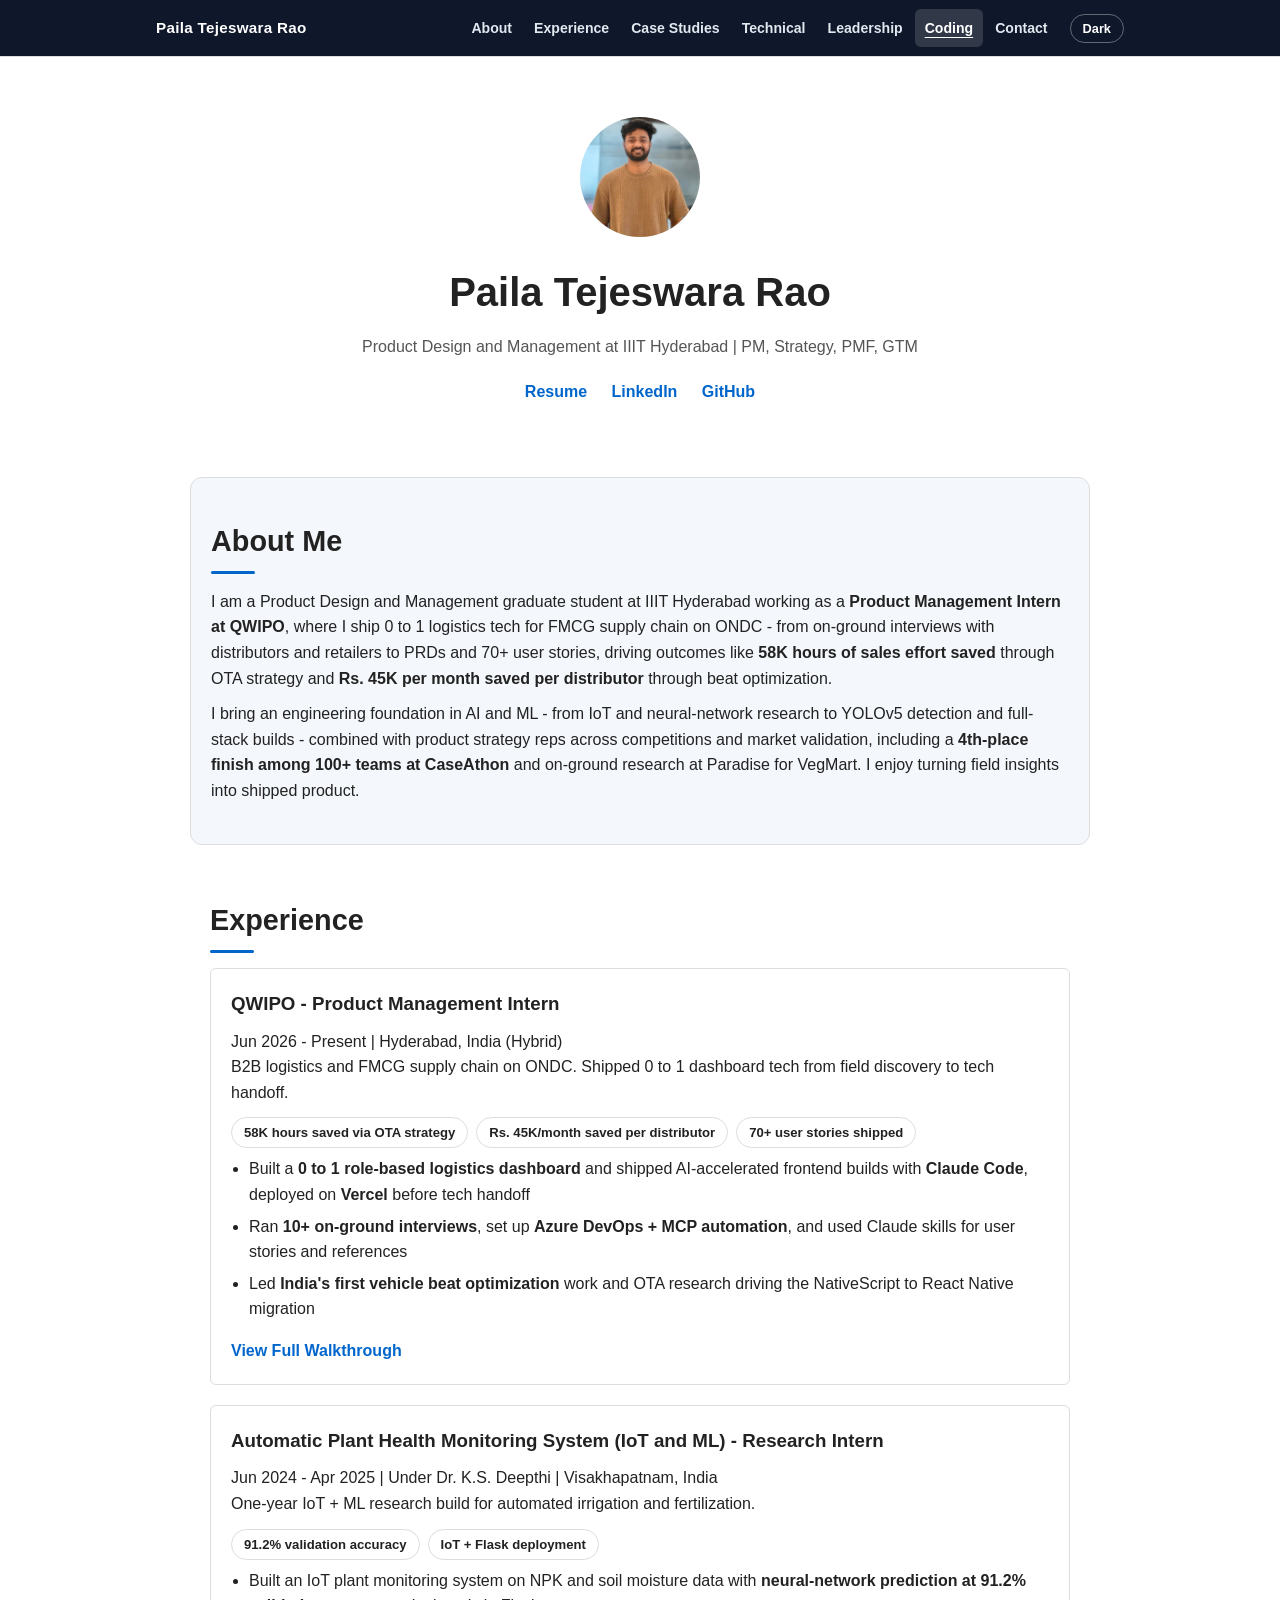
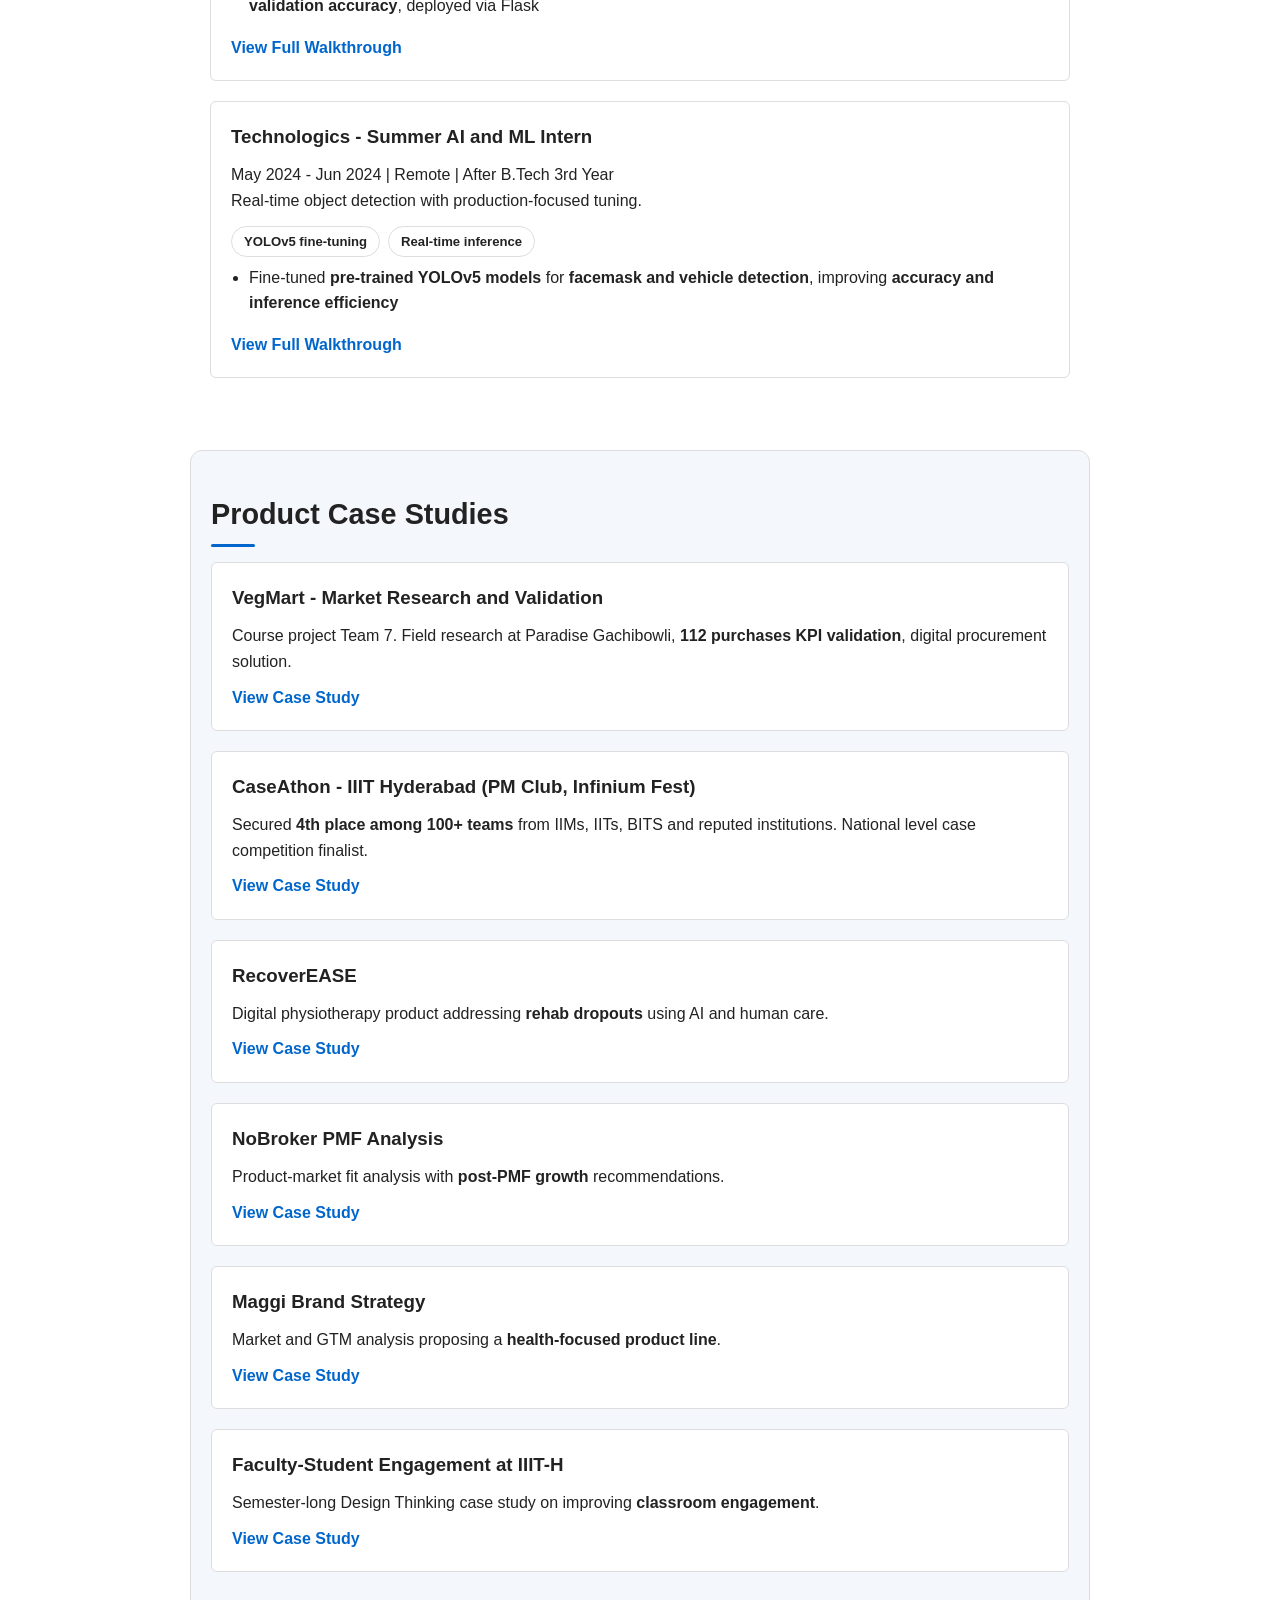
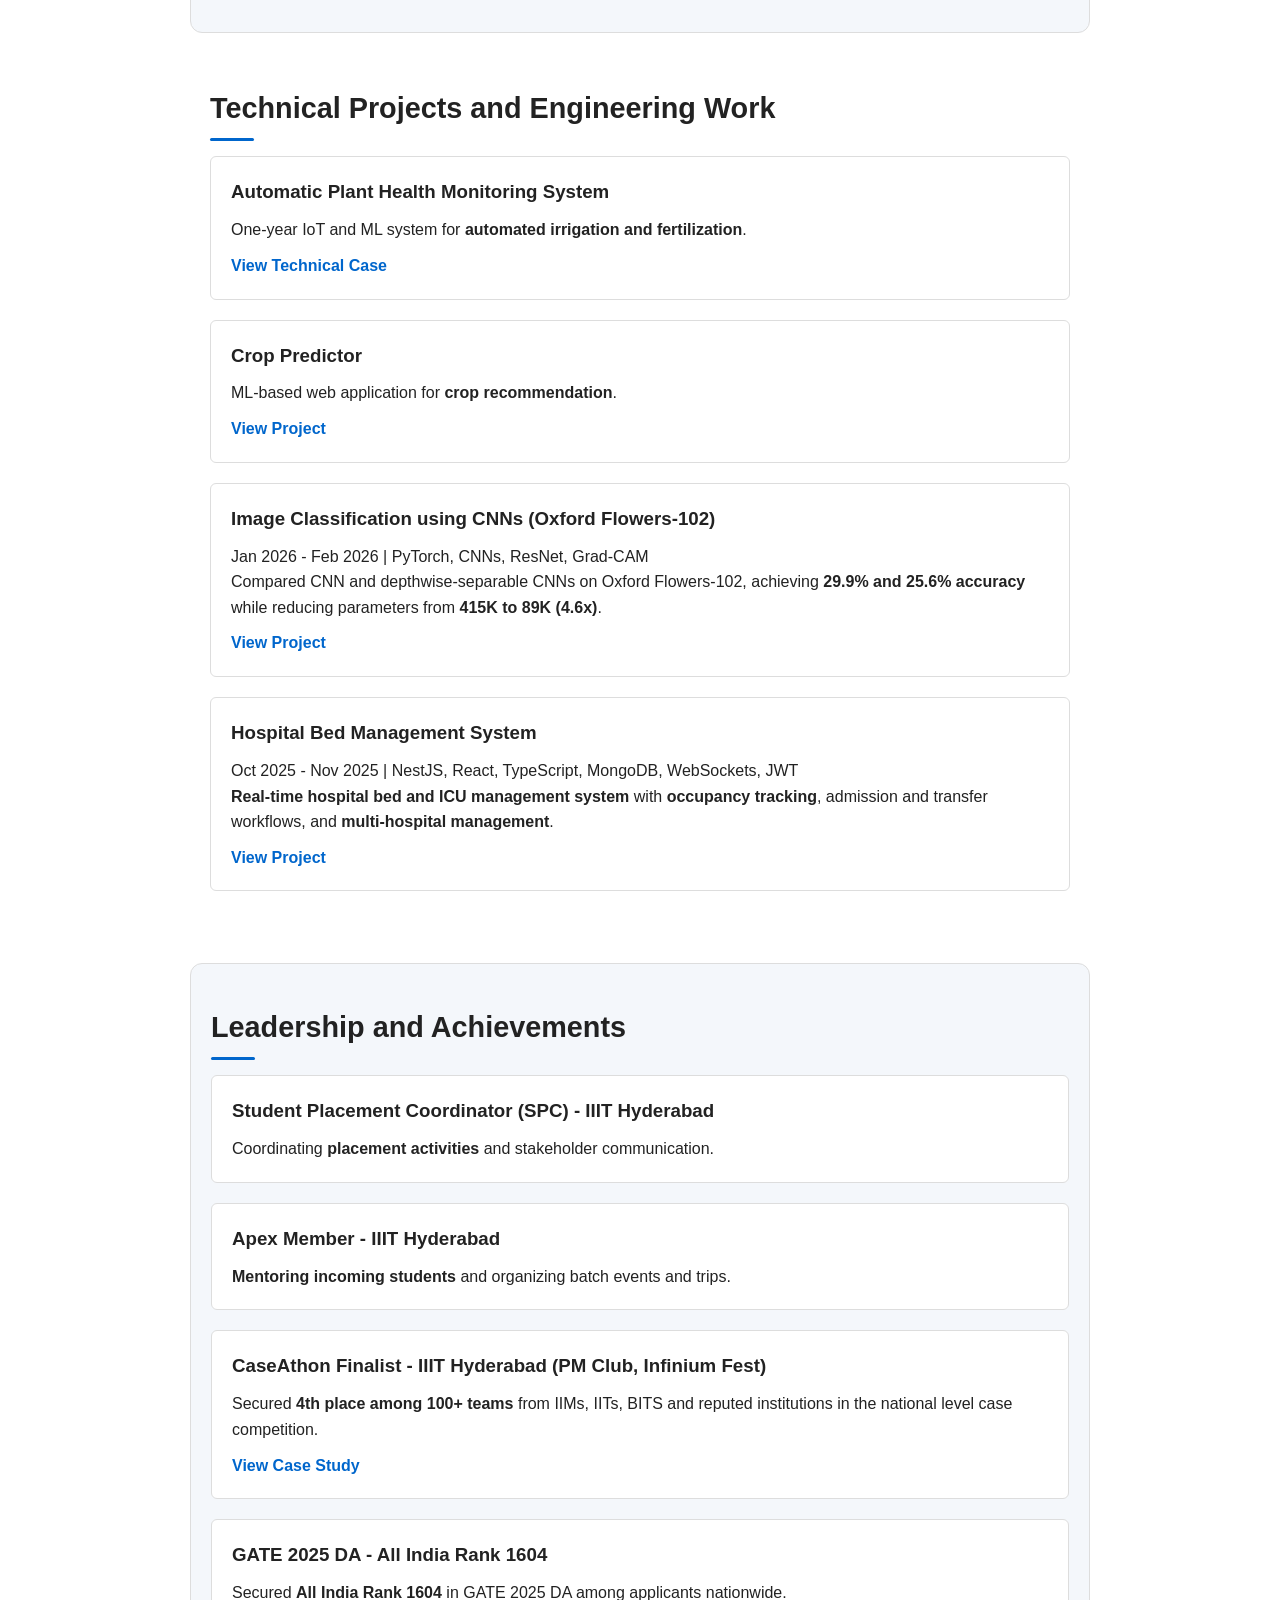
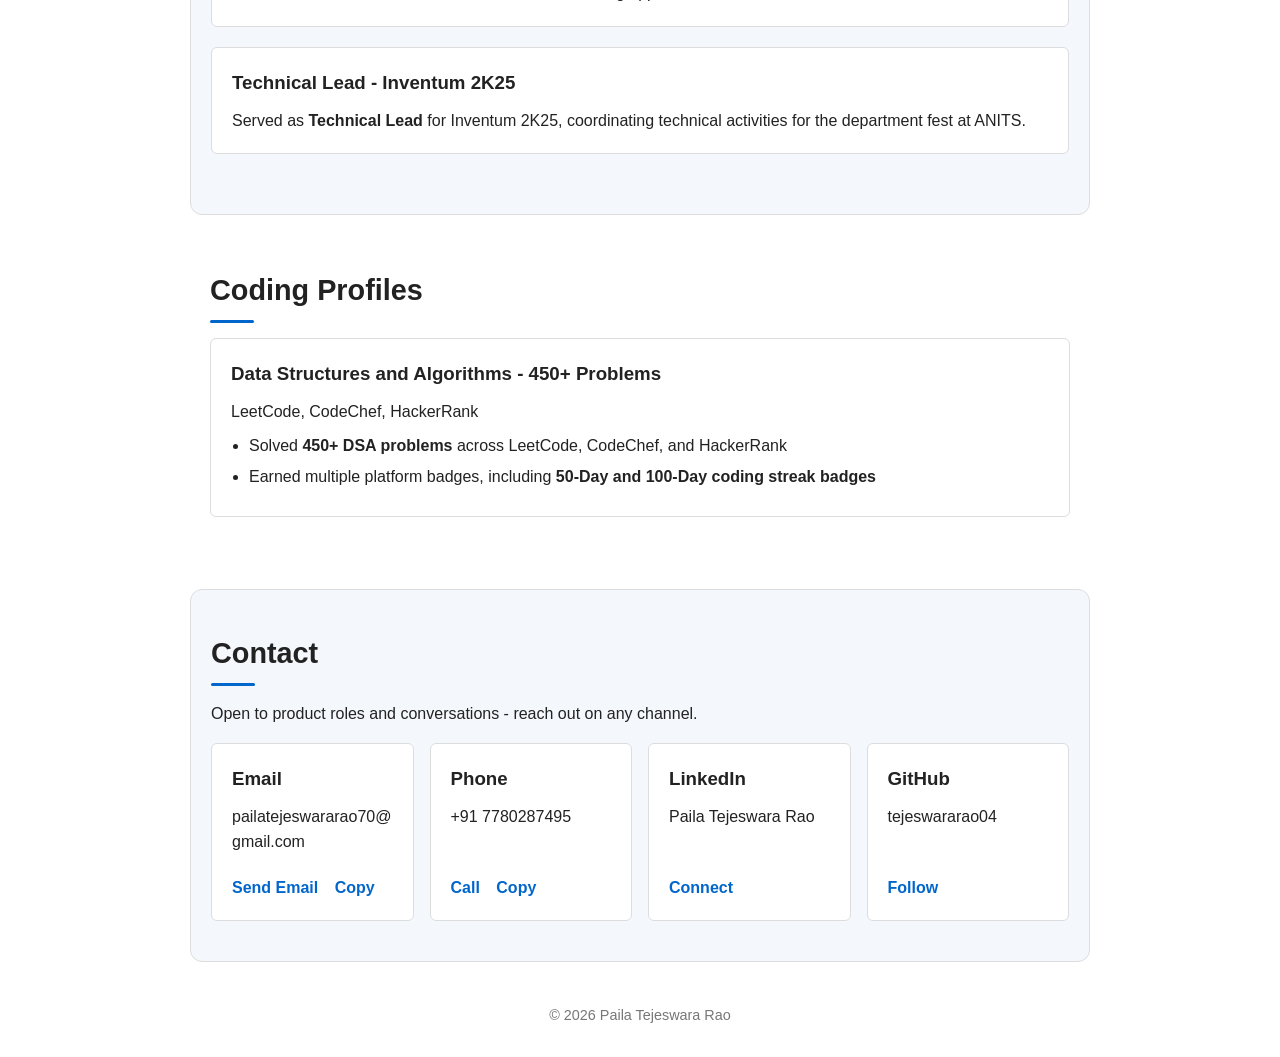
<file: index.html>
<!DOCTYPE html>
<html lang="en">
<head>
    <meta charset="UTF-8" />
    <meta name="viewport" content="width=device-width, initial-scale=1.0" />
    <title>Paila Tejeswara Rao | Product Portfolio</title>
    <link rel="stylesheet" href="style.css?v=6" />
</head>
<body>

<nav class="topnav">
    <div class="topnav-inner">
        <a class="nav-brand" href="#">Paila Tejeswara Rao</a>
        <div class="nav-links">
            <a href="#about">About</a>
            <a href="#experience">Experience</a>
            <a href="#case-studies">Case Studies</a>
            <a href="#technical">Technical</a>
            <a href="#leadership">Leadership</a>
            <a href="#coding">Coding</a>
            <a href="#contact">Contact</a>
        </div>
        <button class="theme-btn" id="themeToggle" type="button">Dark</button>
    </div>
</nav>

<section class="hero">
    <img src="assets/profile.jpg" alt="Paila Tejeswara Rao" class="profile-pic">
    <h1>Paila Tejeswara Rao</h1>
    <p class="tagline">
        Product Design and Management at IIIT Hyderabad | PM, Strategy, PMF, GTM
    </p>

    <div class="links">
        <a href="https://drive.google.com/drive/folders/1u8DebyjQ6XSPWn9_w6RH54jXZ9j52iEa?usp=drive_link" target="_blank">Resume</a>
        <a href="https://www.linkedin.com/in/tejeswara-rao-paila-58511423a/" target="_blank">LinkedIn</a>
        <a href="https://github.com/tejeswararao04" target="_blank">GitHub</a>
    </div>
</section>

<section class="about section-band" id="about">
    <h2>About Me</h2>
    <p>
        I am a Product Design and Management graduate student at IIIT Hyderabad working
        as a <strong>Product Management Intern at QWIPO</strong>, where I ship 0 to 1 logistics tech for
        FMCG supply chain on ONDC - from on-ground interviews with distributors and
        retailers to PRDs and 70+ user stories, driving outcomes like <strong>58K hours of sales effort saved</strong> through OTA strategy and <strong>Rs. 45K per month saved per distributor</strong>
        through beat optimization.
    </p>
    <p style="margin-top:10px;">
        I bring an engineering foundation in AI and ML - from IoT and neural-network
        research to YOLOv5 detection and full-stack builds - combined with product
        strategy reps across competitions and market validation, including a <strong>4th-place finish among 100+ teams at CaseAthon</strong> and on-ground research at Paradise for
        VegMart. I enjoy turning field insights into shipped product.
    </p>
</section>

<section class="experience" id="experience">
    <h2>Experience</h2>

    <div class="project-card">
        <h3>QWIPO - Product Management Intern</h3>
        <p>Jun 2026 - Present | Hyderabad, India (Hybrid)</p>
        <p>B2B logistics and FMCG supply chain on ONDC. Shipped 0 to 1 dashboard tech from field discovery to tech handoff.</p>
        <div class="chips">
            <span>58K hours saved via OTA strategy</span>
            <span>Rs. 45K/month saved per distributor</span>
            <span>70+ user stories shipped</span>
        </div>
        <ul class="exp-points">
            <li>Built a <strong>0 to 1 role-based logistics dashboard</strong> and shipped AI-accelerated frontend builds with <strong>Claude Code</strong>, deployed on <strong>Vercel</strong> before tech handoff</li>
            <li>Ran <strong>10+ on-ground interviews</strong>, set up <strong>Azure DevOps + MCP automation</strong>, and used Claude skills for user stories and references</li>
            <li>Led <strong>India's first vehicle beat optimization</strong> work and OTA research driving the NativeScript to React Native migration</li>
        </ul>
        <a href="cases/qwipo.html">View Full Walkthrough</a>
    </div>

    <div class="project-card">
        <h3>Automatic Plant Health Monitoring System (IoT and ML) - Research Intern</h3>
        <p>Jun 2024 - Apr 2025 | Under Dr. K.S. Deepthi | Visakhapatnam, India</p>
        <p>One-year IoT + ML research build for automated irrigation and fertilization.</p>
        <div class="chips">
            <span>91.2% validation accuracy</span>
            <span>IoT + Flask deployment</span>
        </div>
        <ul class="exp-points">
            <li>Built an IoT plant monitoring system on NPK and soil moisture data with <strong>neural-network prediction at 91.2% validation accuracy</strong>, deployed via Flask</li>
        </ul>
        <a href="cases/plant-monitoring.html">View Full Walkthrough</a>
    </div>

    <div class="project-card">
        <h3>Technologics - Summer AI and ML Intern</h3>
        <p>May 2024 - Jun 2024 | Remote | After B.Tech 3rd Year</p>
        <p>Real-time object detection with production-focused tuning.</p>
        <div class="chips">
            <span>YOLOv5 fine-tuning</span>
            <span>Real-time inference</span>
        </div>
        <ul class="exp-points">
            <li>Fine-tuned <strong>pre-trained YOLOv5 models</strong> for <strong>facemask and vehicle detection</strong>, improving <strong>accuracy and inference efficiency</strong></li>
        </ul>
        <a href="cases/technologics.html">View Full Walkthrough</a>
    </div>

</section>

<section class="projects section-band" id="case-studies">
    <h2>Product Case Studies</h2>

    <div class="project-card">
        <h3>VegMart - Market Research and Validation</h3>
        <p>Course project Team 7. Field research at Paradise Gachibowli, <strong>112 purchases KPI validation</strong>, digital procurement solution.</p>
        <a href="cases/vegmart.html">View Case Study</a>
    </div>

    <div class="project-card">
        <h3>CaseAthon - IIIT Hyderabad (PM Club, Infinium Fest)</h3>
        <p>Secured <strong>4th place among 100+ teams</strong> from IIMs, IITs, BITS and reputed institutions. National level case competition finalist.</p>
        <a href="cases/caseathon.html">View Case Study</a>
    </div>

    <div class="project-card">
        <h3>RecoverEASE</h3>
        <p>Digital physiotherapy product addressing <strong>rehab dropouts</strong> using AI and human care.</p>
        <a href="cases/recoverease.html">View Case Study</a>
    </div>

    <div class="project-card">
        <h3>NoBroker PMF Analysis</h3>
        <p>Product-market fit analysis with <strong>post-PMF growth</strong> recommendations.</p>
        <a href="cases/nobroker.html">View Case Study</a>
    </div>

    <div class="project-card">
        <h3>Maggi Brand Strategy</h3>
        <p>Market and GTM analysis proposing a <strong>health-focused product line</strong>.</p>
        <a href="cases/maggie.html">View Case Study</a>
    </div>

    <div class="project-card">
        <h3>Faculty-Student Engagement at IIIT-H</h3>
        <p>Semester-long Design Thinking case study on improving <strong>classroom engagement</strong>.</p>
        <a href="cases/faculty-engagement.html">View Case Study</a>
    </div>
</section>

<section class="projects" id="technical">
    <h2>Technical Projects and Engineering Work</h2>

    <div class="project-card">
        <h3>Automatic Plant Health Monitoring System</h3>
        <p>One-year IoT and ML system for <strong>automated irrigation and fertilization</strong>.</p>
        <a href="cases/plant-monitoring.html">View Technical Case</a>
    </div>

    <div class="project-card">
        <h3>Crop Predictor</h3>
        <p>ML-based web application for <strong>crop recommendation</strong>.</p>
        <a href="cases/crop-predictor.html">View Project</a>
    </div>

    <div class="project-card">
        <h3>Image Classification using CNNs (Oxford Flowers-102)</h3>
        <p>Jan 2026 - Feb 2026 | PyTorch, CNNs, ResNet, Grad-CAM</p>
        <p>Compared CNN and depthwise-separable CNNs on Oxford Flowers-102, achieving <strong>29.9% and 25.6% accuracy</strong> while reducing parameters from <strong>415K to 89K (4.6x)</strong>.</p>
        <a href="cases/oxford-flowers.html">View Project</a>
    </div>

    <div class="project-card">
        <h3>Hospital Bed Management System</h3>
        <p>Oct 2025 - Nov 2025 | NestJS, React, TypeScript, MongoDB, WebSockets, JWT</p>
        <p><strong>Real-time hospital bed and ICU management system</strong> with <strong>occupancy tracking</strong>, admission and transfer workflows, and <strong>multi-hospital management</strong>.</p>
        <a href="cases/bedmanager.html">View Project</a>
    </div>
</section>

<section class="projects section-band" id="leadership">
    <h2>Leadership and Achievements</h2>

    <div class="project-card">
        <h3>Student Placement Coordinator (SPC) - IIIT Hyderabad</h3>
        <p>Coordinating <strong>placement activities</strong> and stakeholder communication.</p>
    </div>

    <div class="project-card">
        <h3>Apex Member - IIIT Hyderabad</h3>
        <p><strong>Mentoring incoming students</strong> and organizing batch events and trips.</p>
    </div>

    <div class="project-card">
        <h3>CaseAthon Finalist - IIIT Hyderabad (PM Club, Infinium Fest)</h3>
        <p>Secured <strong>4th place among 100+ teams</strong> from IIMs, IITs, BITS and reputed institutions in the national level case competition.</p>
        <a href="cases/caseathon.html">View Case Study</a>
    </div>

    <div class="project-card">
        <h3>GATE 2025 DA - All India Rank 1604</h3>
        <p>Secured <strong>All India Rank 1604</strong> in GATE 2025 DA among applicants nationwide.</p>
    </div>

    <div class="project-card">
        <h3>Technical Lead - Inventum 2K25</h3>
        <p>Served as <strong>Technical Lead</strong> for Inventum 2K25, coordinating technical activities for the department fest at ANITS.</p>
    </div>
</section>

<section class="projects" id="coding">
    <h2>Coding Profiles</h2>

    <div class="project-card">
        <h3>Data Structures and Algorithms - 450+ Problems</h3>
        <p>LeetCode, CodeChef, HackerRank</p>
        <ul class="exp-points">
            <li>Solved <strong>450+ DSA problems</strong> across LeetCode, CodeChef, and HackerRank</li>
            <li>Earned multiple platform badges, including <strong>50-Day and 100-Day coding streak badges</strong></li>
        </ul>
    </div>
</section>

<section class="projects section-band" id="contact">
    <h2>Contact</h2>
    <p>Open to product roles and conversations - reach out on any channel.</p>

    <div class="contact-grid">
        <div class="project-card contact-card">
            <h3>Email</h3>
            <p>pailatejeswararao70@gmail.com</p>
            <div class="contact-actions">
                <a href="mailto:pailatejeswararao70@gmail.com">Send Email</a>
                <button class="copy-btn" type="button" data-copy="pailatejeswararao70@gmail.com">Copy</button>
            </div>
        </div>

        <div class="project-card contact-card">
            <h3>Phone</h3>
            <p>+91 7780287495</p>
            <div class="contact-actions">
                <a href="tel:+917780287495">Call</a>
                <button class="copy-btn" type="button" data-copy="+917780287495">Copy</button>
            </div>
        </div>

        <div class="project-card contact-card">
            <h3>LinkedIn</h3>
            <p>Paila Tejeswara Rao</p>
            <div class="contact-actions">
                <a href="https://www.linkedin.com/in/tejeswara-rao-paila-58511423a/" target="_blank">Connect</a>
            </div>
        </div>

        <div class="project-card contact-card">
            <h3>GitHub</h3>
            <p>tejeswararao04</p>
            <div class="contact-actions">
                <a href="https://github.com/tejeswararao04" target="_blank">Follow</a>
            </div>
        </div>
    </div>
</section>

<footer>
    <p>© 2026 Paila Tejeswara Rao</p>
</footer>

<script>
(function () {
    try {
        var root = document.documentElement;
        var saved = null;
        try { saved = localStorage.getItem('theme'); } catch (e) {}
        if (saved === 'dark' || saved === 'light') {
            root.setAttribute('data-theme', saved);
        } else if (window.matchMedia && window.matchMedia('(prefers-color-scheme: dark)').matches) {
            root.setAttribute('data-theme', 'dark');
        }
        var btn = document.getElementById('themeToggle');
        function updateLabel() {
            if (!btn) return;
            btn.textContent = root.getAttribute('data-theme') === 'dark' ? 'Light' : 'Dark';
        }
        updateLabel();
        if (btn) {
            btn.addEventListener('click', function () {
                var next = root.getAttribute('data-theme') === 'dark' ? 'light' : 'dark';
                root.setAttribute('data-theme', next);
                try { localStorage.setItem('theme', next); } catch (e) {}
                updateLabel();
            });
        }
        var spyLinks = Array.prototype.slice.call(document.querySelectorAll('.nav-links a[href^="#"]'));
        if ('IntersectionObserver' in window && spyLinks.length) {
            var spyMap = {};
            spyLinks.forEach(function (a) { spyMap[a.getAttribute('href').slice(1)] = a; });
            var spyObs = new IntersectionObserver(function (entries) {
                entries.forEach(function (entry) {
                    if (entry.isIntersecting) {
                        spyLinks.forEach(function (a) { a.classList.remove('active'); });
                        var link = spyMap[entry.target.id];
                        if (link) link.classList.add('active');
                    }
                });
            }, { rootMargin: '-40% 0px -55% 0px' });
            Object.keys(spyMap).forEach(function (id) {
                var sec = document.getElementById(id);
                if (sec) spyObs.observe(sec);
            });
        }
        Array.prototype.slice.call(document.querySelectorAll('[data-copy]')).forEach(function (copyBtn) {
            copyBtn.addEventListener('click', function () {
                var val = copyBtn.getAttribute('data-copy');
                function done() {
                    copyBtn.textContent = 'Copied';
                    setTimeout(function () { copyBtn.textContent = 'Copy'; }, 1500);
                }
                function fallbackCopy() {
                    var ta = document.createElement('textarea');
                    ta.value = val;
                    ta.setAttribute('readonly', '');
                    ta.style.position = 'fixed';
                    ta.style.opacity = '0';
                    document.body.appendChild(ta);
                    ta.select();
                    try { ta.setSelectionRange(0, val.length); } catch (e) {}
                    try {
                        if (document.execCommand('copy')) { done(); }
                    } catch (e) {}
                    document.body.removeChild(ta);
                }
                if (navigator.clipboard && navigator.clipboard.writeText) {
                    navigator.clipboard.writeText(val).then(done, fallbackCopy);
                } else {
                    fallbackCopy();
                }
            });
        });
    } catch (e) {}
})();
</script>

</body>
</html>
</file>
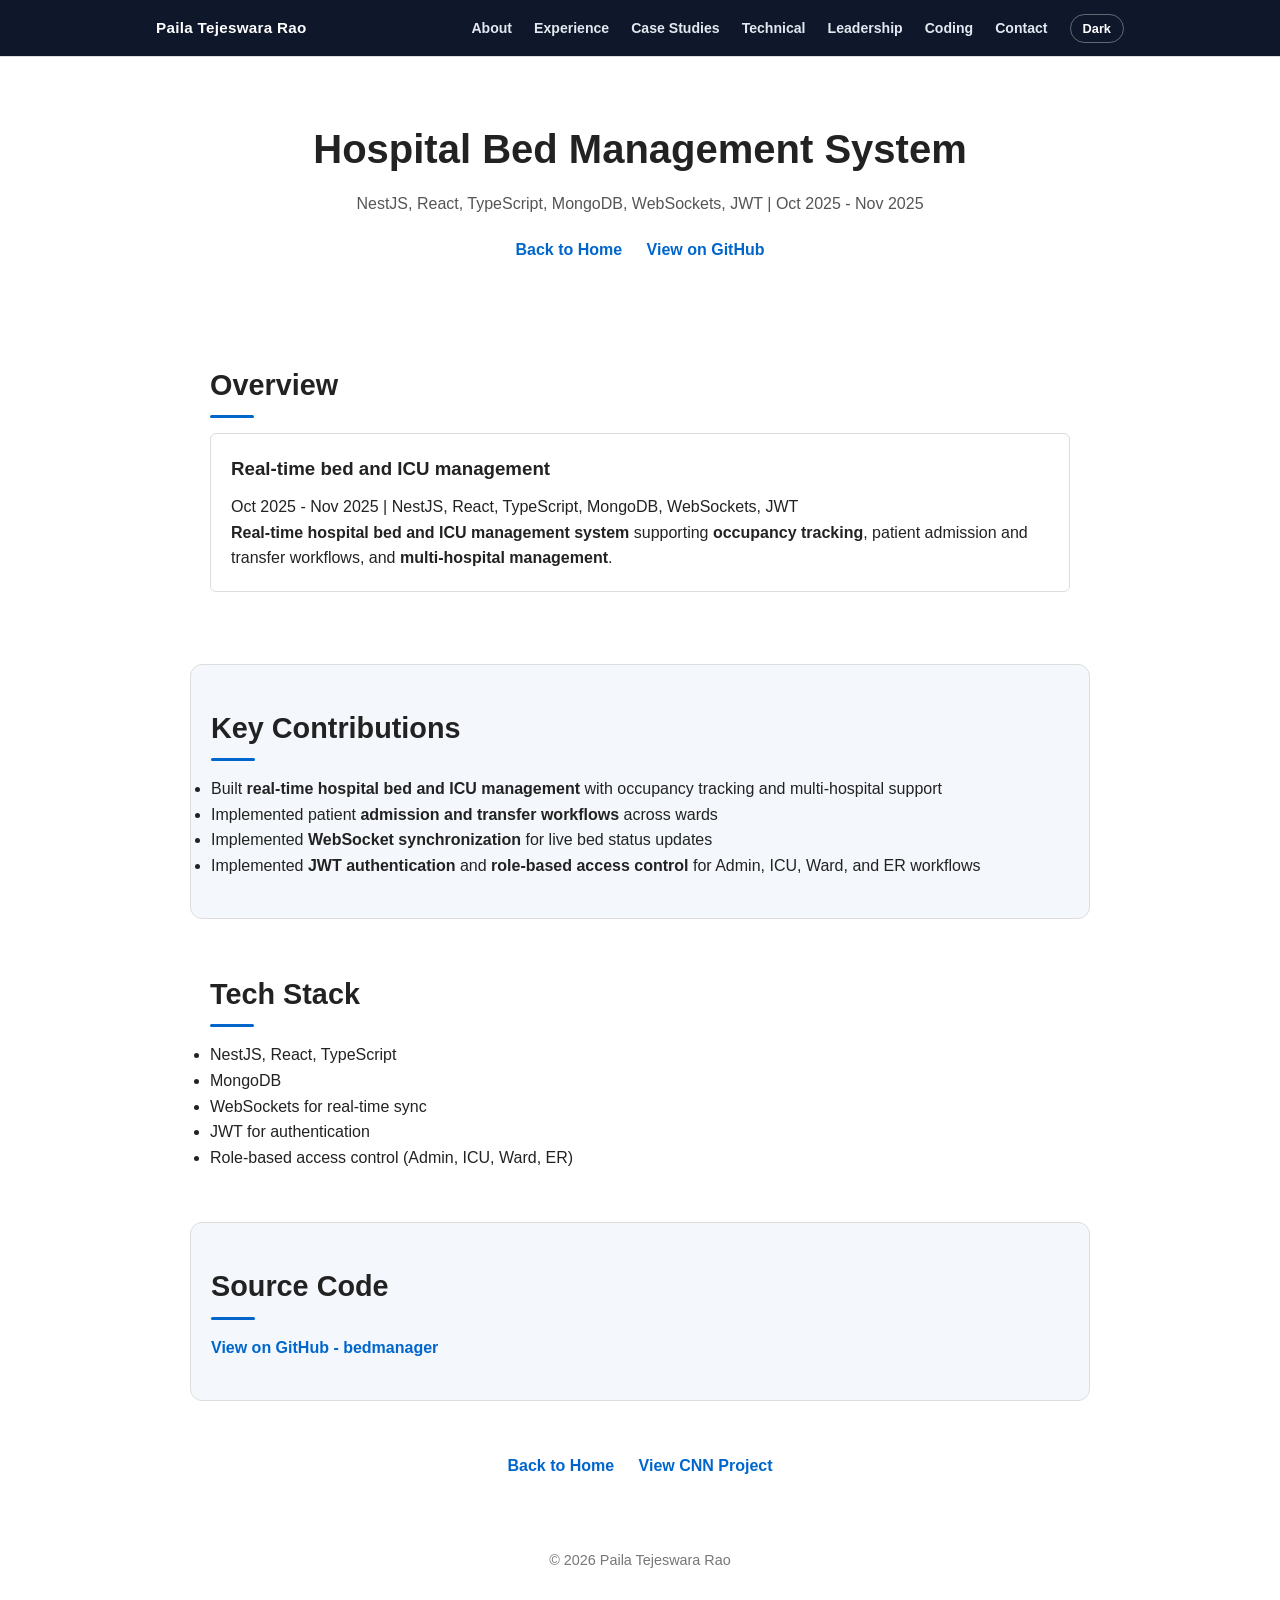
<file: cases/bedmanager.html>
<!DOCTYPE html>
<html lang="en">
<head>
    <meta charset="UTF-8">
    <meta name="viewport" content="width=device-width, initial-scale=1.0">
    <title>Hospital Bed Management System | Technical Project</title>
    <link rel="stylesheet" href="../style.css?v=6">
</head>
<body>

<nav class="topnav">
    <div class="topnav-inner">
        <a class="nav-brand" href="../index.html">Paila Tejeswara Rao</a>
        <div class="nav-links">
            <a href="../index.html#about">About</a>
            <a href="../index.html#experience">Experience</a>
            <a href="../index.html#case-studies">Case Studies</a>
            <a href="../index.html#technical">Technical</a>
            <a href="../index.html#leadership">Leadership</a>
            <a href="../index.html#coding">Coding</a>
            <a href="../index.html#contact">Contact</a>
        </div>
        <button class="theme-btn" id="themeToggle" type="button">Dark</button>
    </div>
</nav>


    <section class="hero">
        <h1>Hospital Bed Management System</h1>
        <p class="tagline">
            NestJS, React, TypeScript, MongoDB, WebSockets, JWT | Oct 2025 - Nov 2025
        </p>
        <div class="links">
            <a href="../index.html">Back to Home</a>
            <a href="https://github.com/leocodeio/bedmanager" target="_blank">View on GitHub</a>
        </div>
    </section>

    <section>
        <h2>Overview</h2>
        <div class="project-card">
            <h3>Real-time bed and ICU management</h3>
            <p>Oct 2025 - Nov 2025 | NestJS, React, TypeScript, MongoDB, WebSockets, JWT</p>
            <p><strong>Real-time hospital bed and ICU management system</strong> supporting <strong>occupancy tracking</strong>, patient admission and transfer workflows, and <strong>multi-hospital management</strong>.</p>
        </div>
    </section>

    <section class="section-band">
        <h2>Key Contributions</h2>
        <ul>
            <li>Built <strong>real-time hospital bed and ICU management</strong> with occupancy tracking and multi-hospital support</li>
            <li>Implemented patient <strong>admission and transfer workflows</strong> across wards</li>
            <li>Implemented <strong>WebSocket synchronization</strong> for live bed status updates</li>
            <li>Implemented <strong>JWT authentication</strong> and <strong>role-based access control</strong> for Admin, ICU, Ward, and ER workflows</li>
        </ul>
    </section>

    <section>
        <h2>Tech Stack</h2>
        <ul>
            <li>NestJS, React, TypeScript</li>
            <li>MongoDB</li>
            <li>WebSockets for real-time sync</li>
            <li>JWT for authentication</li>
            <li>Role-based access control (Admin, ICU, Ward, ER)</li>
        </ul>
    </section>

    <section class="section-band">
        <h2>Source Code</h2>
        <p>
            <a href="https://github.com/leocodeio/bedmanager" target="_blank">View on GitHub - bedmanager</a>
        </p>
    </section>

    <section>
        <div class="links" style="text-align:center;">
            <a href="../index.html">Back to Home</a>
            <a href="./oxford-flowers.html">View CNN Project</a>
        </div>
    </section>

    <footer>
        <p>© 2026 Paila Tejeswara Rao</p>
    </footer>

<script>
(function () {
    try {
        var root = document.documentElement;
        var saved = null;
        try { saved = localStorage.getItem('theme'); } catch (e) {}
        if (saved === 'dark' || saved === 'light') {
            root.setAttribute('data-theme', saved);
        } else if (window.matchMedia && window.matchMedia('(prefers-color-scheme: dark)').matches) {
            root.setAttribute('data-theme', 'dark');
        }
        var btn = document.getElementById('themeToggle');
        function updateLabel() {
            if (!btn) return;
            btn.textContent = root.getAttribute('data-theme') === 'dark' ? 'Light' : 'Dark';
        }
        updateLabel();
        if (btn) {
            btn.addEventListener('click', function () {
                var next = root.getAttribute('data-theme') === 'dark' ? 'light' : 'dark';
                root.setAttribute('data-theme', next);
                try { localStorage.setItem('theme', next); } catch (e) {}
                updateLabel();
            });
        }
    } catch (e) {}
})();
</script>


</body>
</html>
</file>
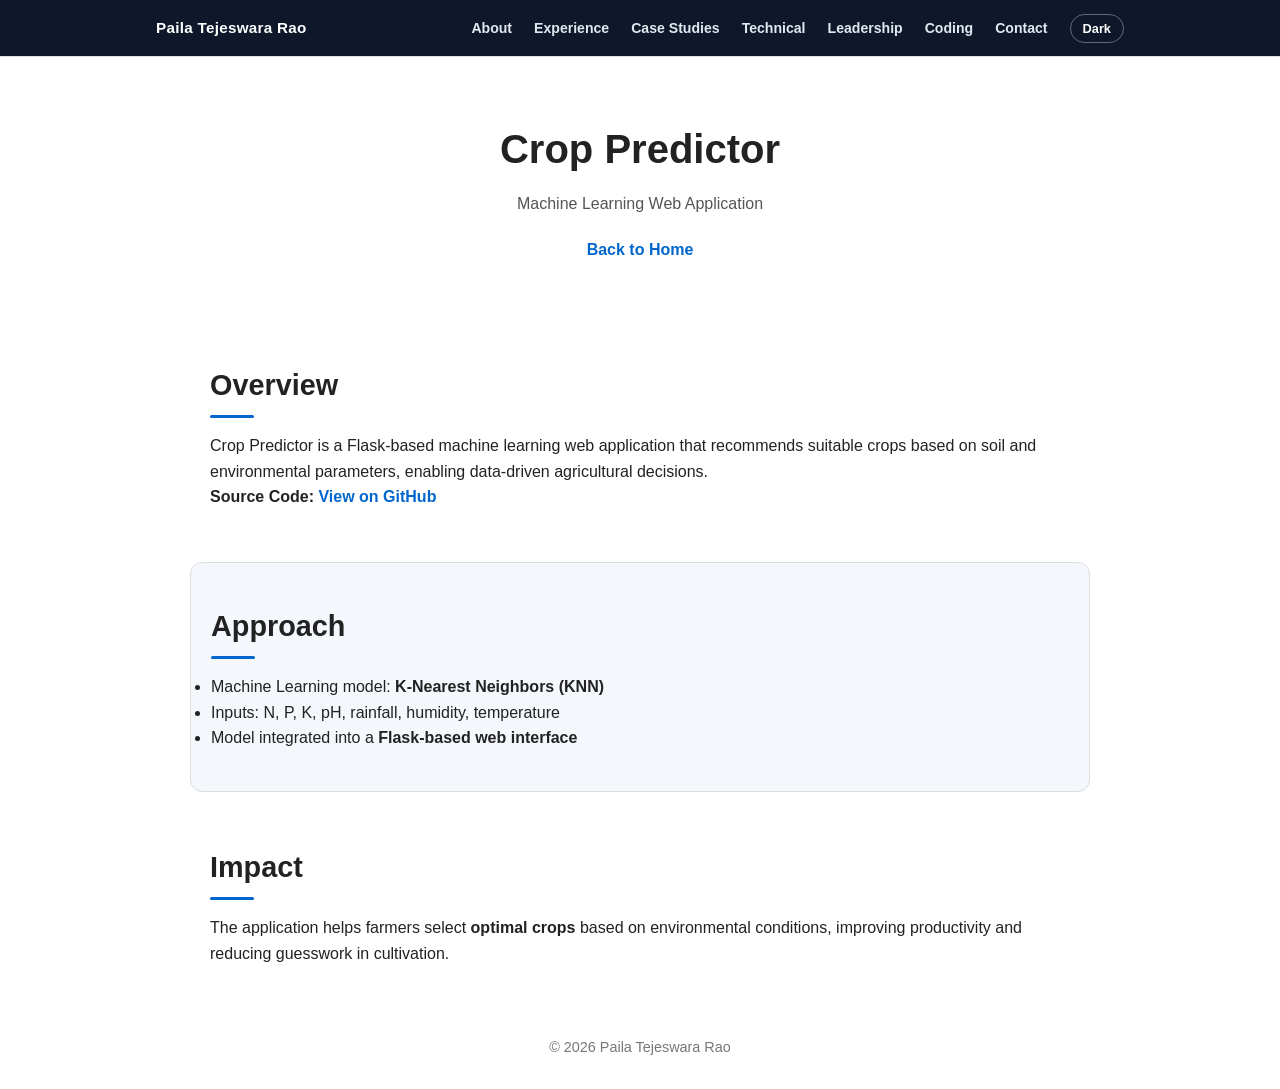
<file: cases/crop-predictor.html>
<!DOCTYPE html>
<html lang="en">
<head>
    <meta charset="UTF-8">
    <meta name="viewport" content="width=device-width, initial-scale=1.0">
    <title>Crop Predictor | Machine Learning Project</title>
    <link rel="stylesheet" href="../style.css?v=6">
</head>
<body>

<nav class="topnav">
    <div class="topnav-inner">
        <a class="nav-brand" href="../index.html">Paila Tejeswara Rao</a>
        <div class="nav-links">
            <a href="../index.html#about">About</a>
            <a href="../index.html#experience">Experience</a>
            <a href="../index.html#case-studies">Case Studies</a>
            <a href="../index.html#technical">Technical</a>
            <a href="../index.html#leadership">Leadership</a>
            <a href="../index.html#coding">Coding</a>
            <a href="../index.html#contact">Contact</a>
        </div>
        <button class="theme-btn" id="themeToggle" type="button">Dark</button>
    </div>
</nav>


    <!-- HEADER -->
    <section class="hero">
        <h1>Crop Predictor</h1>
        <p class="tagline">
            Machine Learning Web Application
        </p>
        <div class="links">
            <a href="../index.html">Back to Home</a>
        </div>
    </section>

    <!-- OVERVIEW -->
    <section>
        <h2>Overview</h2>
        <p>
            Crop Predictor is a Flask-based machine learning web application that
            recommends suitable crops based on soil and environmental parameters,
            enabling data-driven agricultural decisions.
        </p>
        <p>
            <strong>Source Code:</strong>
            <a href="https://github.com/tejeswararao04/Crop-predictor/tree/main/ptr" target="_blank">
                View on GitHub
            </a>
        </p>
    </section>

    <!-- APPROACH -->
    <section class="section-band">
        <h2>Approach</h2>
        <ul>
            <li>Machine Learning model: <strong>K-Nearest Neighbors (KNN)</strong></li>
            <li>Inputs: N, P, K, pH, rainfall, humidity, temperature</li>
            <li>Model integrated into a <strong>Flask-based web interface</strong></li>
        </ul>
    </section>

    <!-- IMPACT -->
    <section>
        <h2>Impact</h2>
        <p>
            The application helps farmers select <strong>optimal crops</strong> based on environmental
            conditions, improving productivity and reducing guesswork in cultivation.
        </p>
    </section>

    <footer>
        <p>© 2026 Paila Tejeswara Rao</p>
    </footer>

<script>
(function () {
    try {
        var root = document.documentElement;
        var saved = null;
        try { saved = localStorage.getItem('theme'); } catch (e) {}
        if (saved === 'dark' || saved === 'light') {
            root.setAttribute('data-theme', saved);
        } else if (window.matchMedia && window.matchMedia('(prefers-color-scheme: dark)').matches) {
            root.setAttribute('data-theme', 'dark');
        }
        var btn = document.getElementById('themeToggle');
        function updateLabel() {
            if (!btn) return;
            btn.textContent = root.getAttribute('data-theme') === 'dark' ? 'Light' : 'Dark';
        }
        updateLabel();
        if (btn) {
            btn.addEventListener('click', function () {
                var next = root.getAttribute('data-theme') === 'dark' ? 'light' : 'dark';
                root.setAttribute('data-theme', next);
                try { localStorage.setItem('theme', next); } catch (e) {}
                updateLabel();
            });
        }
    } catch (e) {}
})();
</script>


</body>
</html>
</file>
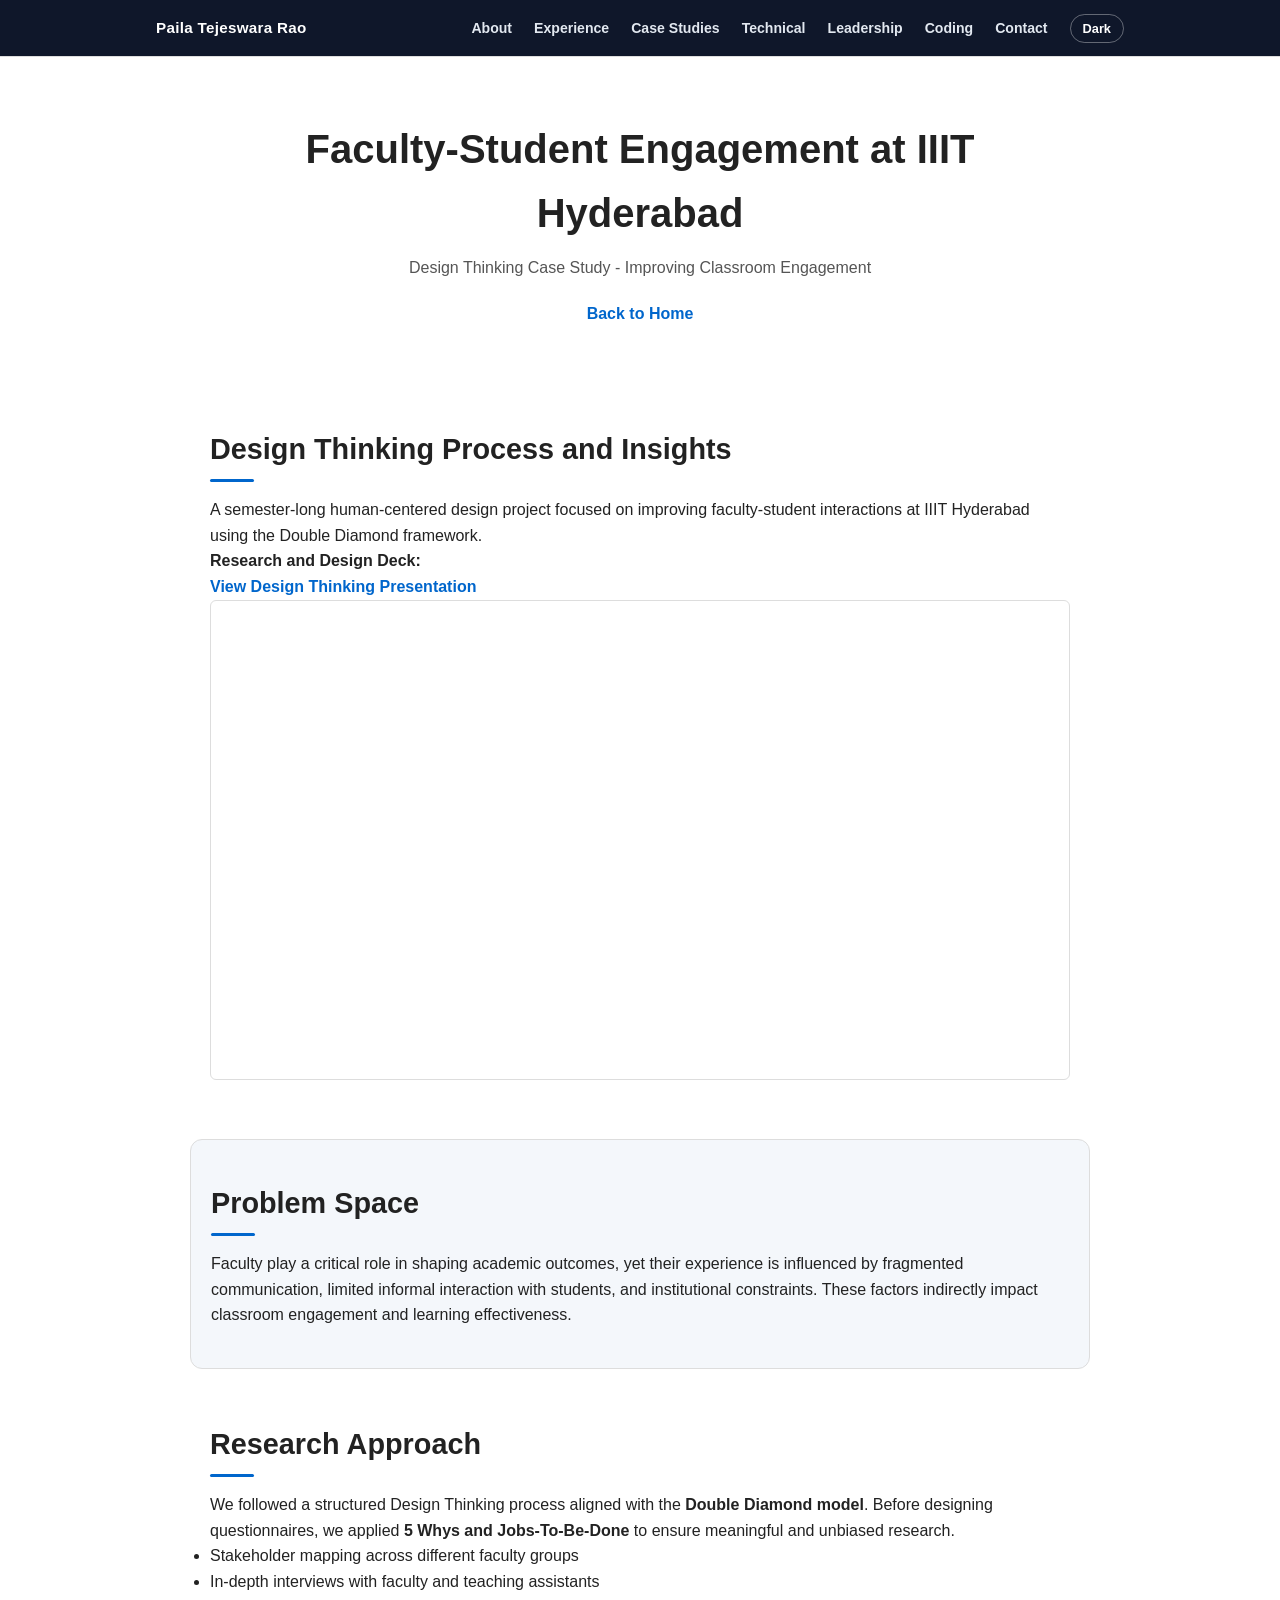
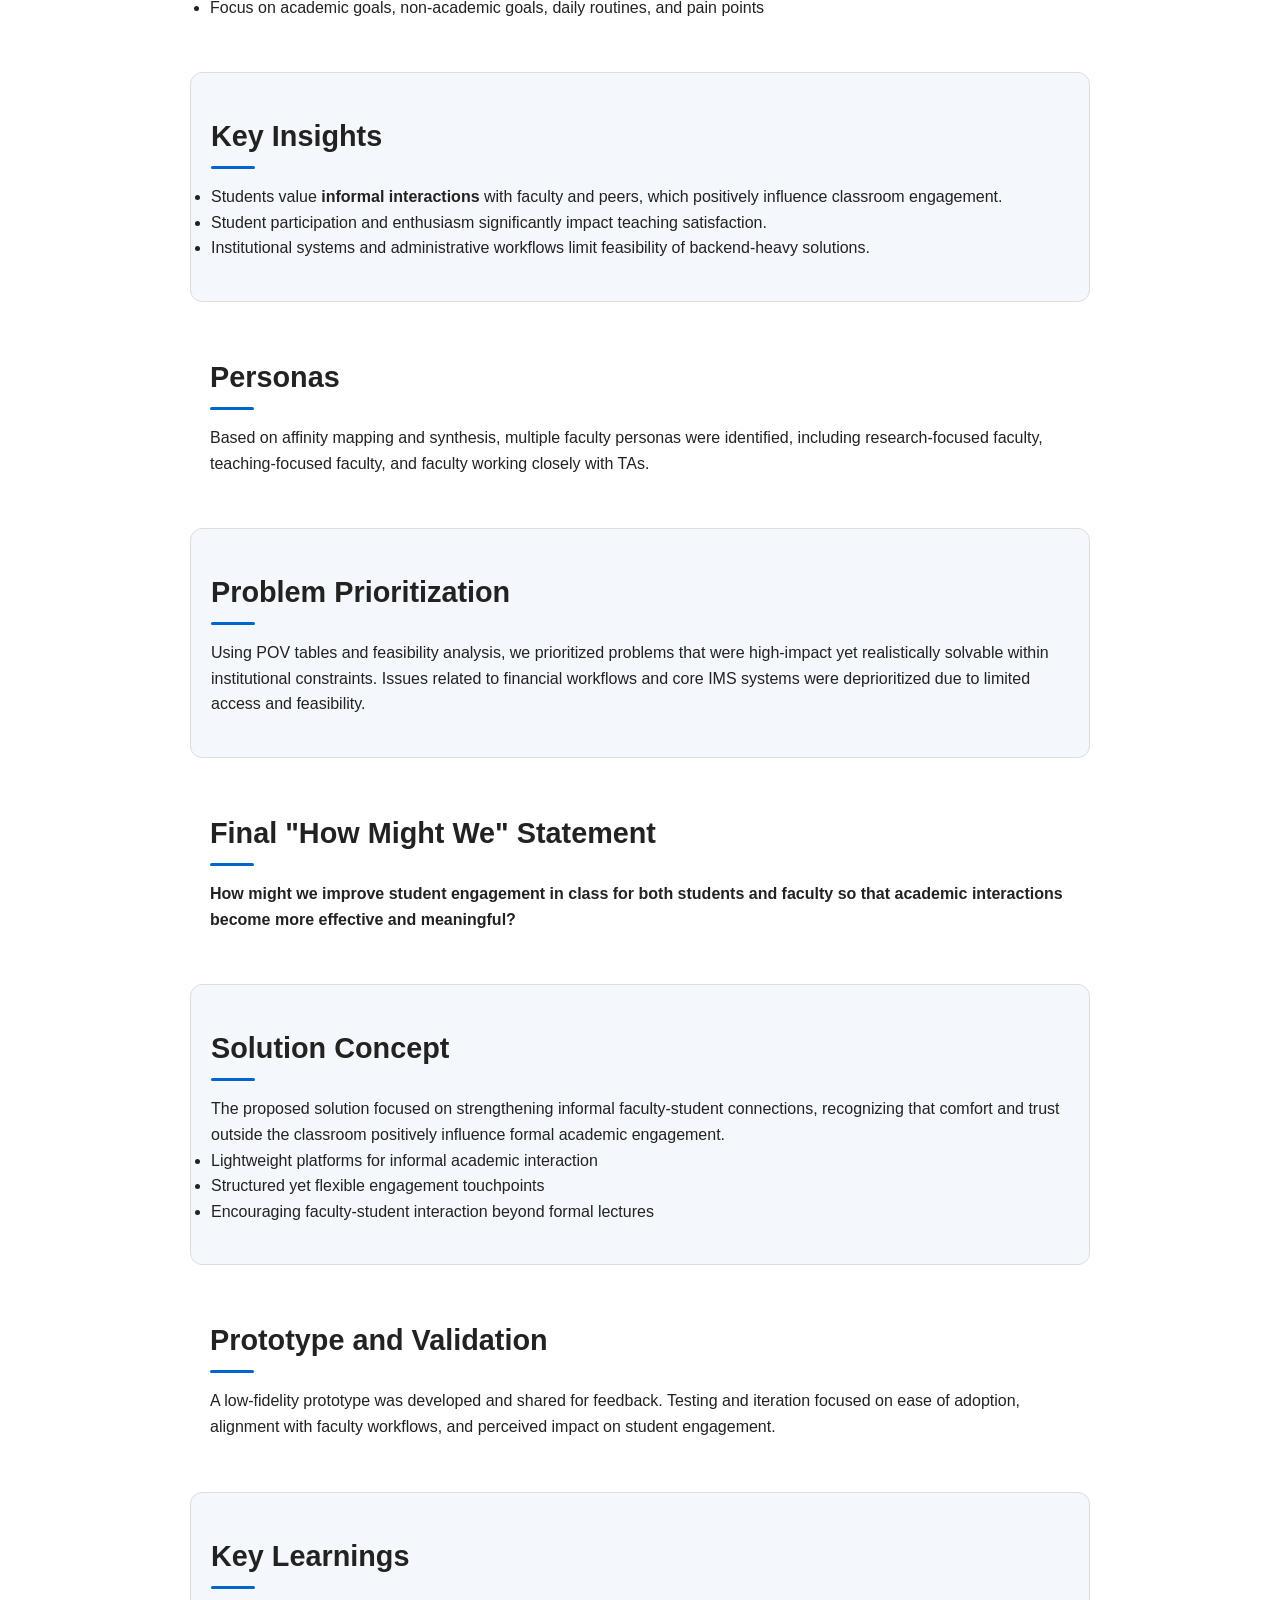
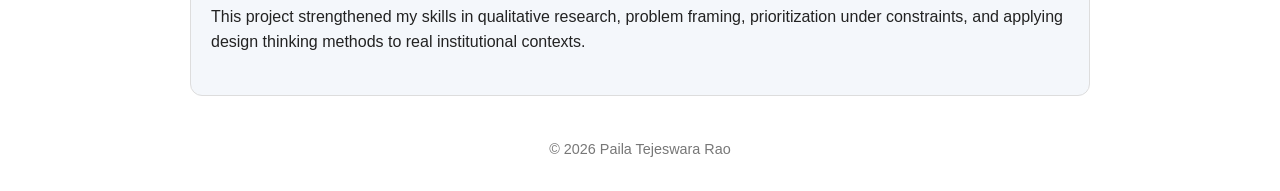
<file: cases/faculty-engagement.html>
<!DOCTYPE html>
<html lang="en">
<head>
    <meta charset="UTF-8">
    <meta name="viewport" content="width=device-width, initial-scale=1.0">
    <title>Faculty-Student Engagement | Design Thinking Case Study</title>
    <link rel="stylesheet" href="../style.css?v=6">
</head>
<body>

<nav class="topnav">
    <div class="topnav-inner">
        <a class="nav-brand" href="../index.html">Paila Tejeswara Rao</a>
        <div class="nav-links">
            <a href="../index.html#about">About</a>
            <a href="../index.html#experience">Experience</a>
            <a href="../index.html#case-studies">Case Studies</a>
            <a href="../index.html#technical">Technical</a>
            <a href="../index.html#leadership">Leadership</a>
            <a href="../index.html#coding">Coding</a>
            <a href="../index.html#contact">Contact</a>
        </div>
        <button class="theme-btn" id="themeToggle" type="button">Dark</button>
    </div>
</nav>


    <!-- HEADER -->
    <section class="hero">
        <h1>Faculty-Student Engagement at IIIT Hyderabad</h1>
        <p class="tagline">
            Design Thinking Case Study - Improving Classroom Engagement
        </p>
        <div class="links">
            <a href="../index.html">Back to Home</a>
        </div>
    </section>

    <!-- OVERVIEW -->
    <section>
    <h2>Design Thinking Process and Insights</h2>

    <p>
        A semester-long human-centered design project focused on improving
        faculty-student interactions at IIIT Hyderabad using the Double Diamond framework.
    </p>

    <p>
        <strong>Research and Design Deck:</strong><br>
        <a href="https://drive.google.com/file/d/158v3V44B7T1Xq7uHgv48AraIRSyjlXrb/view"
           target="_blank">
            View Design Thinking Presentation
        </a>
    </p>

    <iframe
        src="https://drive.google.com/file/d/158v3V44B7T1Xq7uHgv48AraIRSyjlXrb/preview"
        width="100%"
        height="480"
        allowfullscreen>
    </iframe>
</section>


    <!-- PROBLEM SPACE -->
    <section class="section-band">
        <h2>Problem Space</h2>
        <p>
            Faculty play a critical role in shaping academic outcomes, yet their experience
            is influenced by fragmented communication, limited informal interaction with
            students, and institutional constraints. These factors indirectly impact
            classroom engagement and learning effectiveness.
        </p>
    </section>

    <!-- RESEARCH APPROACH -->
    <section>
        <h2>Research Approach</h2>
        <p>
            We followed a structured Design Thinking process aligned with the <strong>Double Diamond model</strong>.
            Before designing questionnaires, we applied <strong>5 Whys and Jobs-To-Be-Done</strong> to ensure
            meaningful and unbiased research.
        </p>
        <ul>
            <li>Stakeholder mapping across different faculty groups</li>
            <li>In-depth interviews with faculty and teaching assistants</li>
            <li>Focus on academic goals, non-academic goals, daily routines, and pain points</li>
        </ul>
    </section>

    <!-- INSIGHTS -->
    <section class="section-band">
        <h2>Key Insights</h2>
        <ul>
            <li>Students value <strong>informal interactions</strong> with faculty and peers, which positively influence classroom engagement.</li>
            <li>Student participation and enthusiasm significantly impact teaching satisfaction.</li>
            <li>Institutional systems and administrative workflows limit feasibility of backend-heavy solutions.</li>
        </ul>
    </section>

    <!-- PERSONAS -->
    <section>
        <h2>Personas</h2>
        <p>
            Based on affinity mapping and synthesis, multiple faculty personas were identified,
            including research-focused faculty, teaching-focused faculty, and faculty working
            closely with TAs.
        </p>
    </section>

    <!-- PRIORITIZATION -->
    <section class="section-band">
        <h2>Problem Prioritization</h2>
        <p>
            Using POV tables and feasibility analysis, we prioritized problems that were
            high-impact yet realistically solvable within institutional constraints.
            Issues related to financial workflows and core IMS systems were deprioritized
            due to limited access and feasibility.
        </p>
    </section>

    <!-- HMW -->
    <section>
        <h2>Final "How Might We" Statement</h2>
        <p>
            <strong>
                How might we improve student engagement in class for both students and faculty
                so that academic interactions become more effective and meaningful?
            </strong>
        </p>
    </section>

    <!-- SOLUTION -->
    <section class="section-band">
        <h2>Solution Concept</h2>
        <p>
            The proposed solution focused on strengthening informal faculty-student connections,
            recognizing that comfort and trust outside the classroom positively influence
            formal academic engagement.
        </p>
        <ul>
            <li>Lightweight platforms for informal academic interaction</li>
            <li>Structured yet flexible engagement touchpoints</li>
            <li>Encouraging faculty-student interaction beyond formal lectures</li>
        </ul>
    </section>

    <!-- PROTOTYPE -->
    <section>
        <h2>Prototype and Validation</h2>
        <p>
            A low-fidelity prototype was developed and shared for feedback. Testing and
            iteration focused on ease of adoption, alignment with faculty workflows,
            and perceived impact on student engagement.
        </p>
    </section>

    <!-- LEARNINGS -->
    <section class="section-band">
        <h2>Key Learnings</h2>
        <p>
            This project strengthened my skills in qualitative research, problem framing,
            prioritization under constraints, and applying design thinking methods to
            real institutional contexts.
        </p>
    </section>

    <footer>
        <p>© 2026 Paila Tejeswara Rao</p>
    </footer>

<script>
(function () {
    try {
        var root = document.documentElement;
        var saved = null;
        try { saved = localStorage.getItem('theme'); } catch (e) {}
        if (saved === 'dark' || saved === 'light') {
            root.setAttribute('data-theme', saved);
        } else if (window.matchMedia && window.matchMedia('(prefers-color-scheme: dark)').matches) {
            root.setAttribute('data-theme', 'dark');
        }
        var btn = document.getElementById('themeToggle');
        function updateLabel() {
            if (!btn) return;
            btn.textContent = root.getAttribute('data-theme') === 'dark' ? 'Light' : 'Dark';
        }
        updateLabel();
        if (btn) {
            btn.addEventListener('click', function () {
                var next = root.getAttribute('data-theme') === 'dark' ? 'light' : 'dark';
                root.setAttribute('data-theme', next);
                try { localStorage.setItem('theme', next); } catch (e) {}
                updateLabel();
            });
        }
    } catch (e) {}
})();
</script>


</body>
</html>
</file>
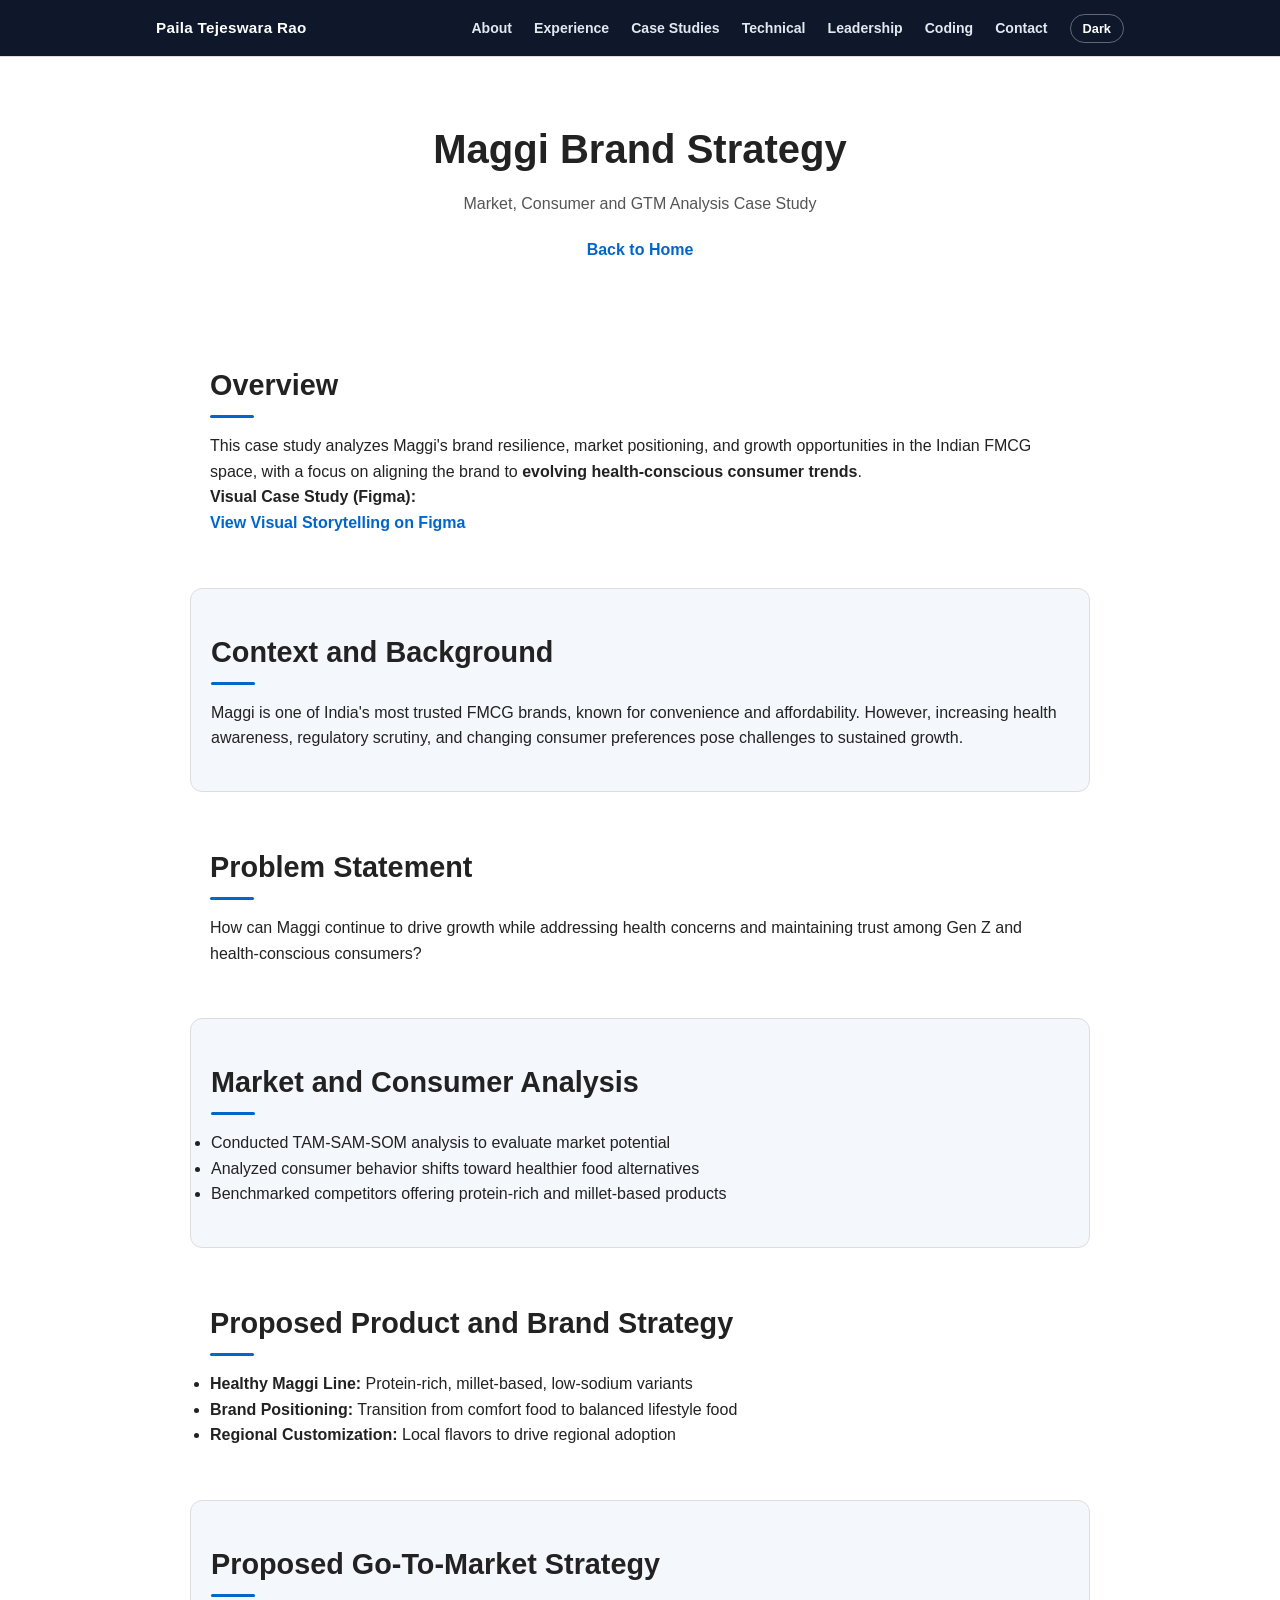
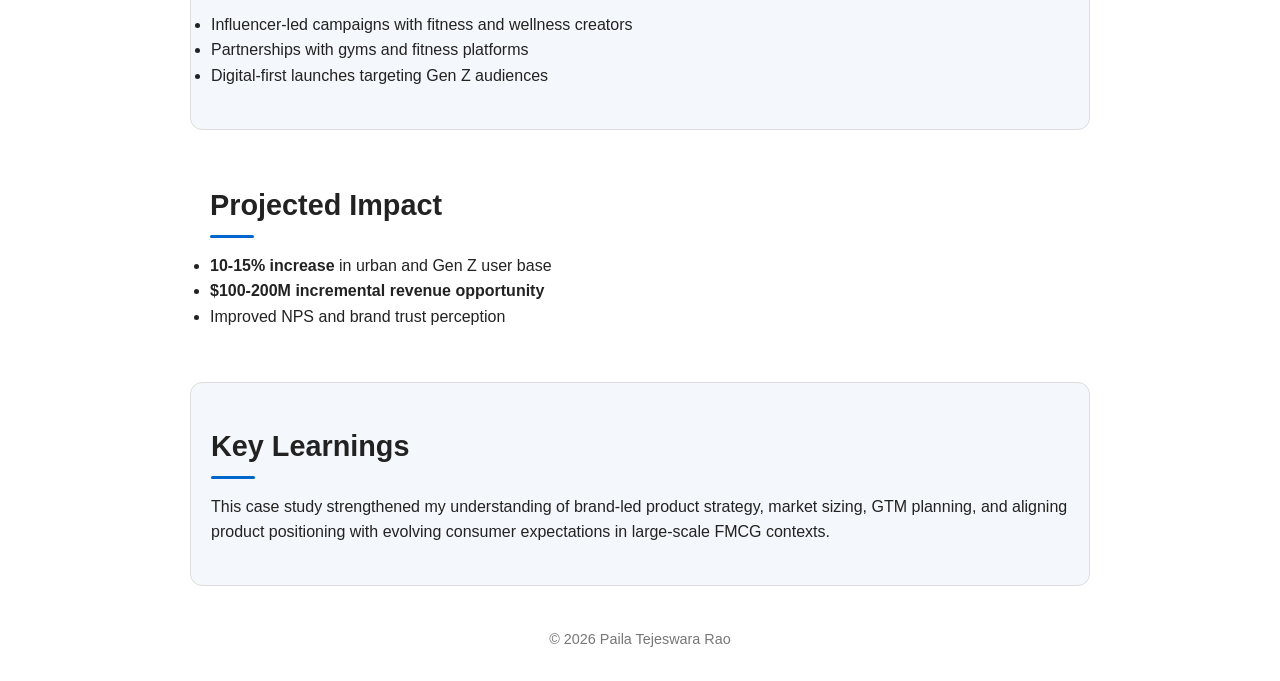
<file: cases/maggie.html>
<!DOCTYPE html>
<html lang="en">
<head>
    <meta charset="UTF-8">
    <meta name="viewport" content="width=device-width, initial-scale=1.0">
    <title>Maggi Brand Strategy | Product Case Study</title>
    <link rel="stylesheet" href="../style.css?v=6">
</head>
<body>

<nav class="topnav">
    <div class="topnav-inner">
        <a class="nav-brand" href="../index.html">Paila Tejeswara Rao</a>
        <div class="nav-links">
            <a href="../index.html#about">About</a>
            <a href="../index.html#experience">Experience</a>
            <a href="../index.html#case-studies">Case Studies</a>
            <a href="../index.html#technical">Technical</a>
            <a href="../index.html#leadership">Leadership</a>
            <a href="../index.html#coding">Coding</a>
            <a href="../index.html#contact">Contact</a>
        </div>
        <button class="theme-btn" id="themeToggle" type="button">Dark</button>
    </div>
</nav>


    <!-- HEADER -->
    <section class="hero">
        <h1>Maggi Brand Strategy</h1>
        <p class="tagline">
            Market, Consumer and GTM Analysis Case Study
        </p>
        <div class="links">
            <a href="../index.html">Back to Home</a>
        </div>
    </section>

    <!-- OVERVIEW -->
    <section>
    <h2>Overview</h2>

    <p>
        This case study analyzes Maggi's brand resilience, market positioning, and
        growth opportunities in the Indian FMCG space, with a focus on aligning
        the brand to <strong>evolving health-conscious consumer trends</strong>.
    </p>

    <p>
        <strong>Visual Case Study (Figma):</strong><br>
        <a href="https://www.figma.com/presenter/ffpMDJtswodfqYyI1HirN5/maggie_case_study?node-id=1-912&p=f&t=Sv6XvJjJgELichp0-0&scaling=min-zoom&content-scaling=fixed&page-id=0%3A1"
           target="_blank">
            View Visual Storytelling on Figma
        </a>
    </p>
</section>


    <!-- CONTEXT -->
    <section class="section-band">
        <h2>Context and Background</h2>
        <p>
            Maggi is one of India's most trusted FMCG brands, known for convenience and
            affordability. However, increasing health awareness, regulatory scrutiny,
            and changing consumer preferences pose challenges to sustained growth.
        </p>
    </section>

    <!-- PROBLEM -->
    <section>
        <h2>Problem Statement</h2>
        <p>
            How can Maggi continue to drive growth while addressing health concerns and
            maintaining trust among Gen Z and health-conscious consumers?
        </p>
    </section>

    <!-- ANALYSIS -->
    <section class="section-band">
        <h2>Market and Consumer Analysis</h2>
        <ul>
            <li>Conducted TAM-SAM-SOM analysis to evaluate market potential</li>
            <li>Analyzed consumer behavior shifts toward healthier food alternatives</li>
            <li>Benchmarked competitors offering protein-rich and millet-based products</li>
        </ul>
    </section>

    <!-- SOLUTION -->
    <section>
        <h2>Proposed Product and Brand Strategy</h2>
        <ul>
            <li><strong>Healthy Maggi Line:</strong> Protein-rich, millet-based, low-sodium variants</li>
            <li><strong>Brand Positioning:</strong> Transition from comfort food to balanced lifestyle food</li>
            <li><strong>Regional Customization:</strong> Local flavors to drive regional adoption</li>
        </ul>
    </section>

    <!-- GTM -->
    <section class="section-band">
        <h2>Proposed Go-To-Market Strategy</h2>
        <ul>
            <li>Influencer-led campaigns with fitness and wellness creators</li>
            <li>Partnerships with gyms and fitness platforms</li>
            <li>Digital-first launches targeting Gen Z audiences</li>
        </ul>
    </section>

    <!-- IMPACT -->
    <section>
        <h2>Projected Impact</h2>
        <ul>
            <li><strong>10-15% increase</strong> in urban and Gen Z user base</li>
            <li><strong>$100-200M incremental revenue opportunity</strong></li>
            <li>Improved NPS and brand trust perception</li>
        </ul>
    </section>

    <!-- LEARNINGS -->
    <section class="section-band">
        <h2>Key Learnings</h2>
        <p>
            This case study strengthened my understanding of brand-led product strategy,
            market sizing, GTM planning, and aligning product positioning with evolving
            consumer expectations in large-scale FMCG contexts.
        </p>
    </section>

    <footer>
        <p>© 2026 Paila Tejeswara Rao</p>
    </footer>

<script>
(function () {
    try {
        var root = document.documentElement;
        var saved = null;
        try { saved = localStorage.getItem('theme'); } catch (e) {}
        if (saved === 'dark' || saved === 'light') {
            root.setAttribute('data-theme', saved);
        } else if (window.matchMedia && window.matchMedia('(prefers-color-scheme: dark)').matches) {
            root.setAttribute('data-theme', 'dark');
        }
        var btn = document.getElementById('themeToggle');
        function updateLabel() {
            if (!btn) return;
            btn.textContent = root.getAttribute('data-theme') === 'dark' ? 'Light' : 'Dark';
        }
        updateLabel();
        if (btn) {
            btn.addEventListener('click', function () {
                var next = root.getAttribute('data-theme') === 'dark' ? 'light' : 'dark';
                root.setAttribute('data-theme', next);
                try { localStorage.setItem('theme', next); } catch (e) {}
                updateLabel();
            });
        }
    } catch (e) {}
})();
</script>


</body>
</html>
</file>
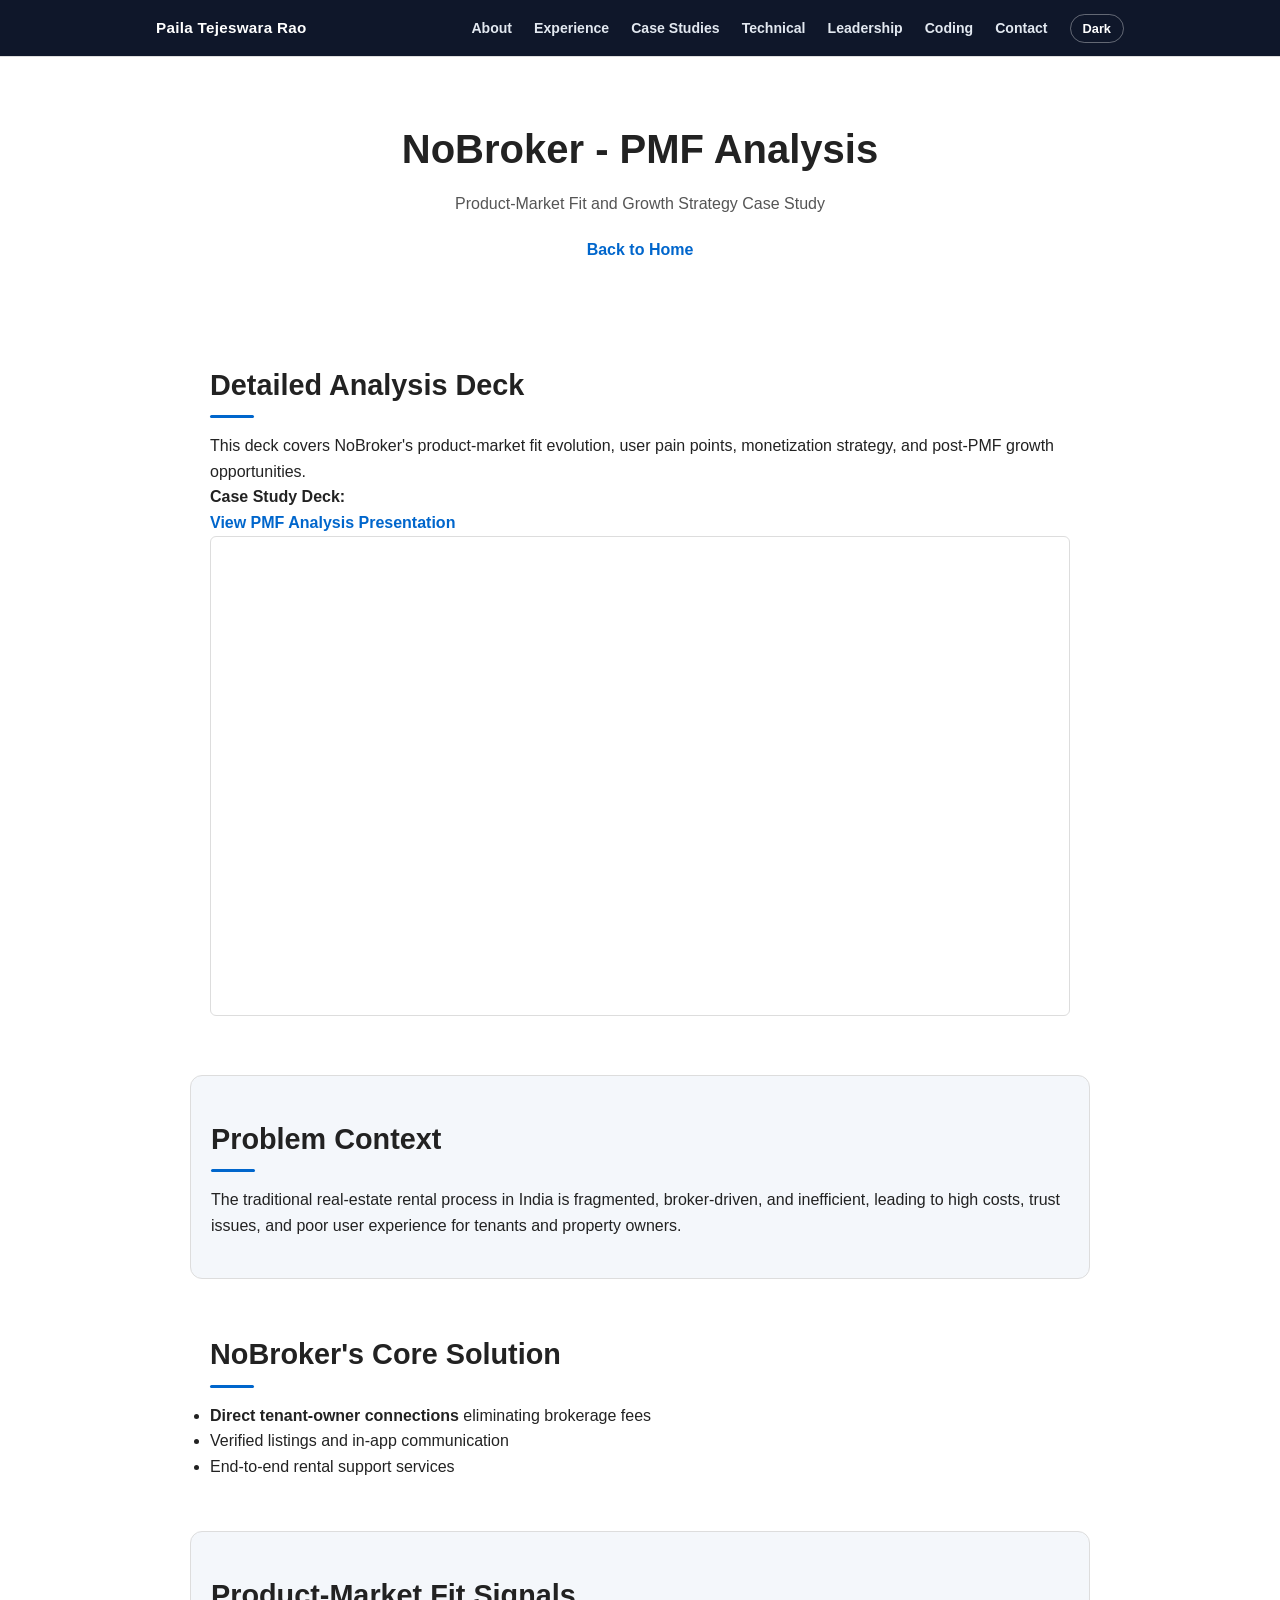
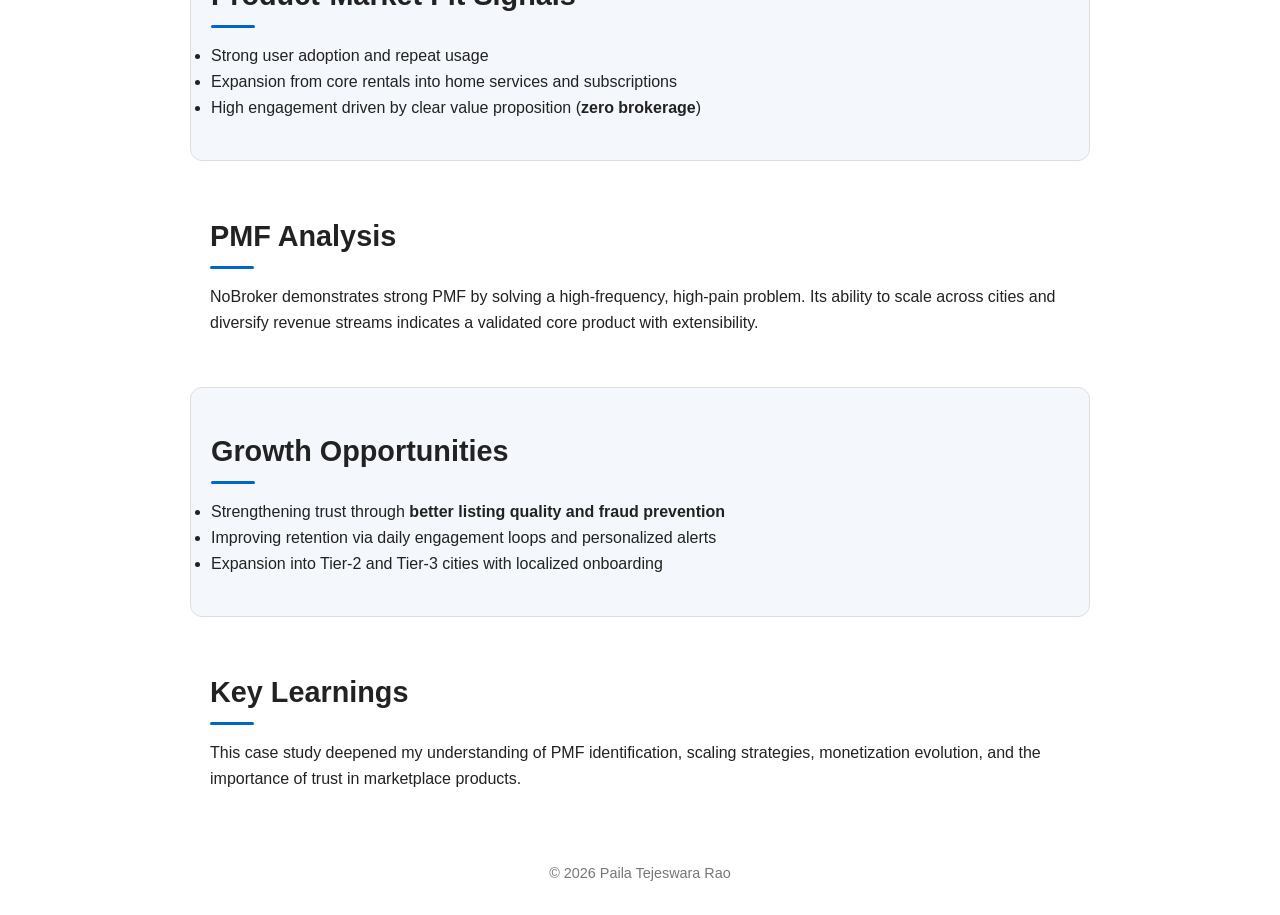
<file: cases/nobroker.html>
<!DOCTYPE html>
<html lang="en">
<head>
    <meta charset="UTF-8">
    <meta name="viewport" content="width=device-width, initial-scale=1.0">
    <title>NoBroker PMF Analysis | Product Case Study</title>
    <link rel="stylesheet" href="../style.css?v=6">
</head>
<body>

<nav class="topnav">
    <div class="topnav-inner">
        <a class="nav-brand" href="../index.html">Paila Tejeswara Rao</a>
        <div class="nav-links">
            <a href="../index.html#about">About</a>
            <a href="../index.html#experience">Experience</a>
            <a href="../index.html#case-studies">Case Studies</a>
            <a href="../index.html#technical">Technical</a>
            <a href="../index.html#leadership">Leadership</a>
            <a href="../index.html#coding">Coding</a>
            <a href="../index.html#contact">Contact</a>
        </div>
        <button class="theme-btn" id="themeToggle" type="button">Dark</button>
    </div>
</nav>


    <!-- HEADER -->
    <section class="hero">
        <h1>NoBroker - PMF Analysis</h1>
        <p class="tagline">
            Product-Market Fit and Growth Strategy Case Study
        </p>
        <div class="links">
            <a href="../index.html">Back to Home</a>
        </div>
    </section>

    <section>
    <h2>Detailed Analysis Deck</h2>

    <p>
        This deck covers NoBroker's product-market fit evolution, user pain points,
        monetization strategy, and post-PMF growth opportunities.
    </p>

    <p>
        <strong>Case Study Deck:</strong><br>
        <a href="https://drive.google.com/file/d/1piyO6hE-IwSP9K4eQ-3K4-tIEVK1eybJ/view"
           target="_blank">
            View PMF Analysis Presentation
        </a>
    </p>

    <iframe
        src="https://drive.google.com/file/d/1piyO6hE-IwSP9K4eQ-3K4-tIEVK1eybJ/preview"
        width="100%"
        height="480"
        allowfullscreen>
    </iframe>
</section>


    <!-- PROBLEM -->
    <section class="section-band">
        <h2>Problem Context</h2>
        <p>
            The traditional real-estate rental process in India is fragmented, broker-driven,
            and inefficient, leading to high costs, trust issues, and poor user experience
            for tenants and property owners.
        </p>
    </section>

    <!-- SOLUTION -->
    <section>
        <h2>NoBroker's Core Solution</h2>
        <ul>
            <li><strong>Direct tenant-owner connections</strong> eliminating brokerage fees</li>
            <li>Verified listings and in-app communication</li>
            <li>End-to-end rental support services</li>
        </ul>
    </section>

    <!-- PMF SIGNALS -->
    <section class="section-band">
        <h2>Product-Market Fit Signals</h2>
        <ul>
            <li>Strong user adoption and repeat usage</li>
            <li>Expansion from core rentals into home services and subscriptions</li>
            <li>High engagement driven by clear value proposition (<strong>zero brokerage</strong>)</li>
        </ul>
    </section>

    <!-- ANALYSIS -->
    <section>
        <h2>PMF Analysis</h2>
        <p>
            NoBroker demonstrates strong PMF by solving a high-frequency, high-pain problem.
            Its ability to scale across cities and diversify revenue streams indicates
            a validated core product with extensibility.
        </p>
    </section>

    <!-- GROWTH -->
    <section class="section-band">
        <h2>Growth Opportunities</h2>
        <ul>
            <li>Strengthening trust through <strong>better listing quality and fraud prevention</strong></li>
            <li>Improving retention via daily engagement loops and personalized alerts</li>
            <li>Expansion into Tier-2 and Tier-3 cities with localized onboarding</li>
        </ul>
    </section>

    <!-- LEARNINGS -->
    <section>
        <h2>Key Learnings</h2>
        <p>
            This case study deepened my understanding of PMF identification, scaling strategies,
            monetization evolution, and the importance of trust in marketplace products.
        </p>
    </section>

    <footer>
        <p>© 2026 Paila Tejeswara Rao</p>
    </footer>

<script>
(function () {
    try {
        var root = document.documentElement;
        var saved = null;
        try { saved = localStorage.getItem('theme'); } catch (e) {}
        if (saved === 'dark' || saved === 'light') {
            root.setAttribute('data-theme', saved);
        } else if (window.matchMedia && window.matchMedia('(prefers-color-scheme: dark)').matches) {
            root.setAttribute('data-theme', 'dark');
        }
        var btn = document.getElementById('themeToggle');
        function updateLabel() {
            if (!btn) return;
            btn.textContent = root.getAttribute('data-theme') === 'dark' ? 'Light' : 'Dark';
        }
        updateLabel();
        if (btn) {
            btn.addEventListener('click', function () {
                var next = root.getAttribute('data-theme') === 'dark' ? 'light' : 'dark';
                root.setAttribute('data-theme', next);
                try { localStorage.setItem('theme', next); } catch (e) {}
                updateLabel();
            });
        }
    } catch (e) {}
})();
</script>


</body>
</html>
</file>
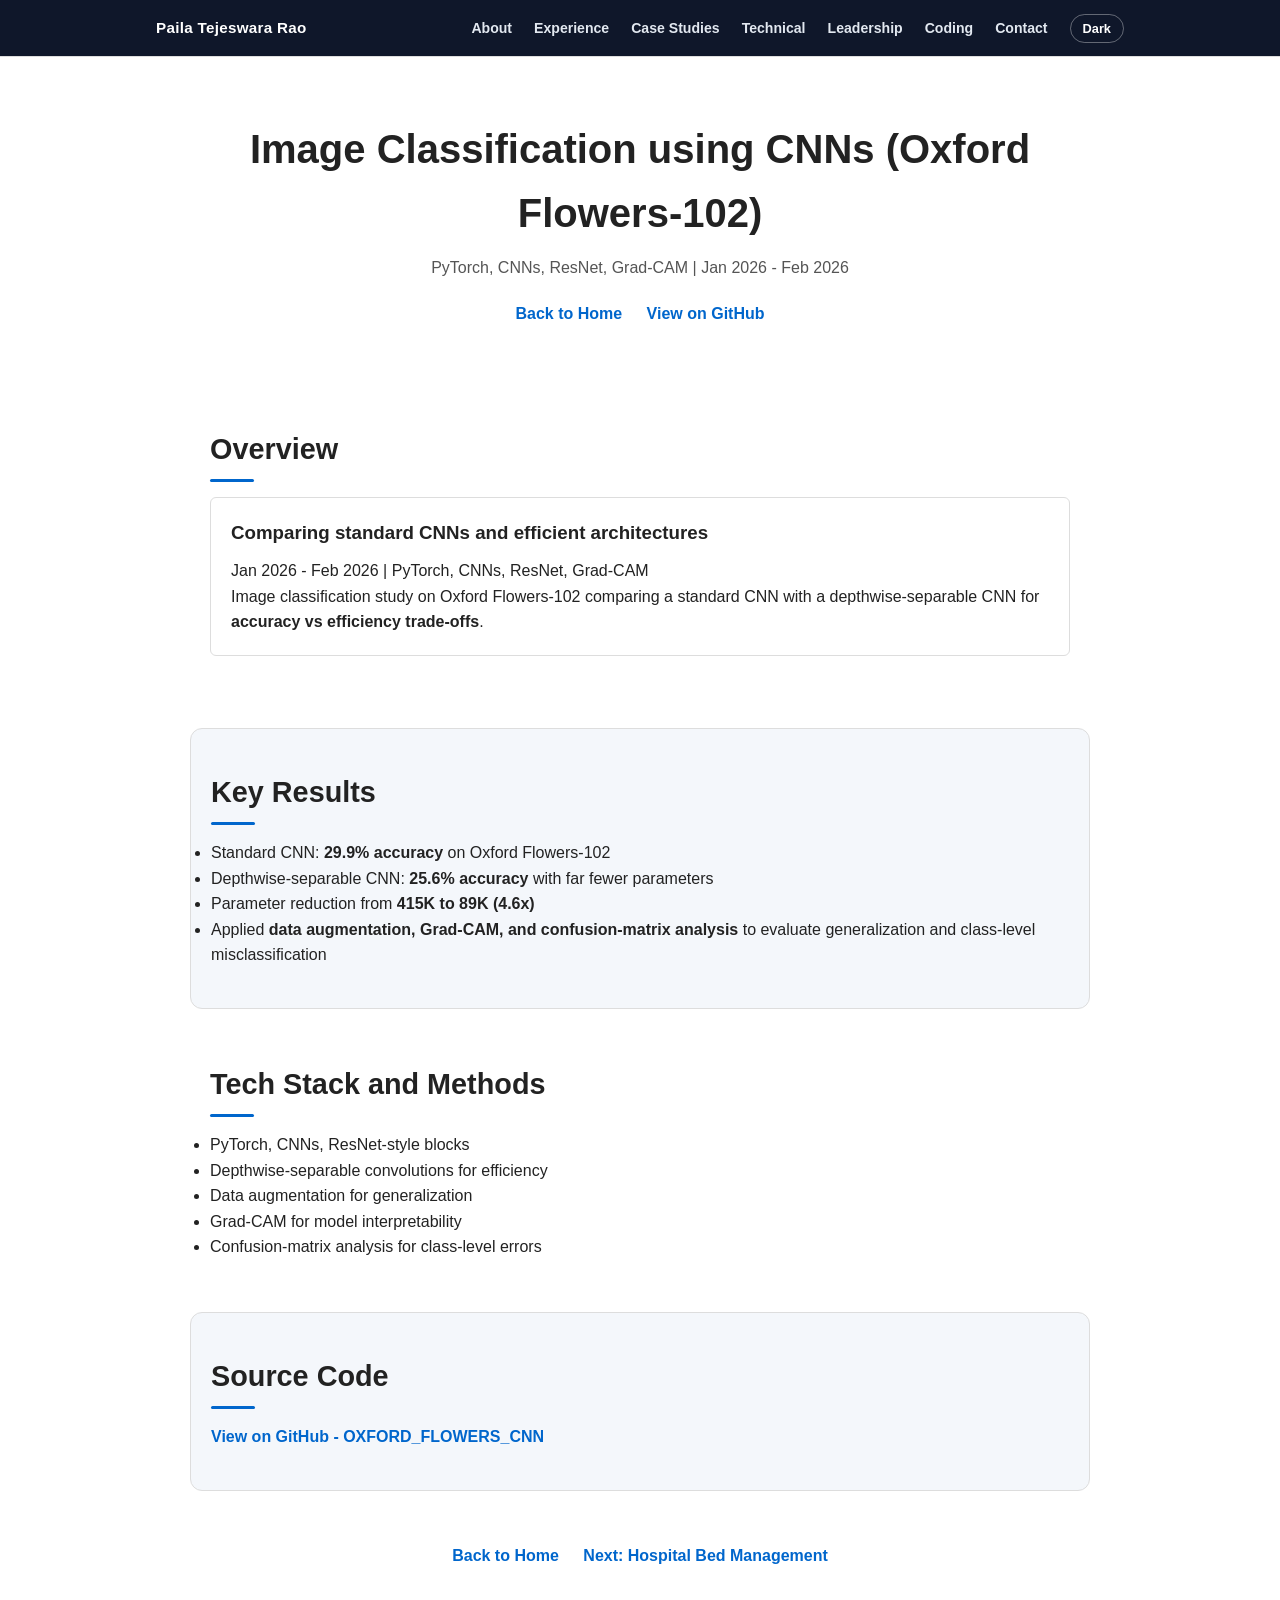
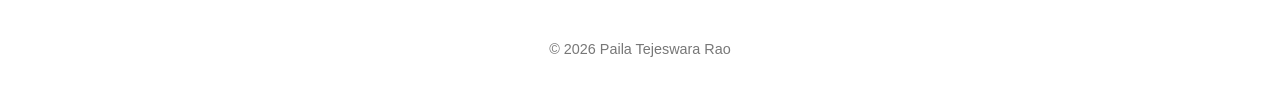
<file: cases/oxford-flowers.html>
<!DOCTYPE html>
<html lang="en">
<head>
    <meta charset="UTF-8">
    <meta name="viewport" content="width=device-width, initial-scale=1.0">
    <title>Image Classification using CNNs (Oxford Flowers-102) | Technical Project</title>
    <link rel="stylesheet" href="../style.css?v=6">
</head>
<body>

<nav class="topnav">
    <div class="topnav-inner">
        <a class="nav-brand" href="../index.html">Paila Tejeswara Rao</a>
        <div class="nav-links">
            <a href="../index.html#about">About</a>
            <a href="../index.html#experience">Experience</a>
            <a href="../index.html#case-studies">Case Studies</a>
            <a href="../index.html#technical">Technical</a>
            <a href="../index.html#leadership">Leadership</a>
            <a href="../index.html#coding">Coding</a>
            <a href="../index.html#contact">Contact</a>
        </div>
        <button class="theme-btn" id="themeToggle" type="button">Dark</button>
    </div>
</nav>


    <section class="hero">
        <h1>Image Classification using CNNs (Oxford Flowers-102)</h1>
        <p class="tagline">
            PyTorch, CNNs, ResNet, Grad-CAM | Jan 2026 - Feb 2026
        </p>
        <div class="links">
            <a href="../index.html">Back to Home</a>
            <a href="https://github.com/tejeswararao04/OXFORD_FLOWERS_CNN" target="_blank">View on GitHub</a>
        </div>
    </section>

    <section>
        <h2>Overview</h2>
        <div class="project-card">
            <h3>Comparing standard CNNs and efficient architectures</h3>
            <p>Jan 2026 - Feb 2026 | PyTorch, CNNs, ResNet, Grad-CAM</p>
            <p>Image classification study on Oxford Flowers-102 comparing a standard CNN with a depthwise-separable CNN for <strong>accuracy vs efficiency trade-offs</strong>.</p>
        </div>
    </section>

    <section class="section-band">
        <h2>Key Results</h2>
        <ul>
            <li>Standard CNN: <strong>29.9% accuracy</strong> on Oxford Flowers-102</li>
            <li>Depthwise-separable CNN: <strong>25.6% accuracy</strong> with far fewer parameters</li>
            <li>Parameter reduction from <strong>415K to 89K (4.6x)</strong></li>
            <li>Applied <strong>data augmentation, Grad-CAM, and confusion-matrix analysis</strong> to evaluate generalization and class-level misclassification</li>
        </ul>
    </section>

    <section>
        <h2>Tech Stack and Methods</h2>
        <ul>
            <li>PyTorch, CNNs, ResNet-style blocks</li>
            <li>Depthwise-separable convolutions for efficiency</li>
            <li>Data augmentation for generalization</li>
            <li>Grad-CAM for model interpretability</li>
            <li>Confusion-matrix analysis for class-level errors</li>
        </ul>
    </section>

    <section class="section-band">
        <h2>Source Code</h2>
        <p>
            <a href="https://github.com/tejeswararao04/OXFORD_FLOWERS_CNN" target="_blank">View on GitHub - OXFORD_FLOWERS_CNN</a>
        </p>
    </section>

    <section>
        <div class="links" style="text-align:center;">
            <a href="../index.html">Back to Home</a>
            <a href="./bedmanager.html">Next: Hospital Bed Management</a>
        </div>
    </section>

    <footer>
        <p>© 2026 Paila Tejeswara Rao</p>
    </footer>

<script>
(function () {
    try {
        var root = document.documentElement;
        var saved = null;
        try { saved = localStorage.getItem('theme'); } catch (e) {}
        if (saved === 'dark' || saved === 'light') {
            root.setAttribute('data-theme', saved);
        } else if (window.matchMedia && window.matchMedia('(prefers-color-scheme: dark)').matches) {
            root.setAttribute('data-theme', 'dark');
        }
        var btn = document.getElementById('themeToggle');
        function updateLabel() {
            if (!btn) return;
            btn.textContent = root.getAttribute('data-theme') === 'dark' ? 'Light' : 'Dark';
        }
        updateLabel();
        if (btn) {
            btn.addEventListener('click', function () {
                var next = root.getAttribute('data-theme') === 'dark' ? 'light' : 'dark';
                root.setAttribute('data-theme', next);
                try { localStorage.setItem('theme', next); } catch (e) {}
                updateLabel();
            });
        }
    } catch (e) {}
})();
</script>


</body>
</html>
</file>
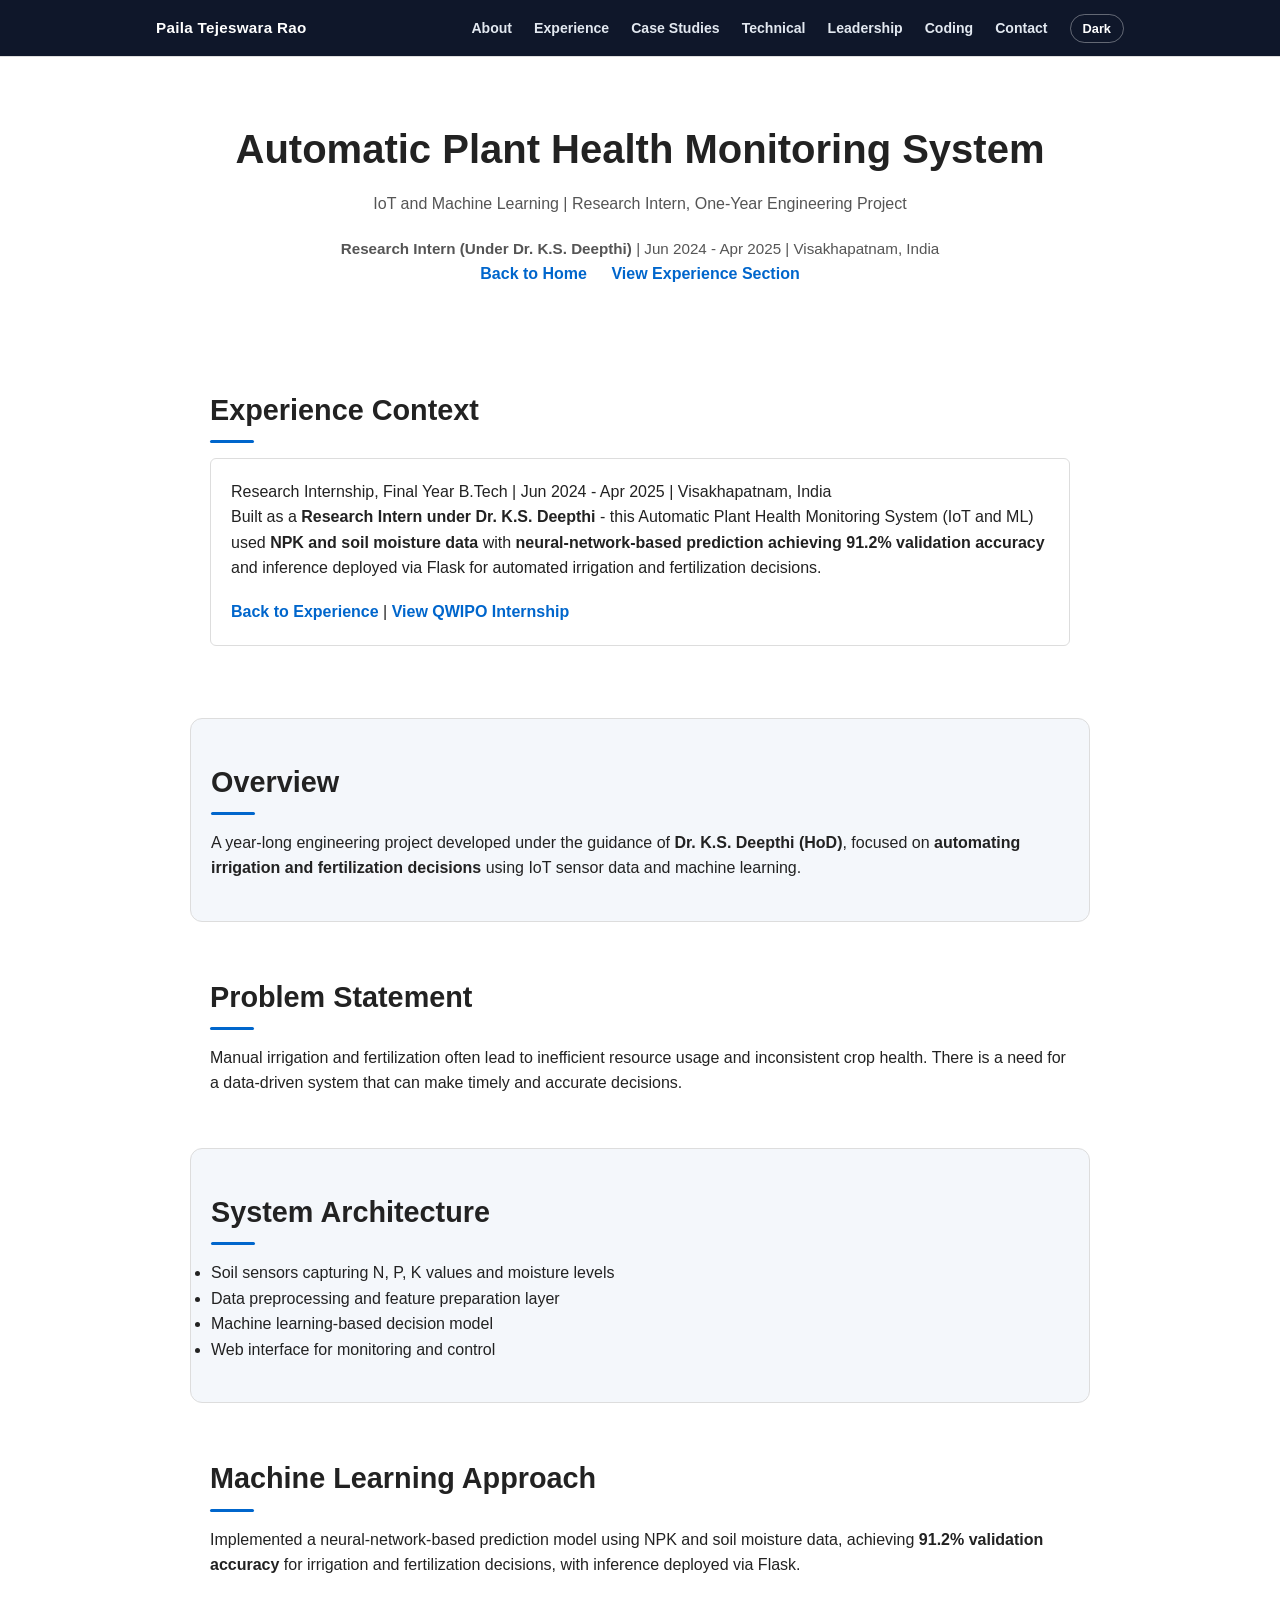
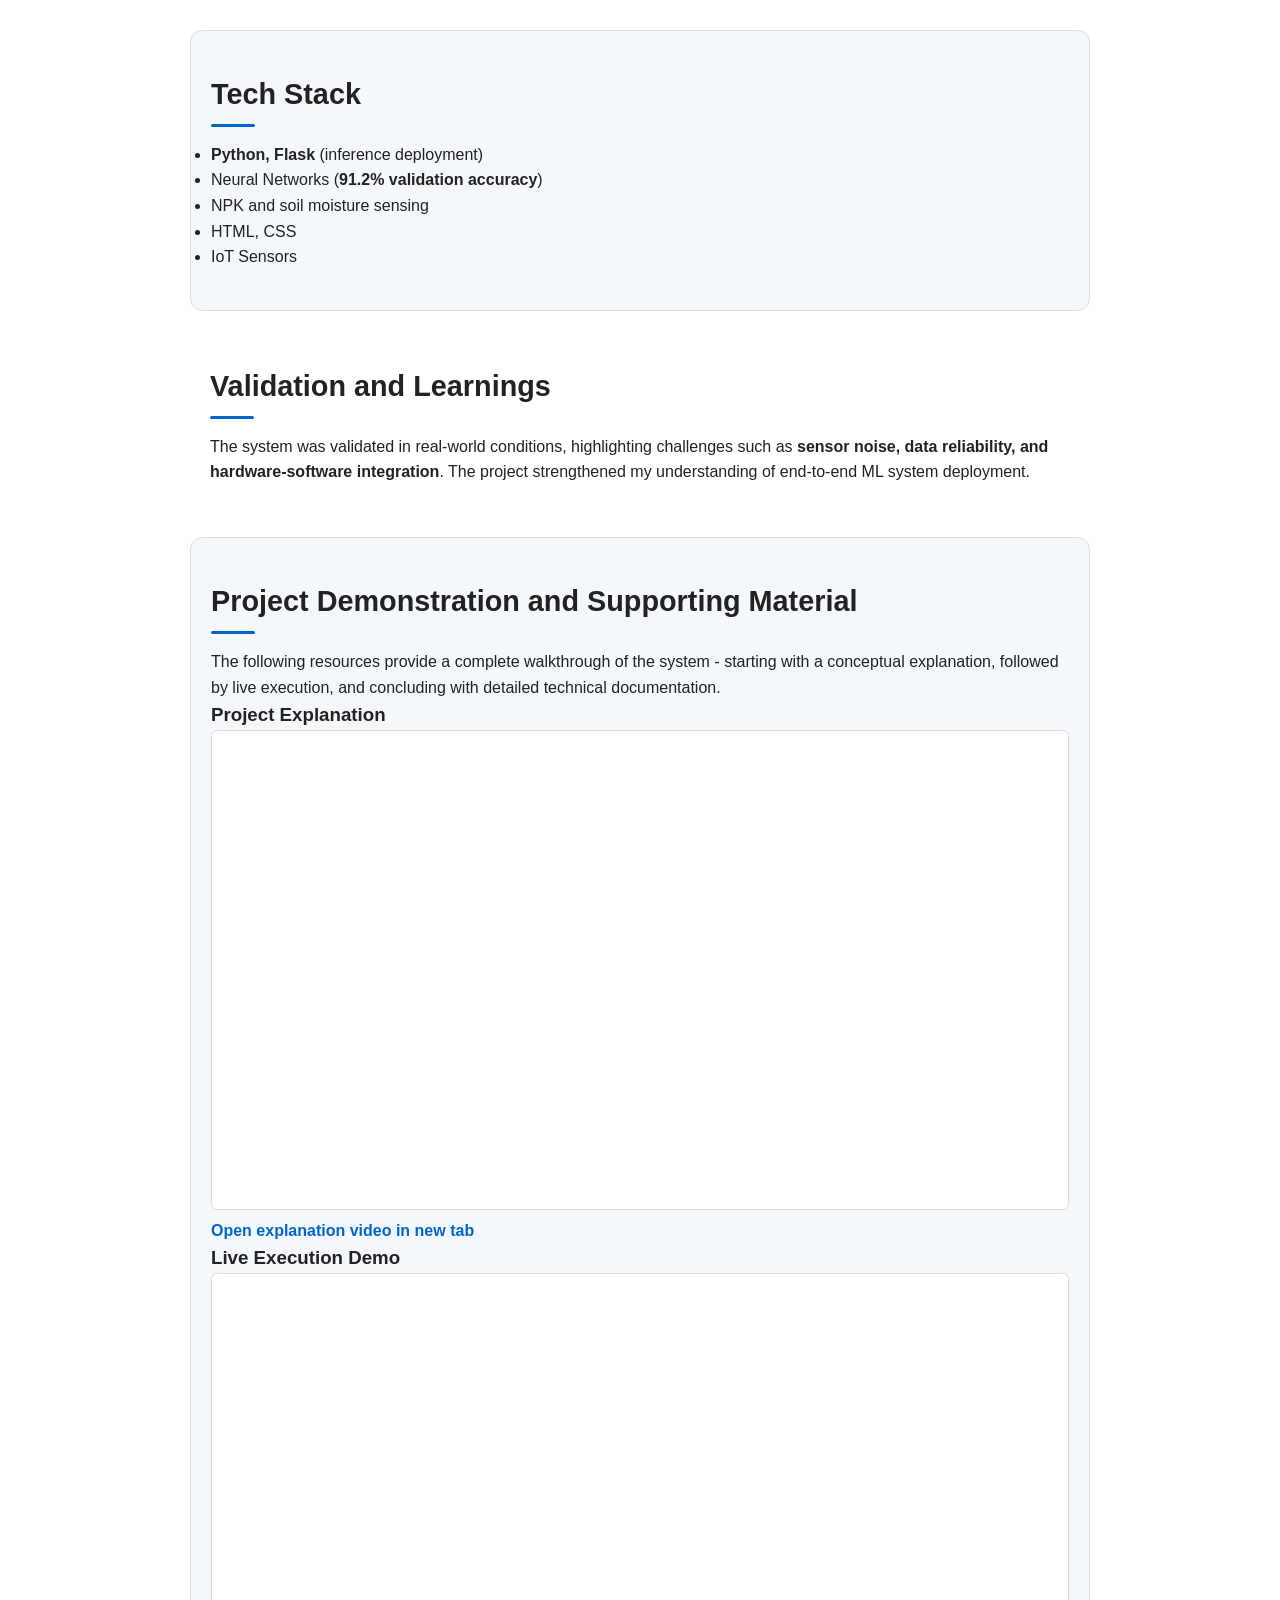
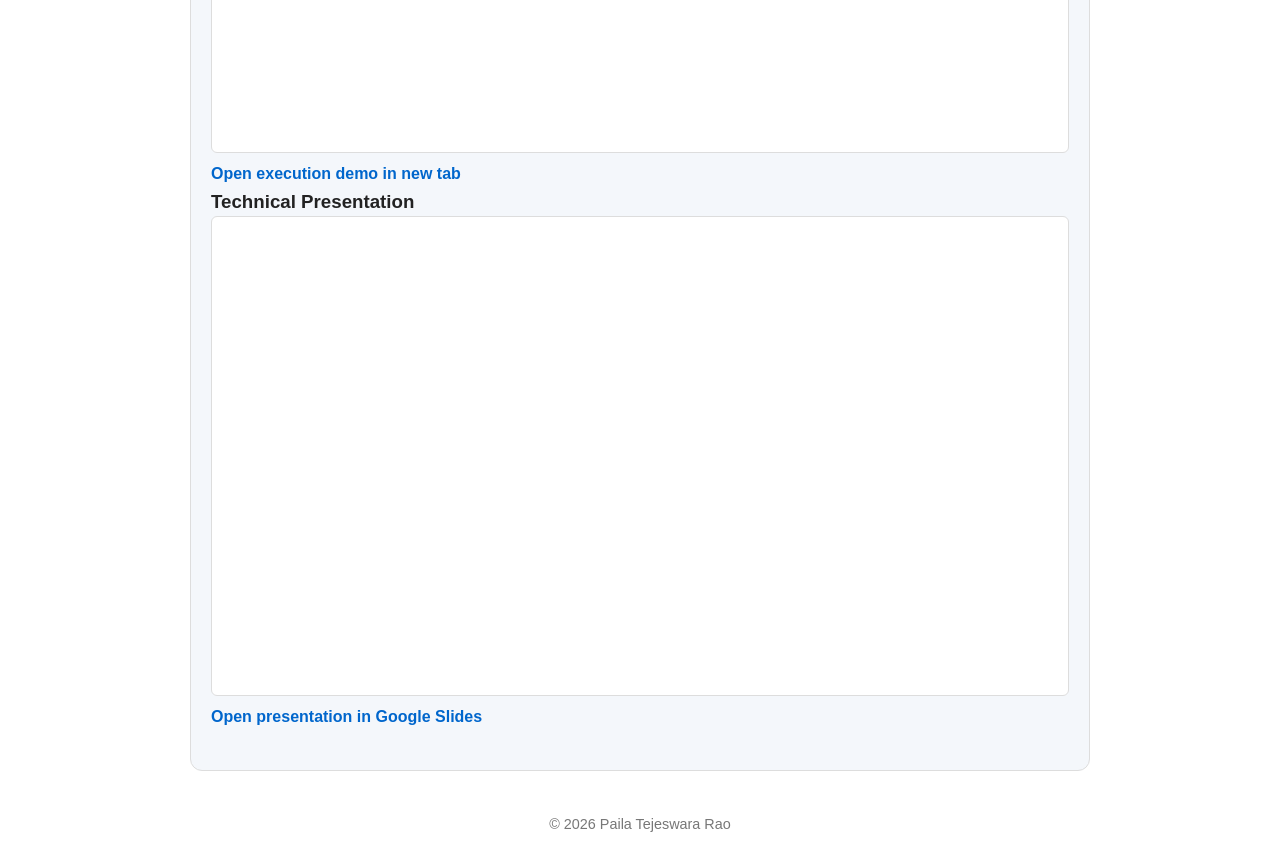
<file: cases/plant-monitoring.html>
<!DOCTYPE html>
<html lang="en">
<head>
    <meta charset="UTF-8">
    <meta name="viewport" content="width=device-width, initial-scale=1.0">
    <title>Automatic Plant Health Monitoring | Technical Project</title>
    <link rel="stylesheet" href="../style.css?v=6">
</head>
<body>

<nav class="topnav">
    <div class="topnav-inner">
        <a class="nav-brand" href="../index.html">Paila Tejeswara Rao</a>
        <div class="nav-links">
            <a href="../index.html#about">About</a>
            <a href="../index.html#experience">Experience</a>
            <a href="../index.html#case-studies">Case Studies</a>
            <a href="../index.html#technical">Technical</a>
            <a href="../index.html#leadership">Leadership</a>
            <a href="../index.html#coding">Coding</a>
            <a href="../index.html#contact">Contact</a>
        </div>
        <button class="theme-btn" id="themeToggle" type="button">Dark</button>
    </div>
</nav>


    <!-- HEADER -->
    <section class="hero">
        <h1>Automatic Plant Health Monitoring System</h1>
        <p class="tagline">
            IoT and Machine Learning | Research Intern, One-Year Engineering Project
        </p>
        <p style="margin-top:10px; color:#555; font-size:0.95rem;">
            <strong>Research Intern (Under Dr. K.S. Deepthi)</strong> | Jun 2024 - Apr 2025 | Visakhapatnam, India
        </p>
        <div class="links">
            <a href="../index.html#experience">Back to Home</a>
            <a href="../index.html">View Experience Section</a>
        </div>
    </section>

    <!-- ROLE CONTEXT -->
    <section>
        <h2>Experience Context</h2>
        <div class="project-card">
            <p>
                Research Internship, Final Year B.Tech | Jun 2024 - Apr 2025 | Visakhapatnam, India
            </p>
            <p style="font-size:1rem; color:#222;">
                Built as a <strong>Research Intern under Dr. K.S. Deepthi</strong> - this Automatic Plant Health Monitoring System (IoT and ML)
                used <strong>NPK and soil moisture data</strong> with <strong>neural-network-based prediction achieving 91.2% validation accuracy</strong>
                and inference deployed via Flask for automated irrigation and fertilization decisions.
            </p>
            <p style="margin-top:8px;">
                <a href="../index.html#experience">Back to Experience</a> |
                <a href="./qwipo.html">View QWIPO Internship</a>
            </p>
        </div>
    </section>

    <!-- OVERVIEW -->
    <section class="section-band">
        <h2>Overview</h2>
        <p>
            A year-long engineering project developed under the guidance of
            <strong>Dr. K.S. Deepthi (HoD)</strong>, focused on <strong>automating irrigation and fertilization decisions</strong> using IoT sensor data and machine learning.
        </p>
    </section>

    <!-- PROBLEM -->
    <section>
        <h2>Problem Statement</h2>
        <p>
            Manual irrigation and fertilization often lead to inefficient resource
            usage and inconsistent crop health. There is a need for a data-driven
            system that can make timely and accurate decisions.
        </p>
    </section>

    <!-- SYSTEM -->
    <section class="section-band">
        <h2>System Architecture</h2>
        <ul>
            <li>Soil sensors capturing N, P, K values and moisture levels</li>
            <li>Data preprocessing and feature preparation layer</li>
            <li>Machine learning-based decision model</li>
            <li>Web interface for monitoring and control</li>
        </ul>
    </section>

    <!-- ML -->
    <section>
        <h2>Machine Learning Approach</h2>
        <p>
            Implemented a neural-network-based prediction model using NPK and soil moisture data,
            achieving <strong>91.2% validation accuracy</strong> for irrigation and fertilization decisions,
            with inference deployed via Flask.
        </p>
    </section>

    <!-- TECH STACK -->
    <section class="section-band">
        <h2>Tech Stack</h2>
        <ul>
            <li><strong>Python, Flask</strong> (inference deployment)</li>
            <li>Neural Networks (<strong>91.2% validation accuracy</strong>)</li>
            <li>NPK and soil moisture sensing</li>
            <li>HTML, CSS</li>
            <li>IoT Sensors</li>
        </ul>
    </section>

    <!-- VALIDATION -->
    <section>
        <h2>Validation and Learnings</h2>
        <p>
            The system was validated in real-world conditions, highlighting challenges
            such as <strong>sensor noise, data reliability, and hardware-software integration</strong>.
            The project strengthened my understanding of end-to-end ML system deployment.
        </p>
    </section>

    <!-- SUPPORTING MATERIAL -->
    <!-- PROJECT DEMONSTRATION & MATERIAL -->
<section class="section-band">
    <h2>Project Demonstration and Supporting Material</h2>

    <p>
        The following resources provide a complete walkthrough of the system -
        starting with a conceptual explanation, followed by live execution,
        and concluding with detailed technical documentation.
    </p>

    <!-- EXPLANATION VIDEO -->
    <h3>Project Explanation</h3>
    <iframe
        src="https://drive.google.com/file/d/15t8H7qSjXs3ryubdsl6n1H2iRTEC7jSI/preview"
        width="100%"
        height="480"
        allow="autoplay">
    </iframe>
    <p>
        <a href="https://drive.google.com/file/d/15t8H7qSjXs3ryubdsl6n1H2iRTEC7jSI/view"
           target="_blank">
            Open explanation video in new tab
        </a>
    </p>

    <!-- LIVE EXECUTION VIDEO -->
    <h3>Live Execution Demo</h3>
    <iframe
        src="https://drive.google.com/file/d/1Uka-pkFue-YqdqujPjChTxVcX9nfIpGf/preview"
        width="100%"
        height="480"
        allow="autoplay">
    </iframe>
    <p>
        <a href="https://drive.google.com/file/d/1Uka-pkFue-YqdqujPjChTxVcX9nfIpGf/view"
           target="_blank">
            Open execution demo in new tab
        </a>
    </p>

    <!-- PPT SLIDES -->
    <h3>Technical Presentation</h3>
    <iframe
        src="https://docs.google.com/presentation/d/1mGVgCNO3wGEBir-btBboYWnle-7P4Juv/preview"
        width="100%"
        height="480"
        allowfullscreen>
    </iframe>
    <p>
        <a href="https://docs.google.com/presentation/d/1mGVgCNO3wGEBir-btBboYWnle-7P4Juv/edit"
           target="_blank">
            Open presentation in Google Slides
        </a>
    </p>
</section>


    <footer>
        <p>© 2026 Paila Tejeswara Rao</p>
    </footer>

<script>
(function () {
    try {
        var root = document.documentElement;
        var saved = null;
        try { saved = localStorage.getItem('theme'); } catch (e) {}
        if (saved === 'dark' || saved === 'light') {
            root.setAttribute('data-theme', saved);
        } else if (window.matchMedia && window.matchMedia('(prefers-color-scheme: dark)').matches) {
            root.setAttribute('data-theme', 'dark');
        }
        var btn = document.getElementById('themeToggle');
        function updateLabel() {
            if (!btn) return;
            btn.textContent = root.getAttribute('data-theme') === 'dark' ? 'Light' : 'Dark';
        }
        updateLabel();
        if (btn) {
            btn.addEventListener('click', function () {
                var next = root.getAttribute('data-theme') === 'dark' ? 'light' : 'dark';
                root.setAttribute('data-theme', next);
                try { localStorage.setItem('theme', next); } catch (e) {}
                updateLabel();
            });
        }
    } catch (e) {}
})();
</script>


</body>
</html>
</file>
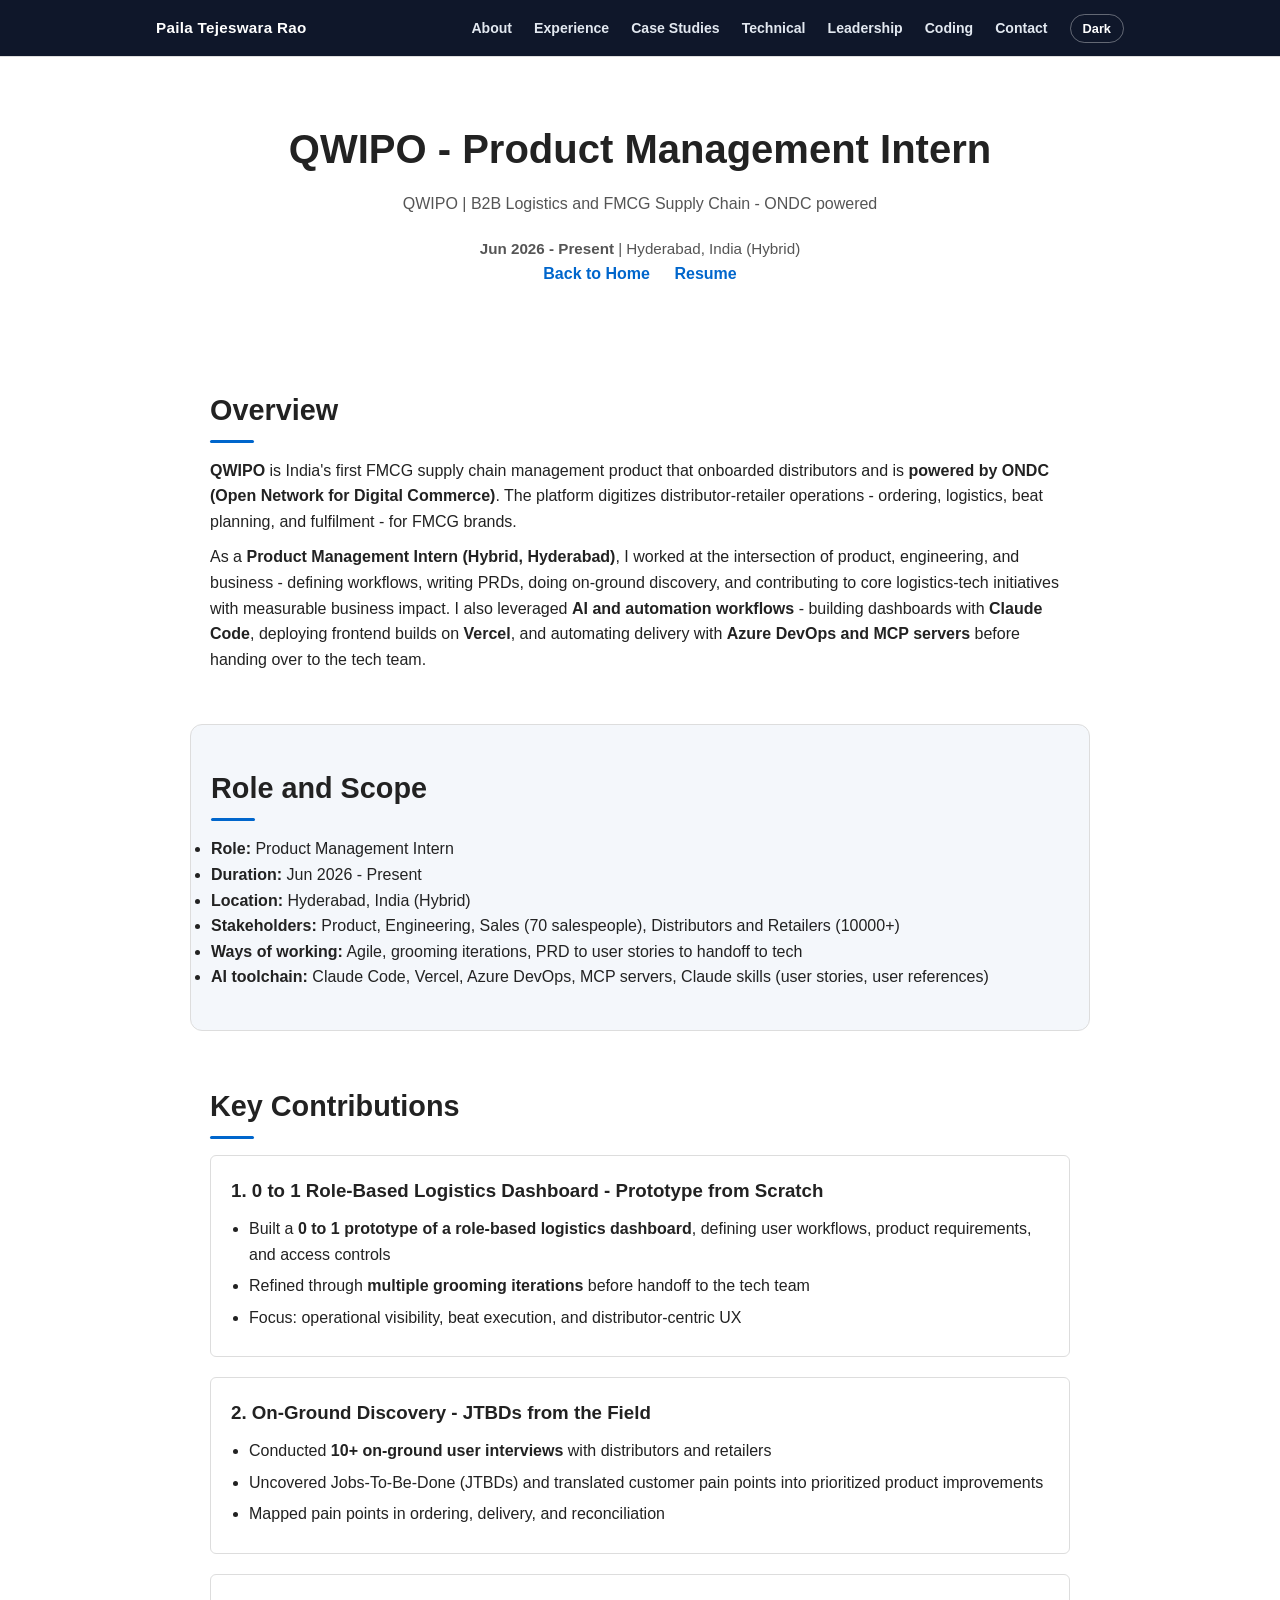
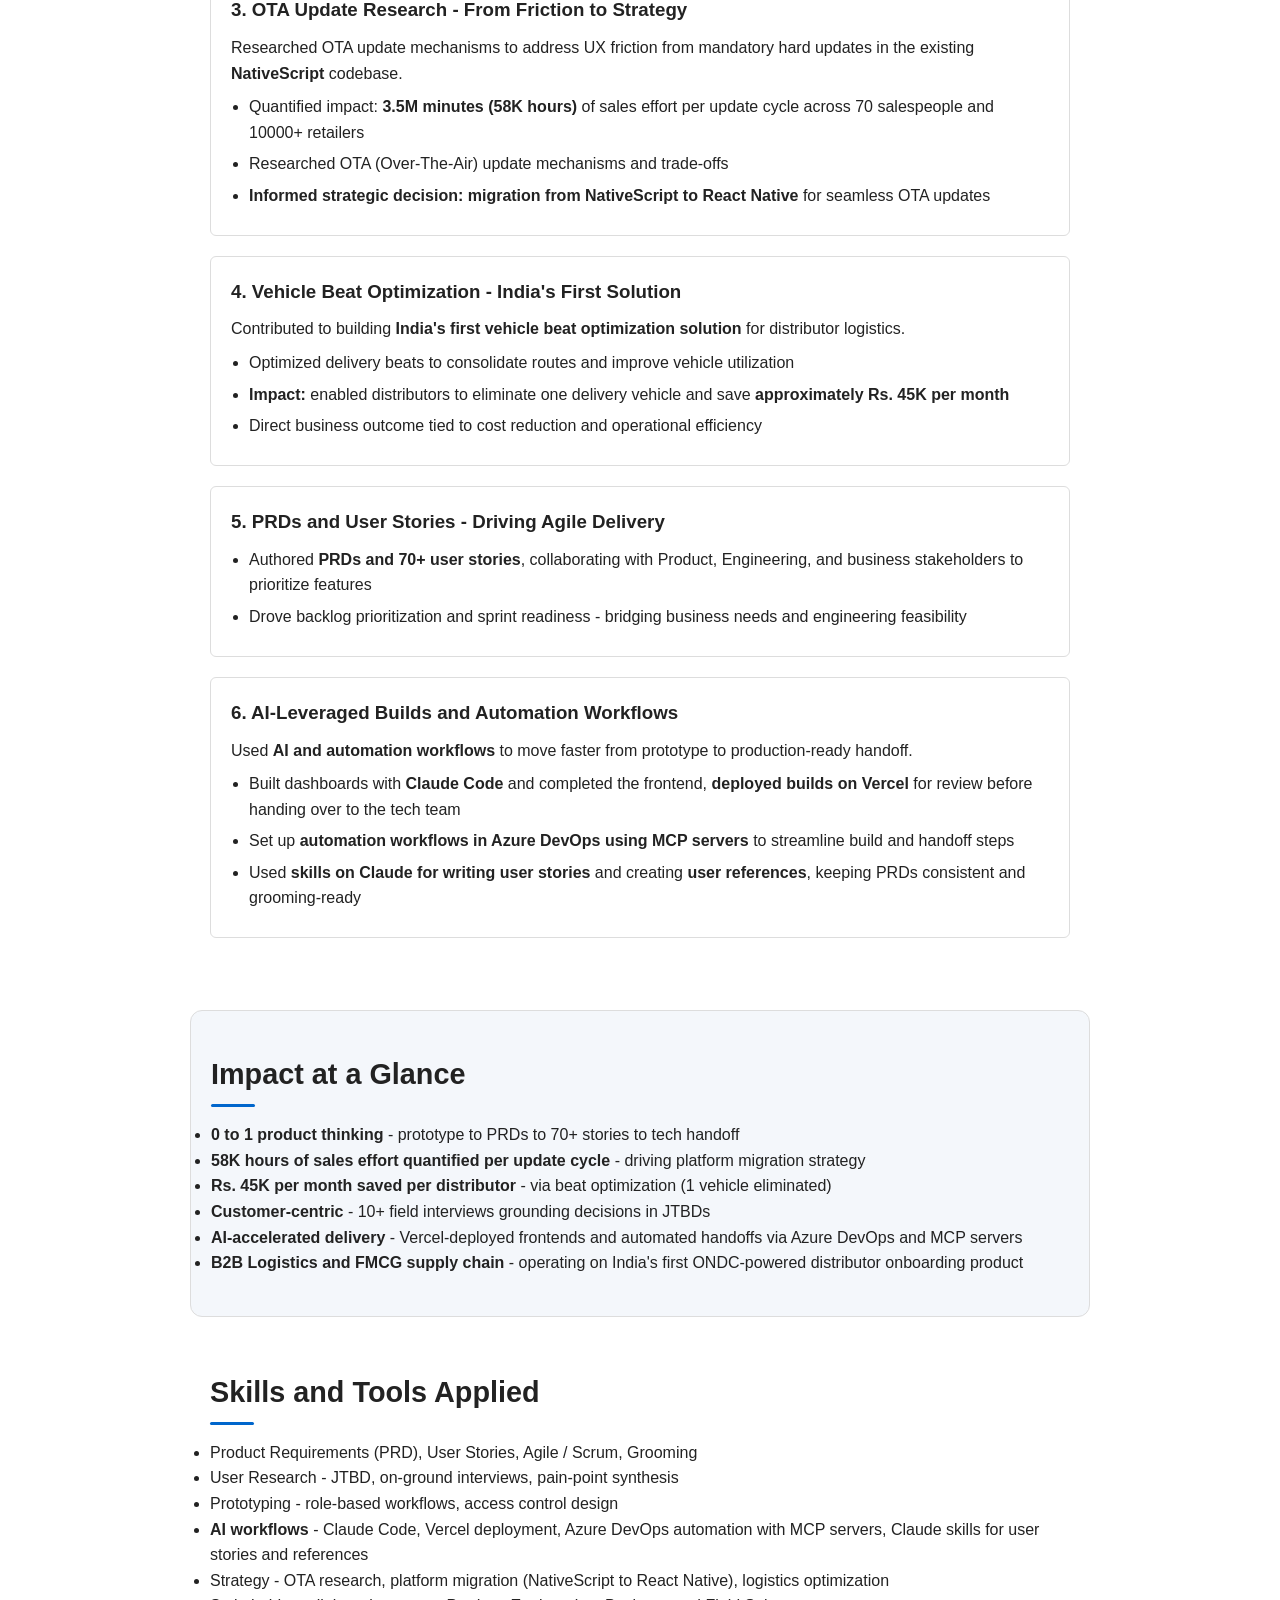
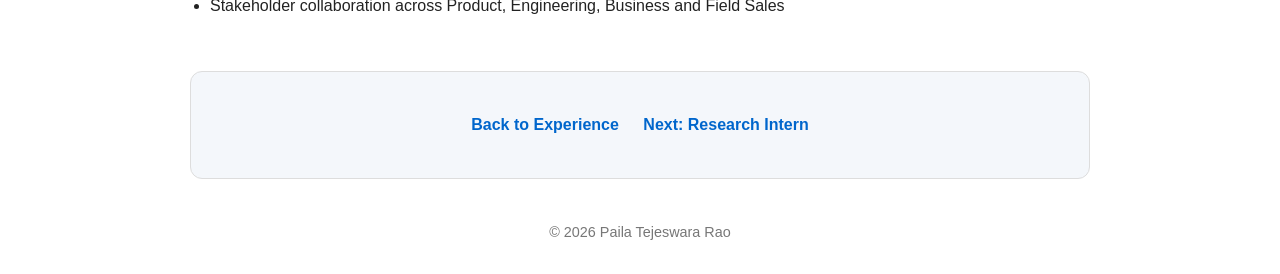
<file: cases/qwipo.html>
<!DOCTYPE html>
<html lang="en">
<head>
    <meta charset="UTF-8">
    <meta name="viewport" content="width=device-width, initial-scale=1.0">
    <title>QWIPO - Product Management Intern | Experience</title>
    <link rel="stylesheet" href="../style.css?v=6">
</head>
<body>

<nav class="topnav">
    <div class="topnav-inner">
        <a class="nav-brand" href="../index.html">Paila Tejeswara Rao</a>
        <div class="nav-links">
            <a href="../index.html#about">About</a>
            <a href="../index.html#experience">Experience</a>
            <a href="../index.html#case-studies">Case Studies</a>
            <a href="../index.html#technical">Technical</a>
            <a href="../index.html#leadership">Leadership</a>
            <a href="../index.html#coding">Coding</a>
            <a href="../index.html#contact">Contact</a>
        </div>
        <button class="theme-btn" id="themeToggle" type="button">Dark</button>
    </div>
</nav>


    <!-- HEADER -->
    <section class="hero">
        <h1>QWIPO - Product Management Intern</h1>
        <p class="tagline">
            QWIPO | B2B Logistics and FMCG Supply Chain - ONDC powered
        </p>
        <p style="margin-top:10px; color:#555; font-size:0.95rem;">
            <strong>Jun 2026 - Present</strong> | Hyderabad, India (Hybrid)
        </p>
        <div class="links">
            <a href="../index.html#experience">Back to Home</a>
            <a href="https://drive.google.com/drive/folders/1u8DebyjQ6XSPWn9_w6RH54jXZ9j52iEa?usp=drive_link" target="_blank">Resume</a>
        </div>
    </section>

    <!-- OVERVIEW -->
    <section>
        <h2>Overview</h2>
        <p>
            <strong>QWIPO</strong> is India's first FMCG supply chain management product that onboarded distributors
            and is <strong>powered by ONDC (Open Network for Digital Commerce)</strong>. The platform digitizes
            distributor-retailer operations - ordering, logistics, beat planning, and fulfilment - for FMCG brands.
        </p>
        <p style="margin-top:10px;">
            As a <strong>Product Management Intern (Hybrid, Hyderabad)</strong>, I worked at the intersection of
            product, engineering, and business - defining workflows, writing PRDs, doing on-ground discovery,
            and contributing to core logistics-tech initiatives with measurable business impact. I also leveraged
            <strong>AI and automation workflows</strong> - building dashboards with <strong>Claude Code</strong>,
            deploying frontend builds on <strong>Vercel</strong>, and automating delivery with
            <strong>Azure DevOps and MCP servers</strong> before handing over to the tech team.
        </p>
    </section>

    <!-- ROLE & SCOPE -->
    <section class="section-band">
        <h2>Role and Scope</h2>
        <ul>
            <li><strong>Role:</strong> Product Management Intern</li>
            <li><strong>Duration:</strong> Jun 2026 - Present</li>
            <li><strong>Location:</strong> Hyderabad, India (Hybrid)</li>
            <li><strong>Stakeholders:</strong> Product, Engineering, Sales (70 salespeople), Distributors and Retailers (10000+)</li>
            <li><strong>Ways of working:</strong> Agile, grooming iterations, PRD to user stories to handoff to tech</li>
            <li><strong>AI toolchain:</strong> Claude Code, Vercel, Azure DevOps, MCP servers, Claude skills (user stories, user references)</li>
        </ul>
    </section>

    <!-- KEY CONTRIBUTIONS -->
    <section>
        <h2>Key Contributions</h2>

        <div class="project-card" style="margin-top:16px;">
            <h3>1. 0 to 1 Role-Based Logistics Dashboard - Prototype from Scratch</h3>
            <ul class="exp-points">
                <li>Built a <strong>0 to 1 prototype of a role-based logistics dashboard</strong>, defining user workflows, product requirements, and access controls</li>
                <li>Refined through <strong>multiple grooming iterations</strong> before handoff to the tech team</li>
                <li>Focus: operational visibility, beat execution, and distributor-centric UX</li>
            </ul>
        </div>

        <div class="project-card">
            <h3>2. On-Ground Discovery - JTBDs from the Field</h3>
            <ul class="exp-points">
                <li>Conducted <strong>10+ on-ground user interviews</strong> with distributors and retailers</li>
                <li>Uncovered Jobs-To-Be-Done (JTBDs) and translated customer pain points into prioritized product improvements</li>
                <li>Mapped pain points in ordering, delivery, and reconciliation</li>
            </ul>
        </div>

        <div class="project-card">
            <h3>3. OTA Update Research - From Friction to Strategy</h3>
            <p style="font-size:1rem; color:#222; margin-bottom:8px;">
                Researched OTA update mechanisms to address UX friction from mandatory hard updates in the existing <strong>NativeScript</strong> codebase.
            </p>
            <ul class="exp-points">
                <li>Quantified impact: <strong>3.5M minutes (58K hours)</strong> of sales effort per update cycle across 70 salespeople and 10000+ retailers</li>
                <li>Researched OTA (Over-The-Air) update mechanisms and trade-offs</li>
                <li><strong>Informed strategic decision: migration from NativeScript to React Native</strong> for seamless OTA updates</li>
            </ul>
        </div>

        <div class="project-card">
            <h3>4. Vehicle Beat Optimization - India's First Solution</h3>
            <p style="font-size:1rem; color:#222; margin-bottom:8px;">
                Contributed to building <strong>India's first vehicle beat optimization solution</strong> for distributor logistics.
            </p>
            <ul class="exp-points">
                <li>Optimized delivery beats to consolidate routes and improve vehicle utilization</li>
                <li><strong>Impact:</strong> enabled distributors to eliminate one delivery vehicle and save <strong>approximately Rs. 45K per month</strong></li>
                <li>Direct business outcome tied to cost reduction and operational efficiency</li>
            </ul>
        </div>

        <div class="project-card">
            <h3>5. PRDs and User Stories - Driving Agile Delivery</h3>
            <ul class="exp-points">
                <li>Authored <strong>PRDs and 70+ user stories</strong>, collaborating with Product, Engineering, and business stakeholders to prioritize features</li>
                <li>Drove backlog prioritization and sprint readiness - bridging business needs and engineering feasibility</li>
            </ul>
        </div>

        <div class="project-card">
            <h3>6. AI-Leveraged Builds and Automation Workflows</h3>
            <p style="font-size:1rem; color:#222; margin-bottom:8px;">
                Used <strong>AI and automation workflows</strong> to move faster from prototype to production-ready handoff.
            </p>
            <ul class="exp-points">
                <li>Built dashboards with <strong>Claude Code</strong> and completed the frontend, <strong>deployed builds on Vercel</strong> for review before handing over to the tech team</li>
                <li>Set up <strong>automation workflows in Azure DevOps using MCP servers</strong> to streamline build and handoff steps</li>
                <li>Used <strong>skills on Claude for writing user stories</strong> and creating <strong>user references</strong>, keeping PRDs consistent and grooming-ready</li>
            </ul>
        </div>
    </section>

    <!-- IMPACT SUMMARY -->
    <section class="section-band">
        <h2>Impact at a Glance</h2>
        <ul>
            <li><strong>0 to 1 product thinking</strong> - prototype to PRDs to 70+ stories to tech handoff</li>
            <li><strong>58K hours of sales effort quantified per update cycle</strong> - driving platform migration strategy</li>
            <li><strong>Rs. 45K per month saved per distributor</strong> - via beat optimization (1 vehicle eliminated)</li>
            <li><strong>Customer-centric</strong> - 10+ field interviews grounding decisions in JTBDs</li>
            <li><strong>AI-accelerated delivery</strong> - Vercel-deployed frontends and automated handoffs via Azure DevOps and MCP servers</li>
            <li><strong>B2B Logistics and FMCG supply chain</strong> - operating on India's first ONDC-powered distributor onboarding product</li>
        </ul>
    </section>

    <!-- SKILLS -->
    <section>
        <h2>Skills and Tools Applied</h2>
        <ul>
            <li>Product Requirements (PRD), User Stories, Agile / Scrum, Grooming</li>
            <li>User Research - JTBD, on-ground interviews, pain-point synthesis</li>
            <li>Prototyping - role-based workflows, access control design</li>
            <li><strong>AI workflows</strong> - Claude Code, Vercel deployment, Azure DevOps automation with MCP servers, Claude skills for user stories and references</li>
            <li>Strategy - OTA research, platform migration (NativeScript to React Native), logistics optimization</li>
            <li>Stakeholder collaboration across Product, Engineering, Business and Field Sales</li>
        </ul>
    </section>

    <!-- NAVIGATION -->
    <section class="section-band">
        <div class="links" style="text-align:center;">
            <a href="../index.html#experience">Back to Experience</a>
            <a href="../cases/plant-monitoring.html">Next: Research Intern</a>
        </div>
    </section>

    <footer>
        <p>© 2026 Paila Tejeswara Rao</p>
    </footer>

<script>
(function () {
    try {
        var root = document.documentElement;
        var saved = null;
        try { saved = localStorage.getItem('theme'); } catch (e) {}
        if (saved === 'dark' || saved === 'light') {
            root.setAttribute('data-theme', saved);
        } else if (window.matchMedia && window.matchMedia('(prefers-color-scheme: dark)').matches) {
            root.setAttribute('data-theme', 'dark');
        }
        var btn = document.getElementById('themeToggle');
        function updateLabel() {
            if (!btn) return;
            btn.textContent = root.getAttribute('data-theme') === 'dark' ? 'Light' : 'Dark';
        }
        updateLabel();
        if (btn) {
            btn.addEventListener('click', function () {
                var next = root.getAttribute('data-theme') === 'dark' ? 'light' : 'dark';
                root.setAttribute('data-theme', next);
                try { localStorage.setItem('theme', next); } catch (e) {}
                updateLabel();
            });
        }
    } catch (e) {}
})();
</script>


</body>
</html>
</file>
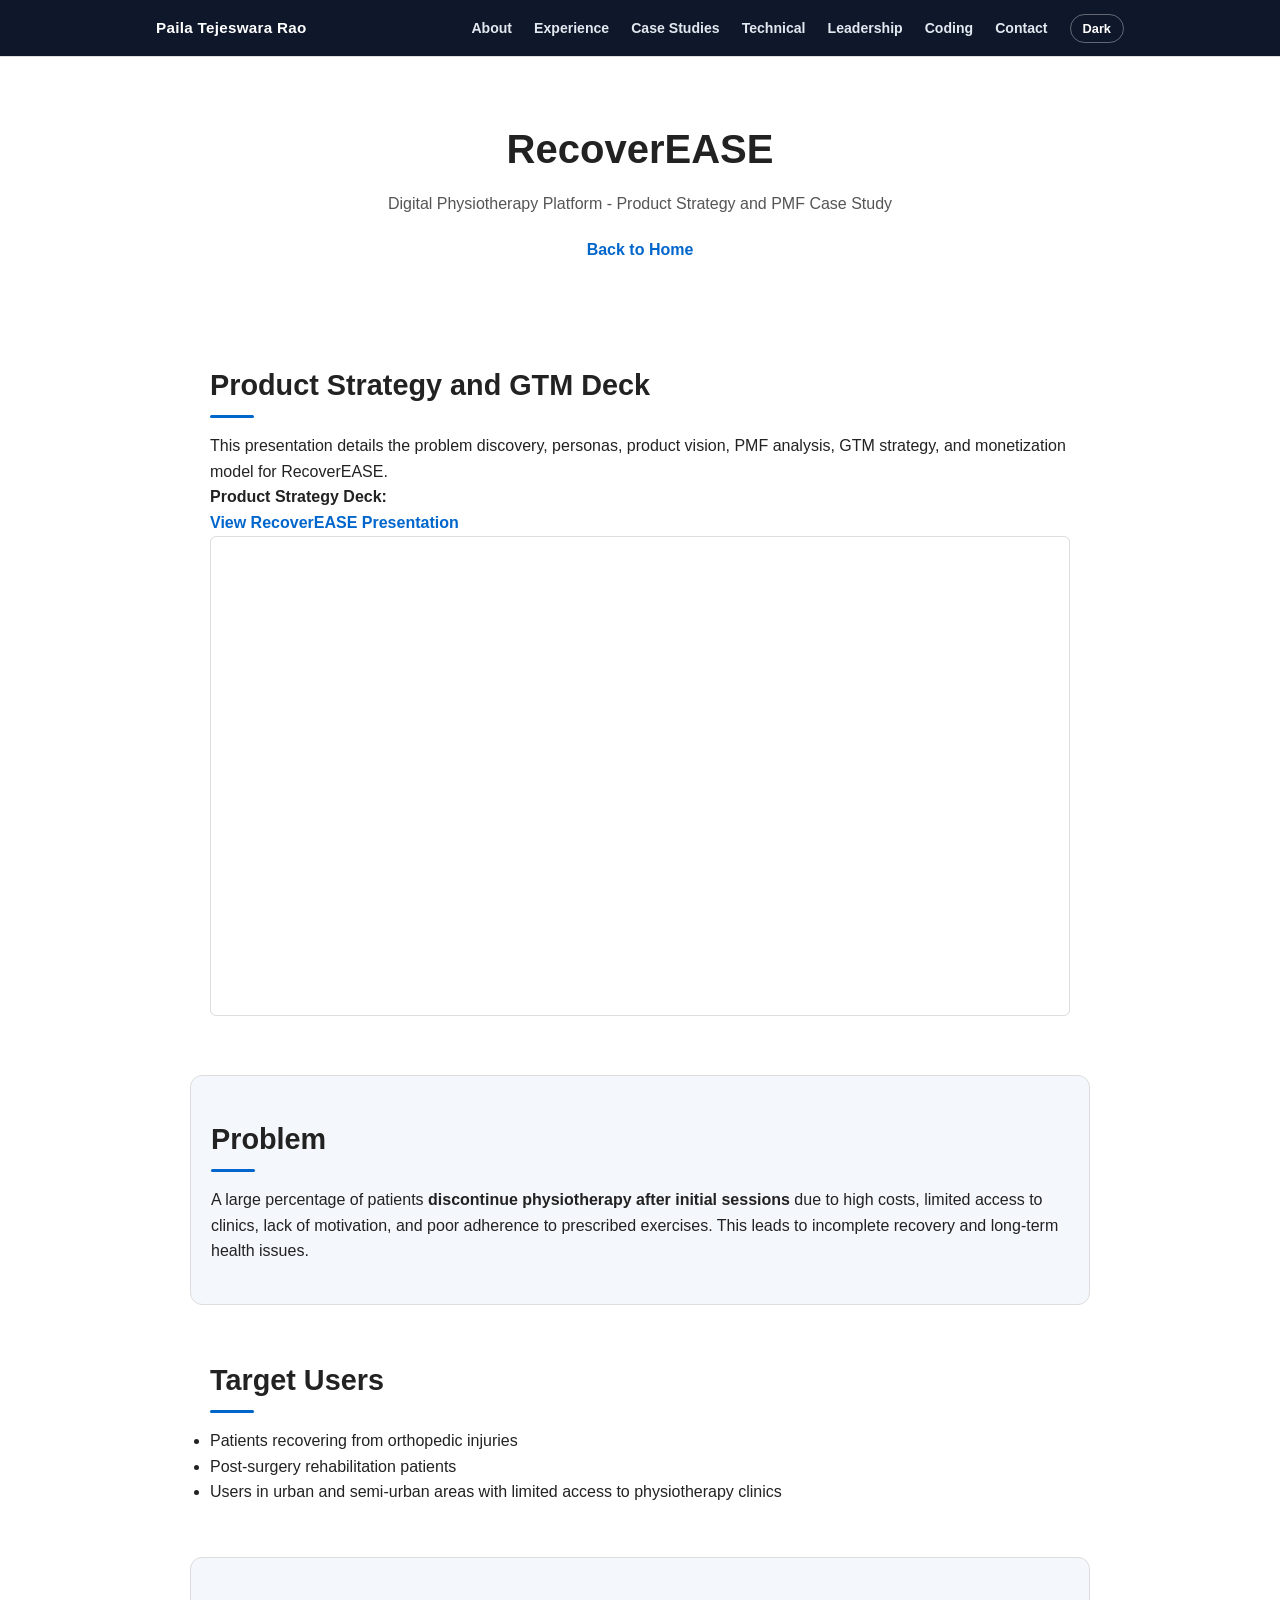
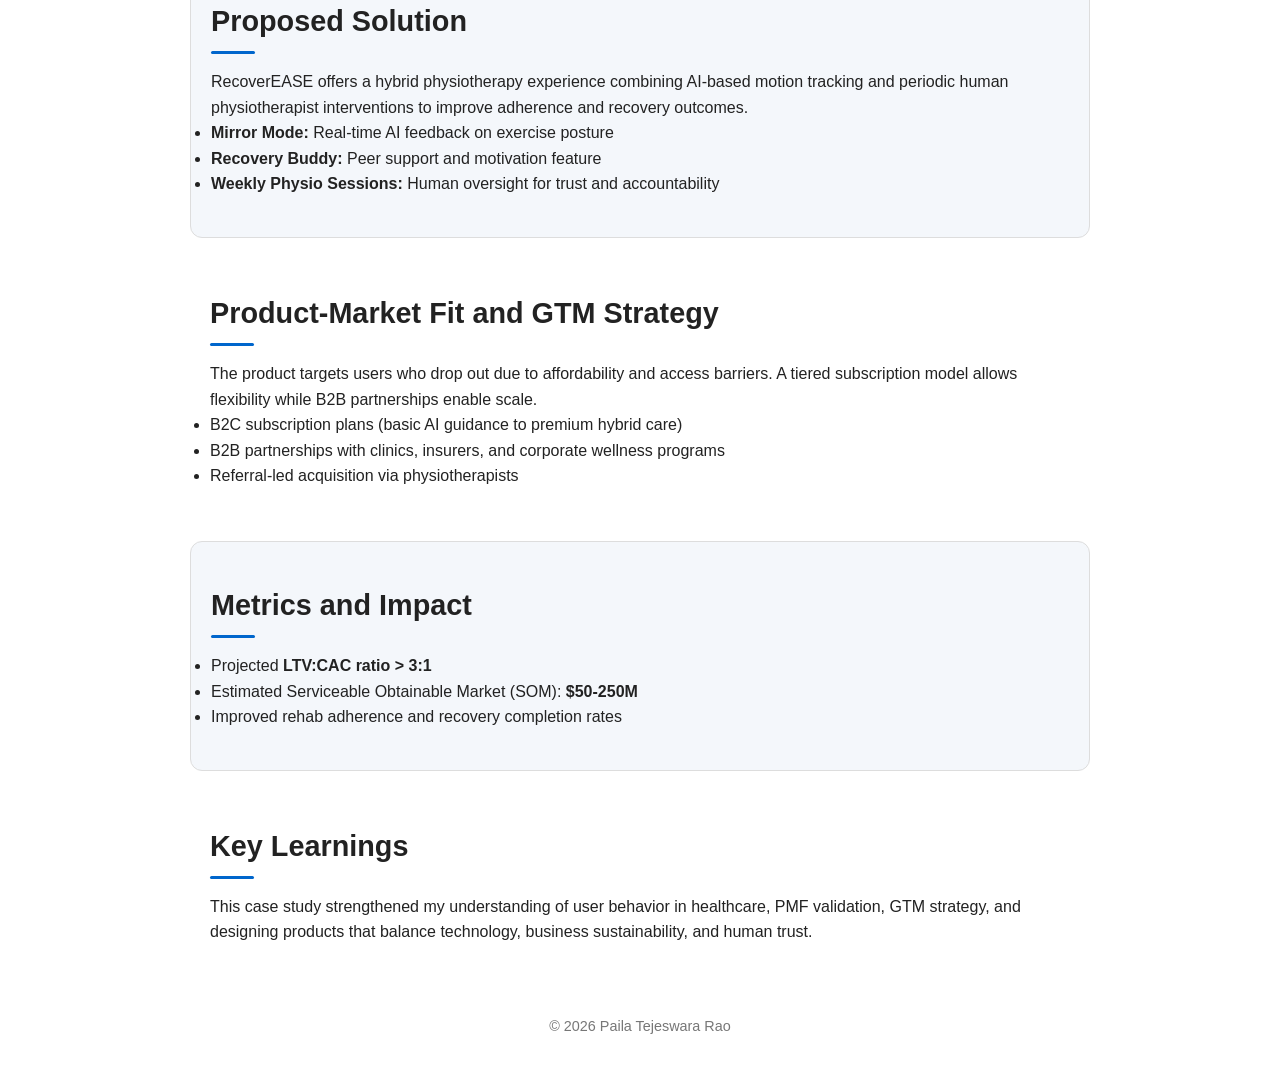
<file: cases/recoverease.html>
<!DOCTYPE html>
<html lang="en">
<head>
    <meta charset="UTF-8">
    <meta name="viewport" content="width=device-width, initial-scale=1.0">
    <title>RecoverEASE | Product Case Study</title>
    <link rel="stylesheet" href="../style.css?v=6">
</head>
<body>

<nav class="topnav">
    <div class="topnav-inner">
        <a class="nav-brand" href="../index.html">Paila Tejeswara Rao</a>
        <div class="nav-links">
            <a href="../index.html#about">About</a>
            <a href="../index.html#experience">Experience</a>
            <a href="../index.html#case-studies">Case Studies</a>
            <a href="../index.html#technical">Technical</a>
            <a href="../index.html#leadership">Leadership</a>
            <a href="../index.html#coding">Coding</a>
            <a href="../index.html#contact">Contact</a>
        </div>
        <button class="theme-btn" id="themeToggle" type="button">Dark</button>
    </div>
</nav>


    <!-- HEADER -->
    <section class="hero">
        <h1>RecoverEASE</h1>
        <p class="tagline">
            Digital Physiotherapy Platform - Product Strategy and PMF Case Study
        </p>
        <div class="links">
            <a href="../index.html">Back to Home</a>
        </div>
    </section>

    <!-- OVERVIEW -->
   <section>
    <h2>Product Strategy and GTM Deck</h2>

    <p>
        This presentation details the problem discovery, personas, product vision,
        PMF analysis, GTM strategy, and monetization model for RecoverEASE.
    </p>

    <p>
        <strong>Product Strategy Deck:</strong><br>
        <a href="https://drive.google.com/file/d/1mqmF2JGtkJAJZphN6ewvvHBHBBAqvsbS/view"
           target="_blank">
            View RecoverEASE Presentation
        </a>
    </p>

    <iframe
        src="https://drive.google.com/file/d/1mqmF2JGtkJAJZphN6ewvvHBHBBAqvsbS/preview"
        width="100%"
        height="480"
        allowfullscreen>
    </iframe>
</section>


    <!-- PROBLEM -->
    <section class="section-band">
        <h2>Problem</h2>
        <p>
            A large percentage of patients <strong>discontinue physiotherapy after initial sessions</strong> due to
            high costs, limited access to clinics, lack of motivation, and poor adherence to prescribed
            exercises. This leads to incomplete recovery and long-term health issues.
        </p>
    </section>

    <!-- USERS -->
    <section>
        <h2>Target Users</h2>
        <ul>
            <li>Patients recovering from orthopedic injuries</li>
            <li>Post-surgery rehabilitation patients</li>
            <li>Users in urban and semi-urban areas with limited access to physiotherapy clinics</li>
        </ul>
    </section>

    <!-- SOLUTION -->
    <section class="section-band">
        <h2>Proposed Solution</h2>
        <p>
            RecoverEASE offers a hybrid physiotherapy experience combining AI-based motion tracking
            and periodic human physiotherapist interventions to improve adherence and recovery outcomes.
        </p>
        <ul>
            <li><strong>Mirror Mode:</strong> Real-time AI feedback on exercise posture</li>
            <li><strong>Recovery Buddy:</strong> Peer support and motivation feature</li>
            <li><strong>Weekly Physio Sessions:</strong> Human oversight for trust and accountability</li>
        </ul>
    </section>

    <!-- PMF & GTM -->
    <section>
        <h2>Product-Market Fit and GTM Strategy</h2>
        <p>
            The product targets users who drop out due to affordability and access barriers.
            A tiered subscription model allows flexibility while B2B partnerships enable scale.
        </p>
        <ul>
            <li>B2C subscription plans (basic AI guidance to premium hybrid care)</li>
            <li>B2B partnerships with clinics, insurers, and corporate wellness programs</li>
            <li>Referral-led acquisition via physiotherapists</li>
        </ul>
    </section>

    <!-- METRICS -->
    <section class="section-band">
        <h2>Metrics and Impact</h2>
        <ul>
            <li>Projected <strong>LTV:CAC ratio &gt; 3:1</strong></li>
            <li>Estimated Serviceable Obtainable Market (SOM): <strong>$50-250M</strong></li>
            <li>Improved rehab adherence and recovery completion rates</li>
        </ul>
    </section>

    <!-- LEARNINGS -->
    <section>
        <h2>Key Learnings</h2>
        <p>
            This case study strengthened my understanding of user behavior in healthcare,
            PMF validation, GTM strategy, and designing products that balance technology,
            business sustainability, and human trust.
        </p>
    </section>

    <footer>
        <p>© 2026 Paila Tejeswara Rao</p>
    </footer>

<script>
(function () {
    try {
        var root = document.documentElement;
        var saved = null;
        try { saved = localStorage.getItem('theme'); } catch (e) {}
        if (saved === 'dark' || saved === 'light') {
            root.setAttribute('data-theme', saved);
        } else if (window.matchMedia && window.matchMedia('(prefers-color-scheme: dark)').matches) {
            root.setAttribute('data-theme', 'dark');
        }
        var btn = document.getElementById('themeToggle');
        function updateLabel() {
            if (!btn) return;
            btn.textContent = root.getAttribute('data-theme') === 'dark' ? 'Light' : 'Dark';
        }
        updateLabel();
        if (btn) {
            btn.addEventListener('click', function () {
                var next = root.getAttribute('data-theme') === 'dark' ? 'light' : 'dark';
                root.setAttribute('data-theme', next);
                try { localStorage.setItem('theme', next); } catch (e) {}
                updateLabel();
            });
        }
    } catch (e) {}
})();
</script>


</body>
</html>
</file>
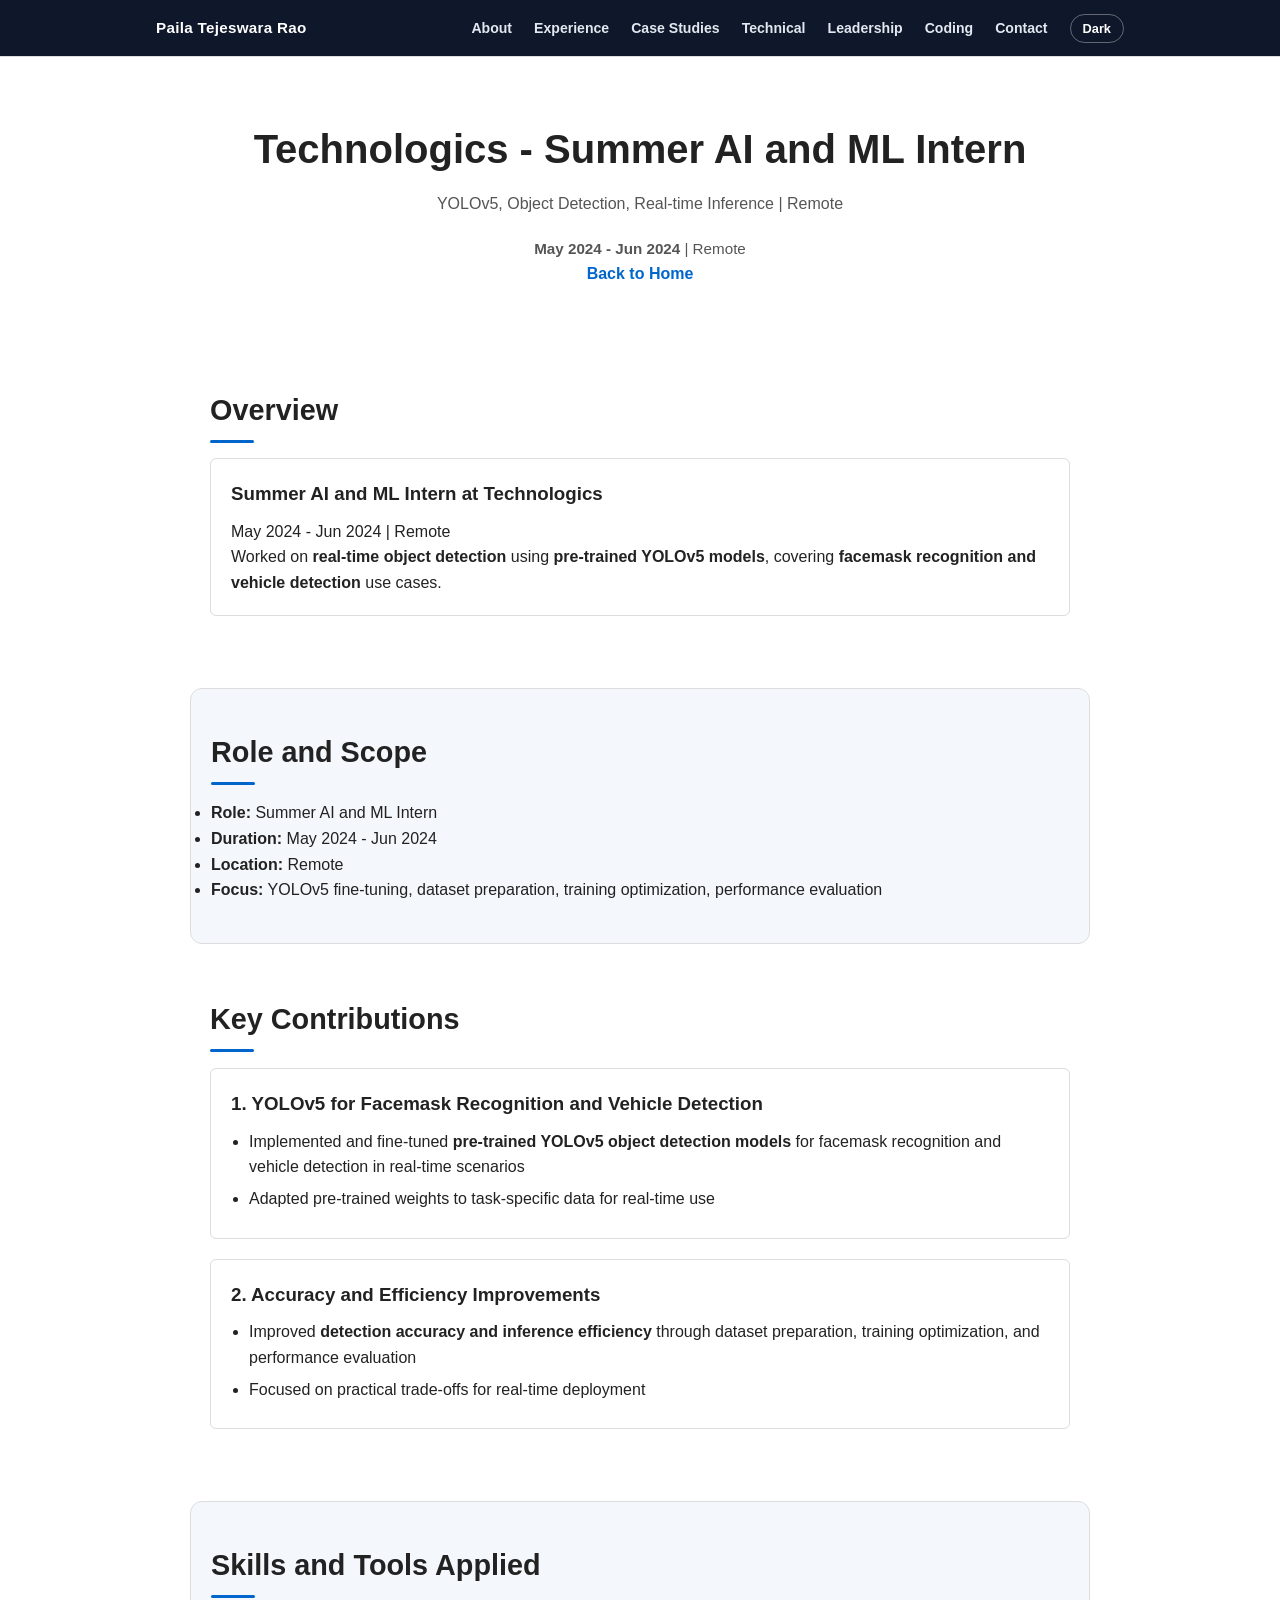
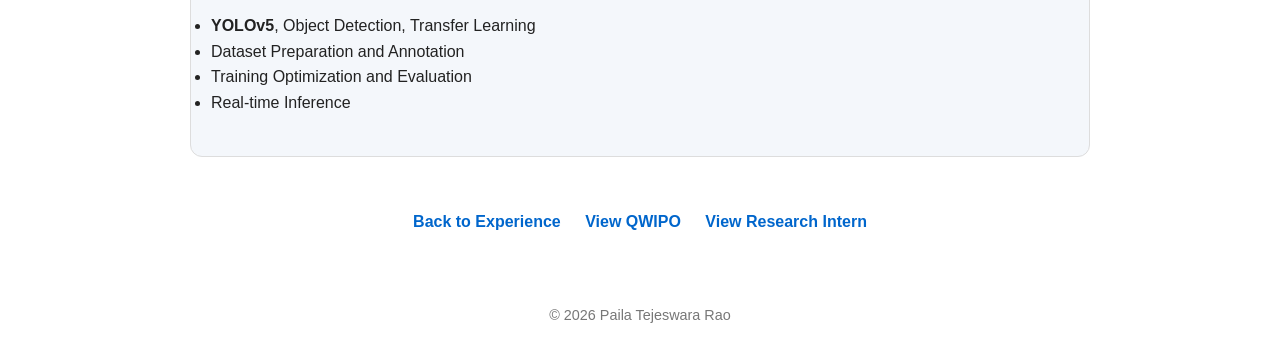
<file: cases/technologics.html>
<!DOCTYPE html>
<html lang="en">
<head>
    <meta charset="UTF-8">
    <meta name="viewport" content="width=device-width, initial-scale=1.0">
    <title>Technologics - Summer AI and ML Intern | Experience</title>
    <link rel="stylesheet" href="../style.css?v=6">
</head>
<body>

<nav class="topnav">
    <div class="topnav-inner">
        <a class="nav-brand" href="../index.html">Paila Tejeswara Rao</a>
        <div class="nav-links">
            <a href="../index.html#about">About</a>
            <a href="../index.html#experience">Experience</a>
            <a href="../index.html#case-studies">Case Studies</a>
            <a href="../index.html#technical">Technical</a>
            <a href="../index.html#leadership">Leadership</a>
            <a href="../index.html#coding">Coding</a>
            <a href="../index.html#contact">Contact</a>
        </div>
        <button class="theme-btn" id="themeToggle" type="button">Dark</button>
    </div>
</nav>


    <section class="hero">
        <h1>Technologics - Summer AI and ML Intern</h1>
        <p class="tagline">
            YOLOv5, Object Detection, Real-time Inference | Remote
        </p>
        <p style="margin-top:10px; color:#555; font-size:0.95rem;">
            <strong>May 2024 - Jun 2024</strong> | Remote
        </p>
        <div class="links">
            <a href="../index.html#experience">Back to Home</a>
        </div>
    </section>

    <section>
        <h2>Overview</h2>
        <div class="project-card">
            <h3>Summer AI and ML Intern at Technologics</h3>
            <p>May 2024 - Jun 2024 | Remote</p>
            <p>Worked on <strong>real-time object detection</strong> using <strong>pre-trained YOLOv5 models</strong>, covering <strong>facemask recognition and vehicle detection</strong> use cases.</p>
        </div>
    </section>

    <section class="section-band">
        <h2>Role and Scope</h2>
        <ul>
            <li><strong>Role:</strong> Summer AI and ML Intern</li>
            <li><strong>Duration:</strong> May 2024 - Jun 2024</li>
            <li><strong>Location:</strong> Remote</li>
            <li><strong>Focus:</strong> YOLOv5 fine-tuning, dataset preparation, training optimization, performance evaluation</li>
        </ul>
    </section>

    <section>
        <h2>Key Contributions</h2>

        <div class="project-card" style="margin-top:16px;">
            <h3>1. YOLOv5 for Facemask Recognition and Vehicle Detection</h3>
            <ul class="exp-points">
                <li>Implemented and fine-tuned <strong>pre-trained YOLOv5 object detection models</strong> for facemask recognition and vehicle detection in real-time scenarios</li>
                <li>Adapted pre-trained weights to task-specific data for real-time use</li>
            </ul>
        </div>

        <div class="project-card">
            <h3>2. Accuracy and Efficiency Improvements</h3>
            <ul class="exp-points">
                <li>Improved <strong>detection accuracy and inference efficiency</strong> through dataset preparation, training optimization, and performance evaluation</li>
                <li>Focused on practical trade-offs for real-time deployment</li>
            </ul>
        </div>
    </section>

    <section class="section-band">
        <h2>Skills and Tools Applied</h2>
        <ul>
            <li><strong>YOLOv5</strong>, Object Detection, Transfer Learning</li>
            <li>Dataset Preparation and Annotation</li>
            <li>Training Optimization and Evaluation</li>
            <li>Real-time Inference</li>
        </ul>
    </section>

    <section>
        <div class="links" style="text-align:center;">
            <a href="../index.html#experience">Back to Experience</a>
            <a href="./qwipo.html">View QWIPO</a>
            <a href="./plant-monitoring.html">View Research Intern</a>
        </div>
    </section>

    <footer>
        <p>© 2026 Paila Tejeswara Rao</p>
    </footer>

<script>
(function () {
    try {
        var root = document.documentElement;
        var saved = null;
        try { saved = localStorage.getItem('theme'); } catch (e) {}
        if (saved === 'dark' || saved === 'light') {
            root.setAttribute('data-theme', saved);
        } else if (window.matchMedia && window.matchMedia('(prefers-color-scheme: dark)').matches) {
            root.setAttribute('data-theme', 'dark');
        }
        var btn = document.getElementById('themeToggle');
        function updateLabel() {
            if (!btn) return;
            btn.textContent = root.getAttribute('data-theme') === 'dark' ? 'Light' : 'Dark';
        }
        updateLabel();
        if (btn) {
            btn.addEventListener('click', function () {
                var next = root.getAttribute('data-theme') === 'dark' ? 'light' : 'dark';
                root.setAttribute('data-theme', next);
                try { localStorage.setItem('theme', next); } catch (e) {}
                updateLabel();
            });
        }
    } catch (e) {}
})();
</script>


</body>
</html>
</file>
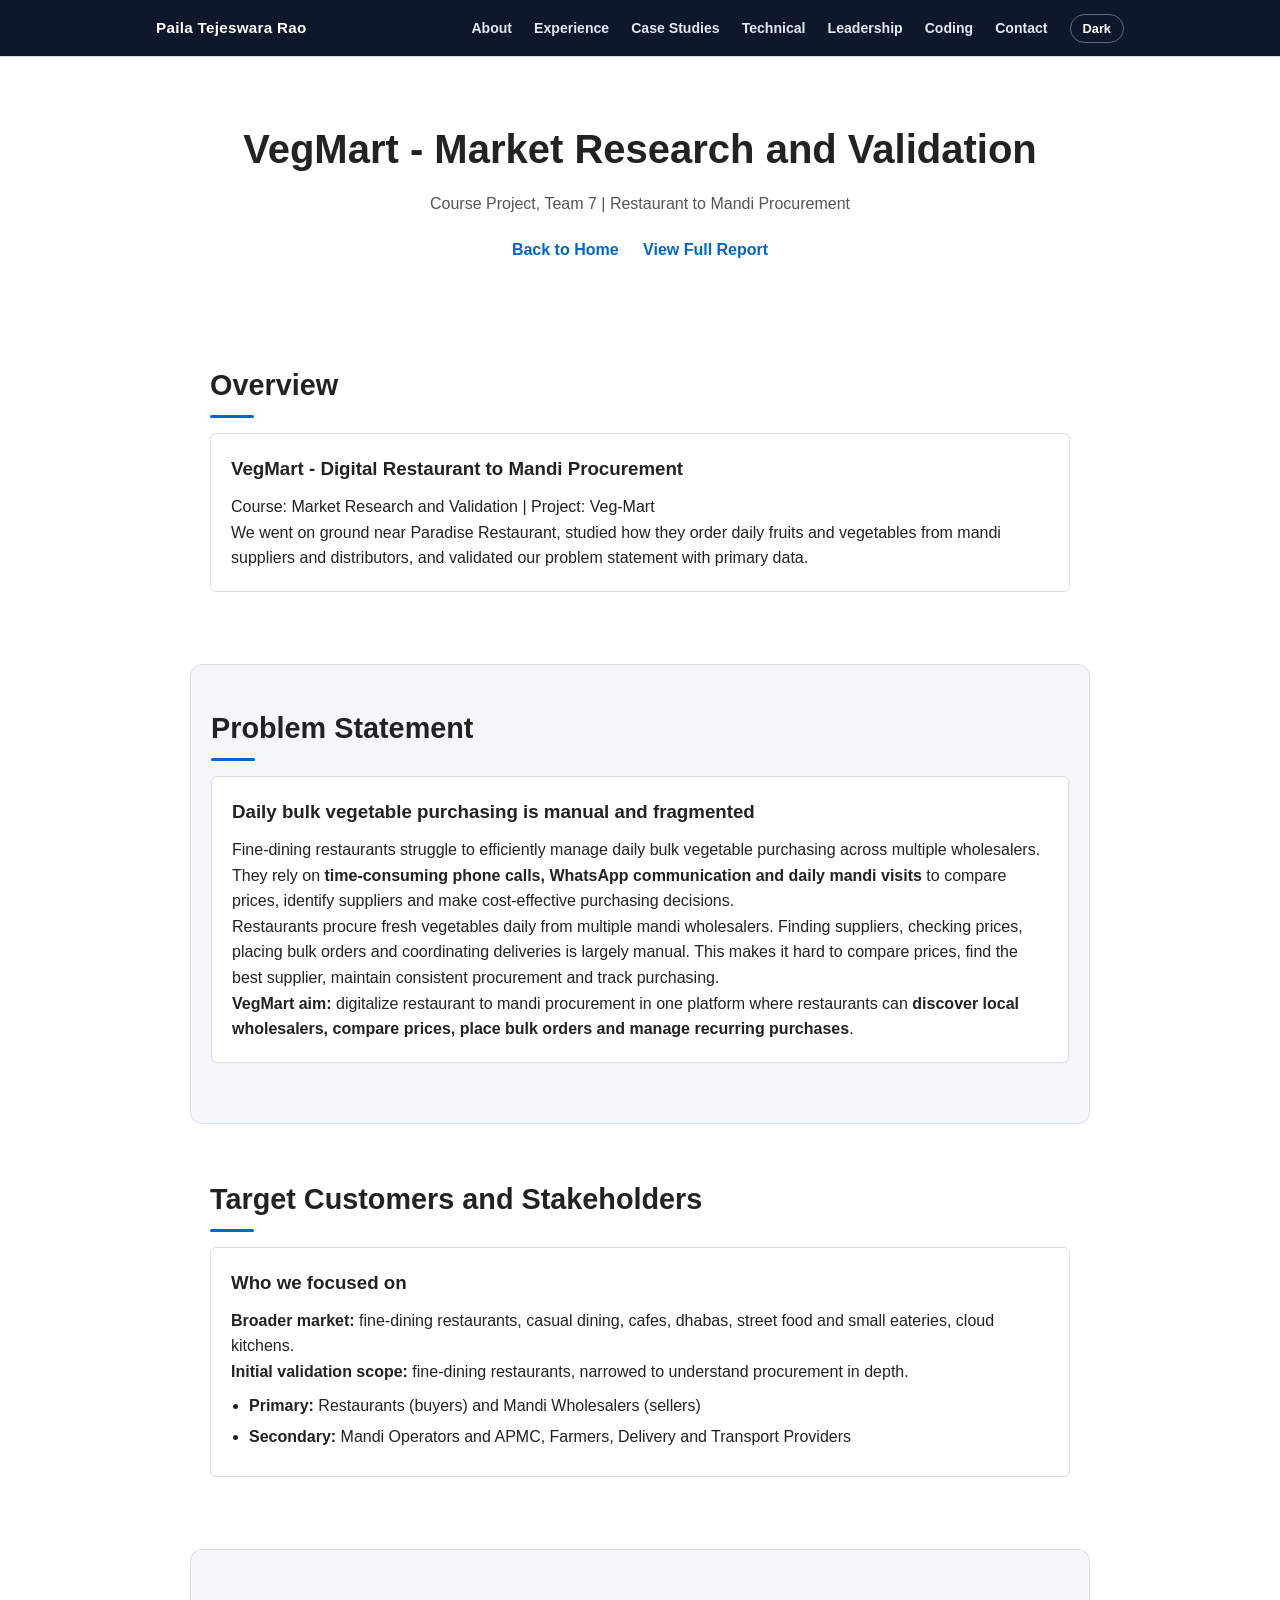
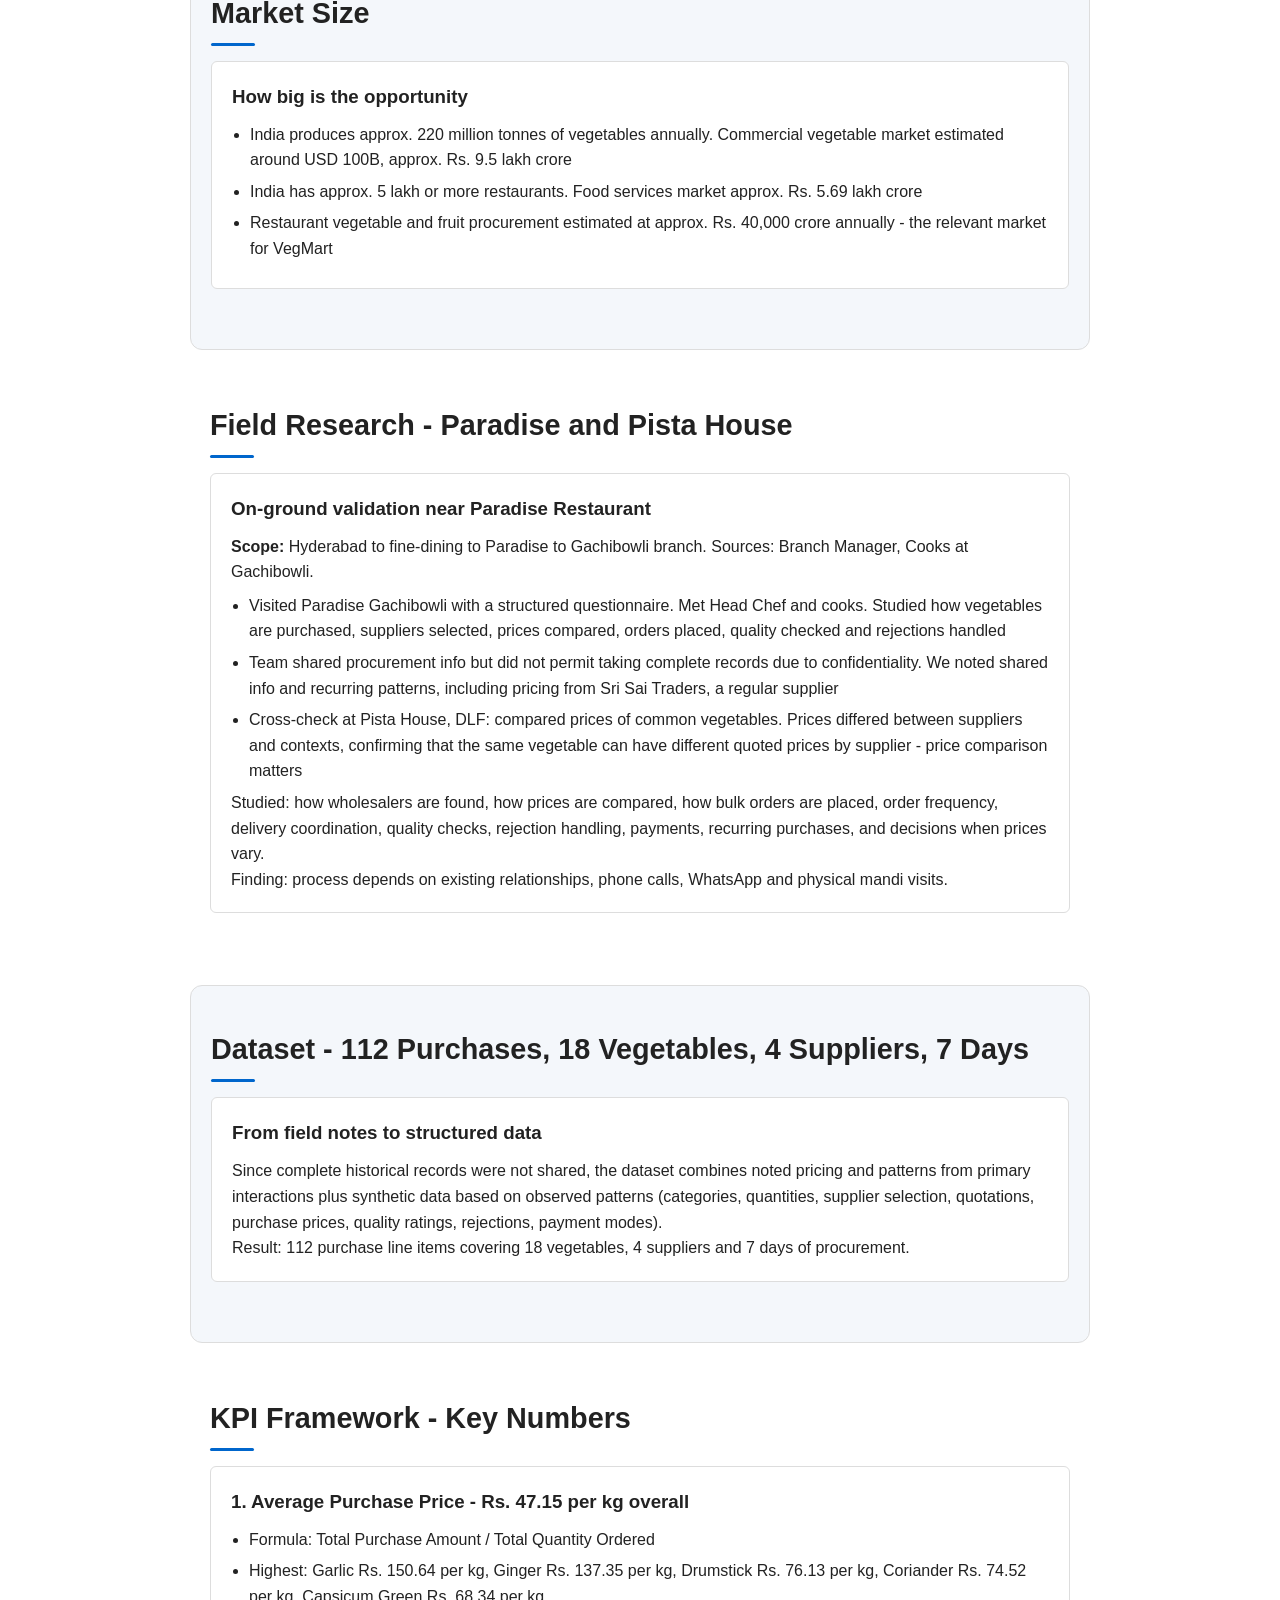
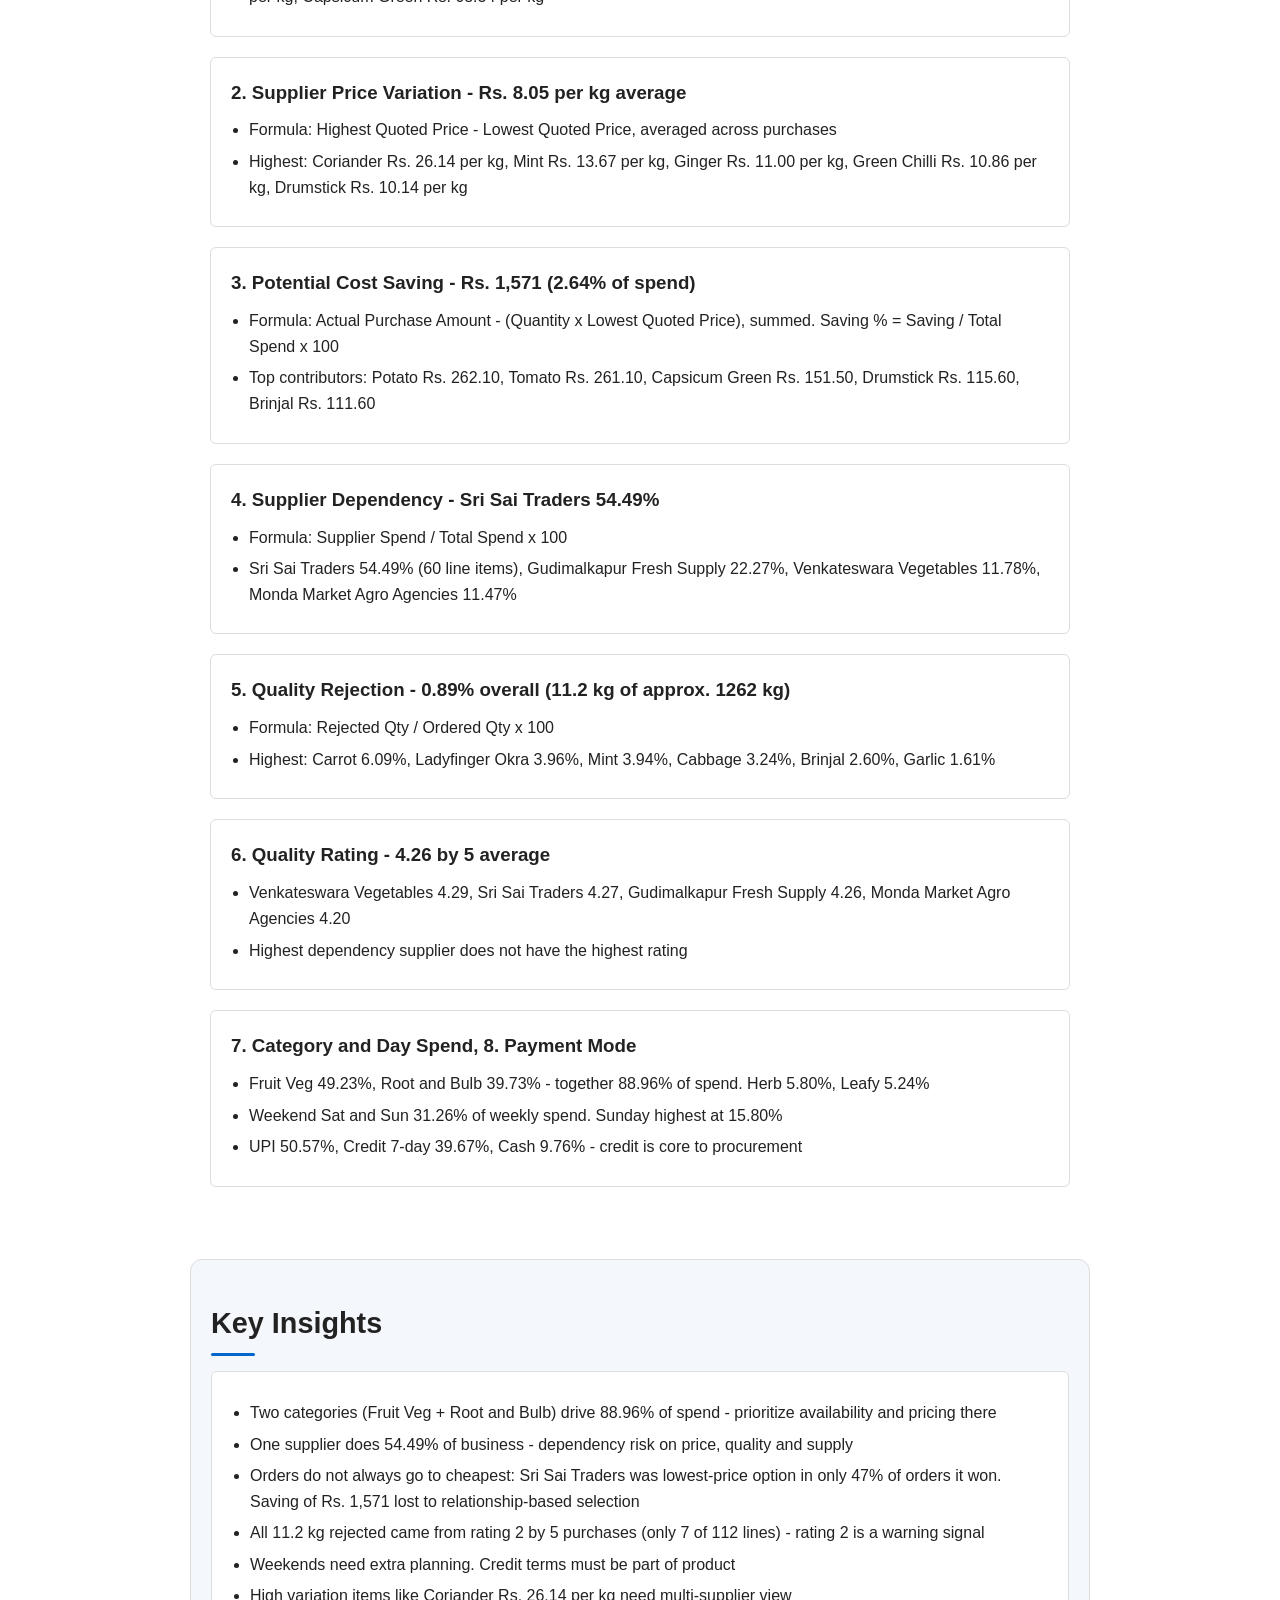
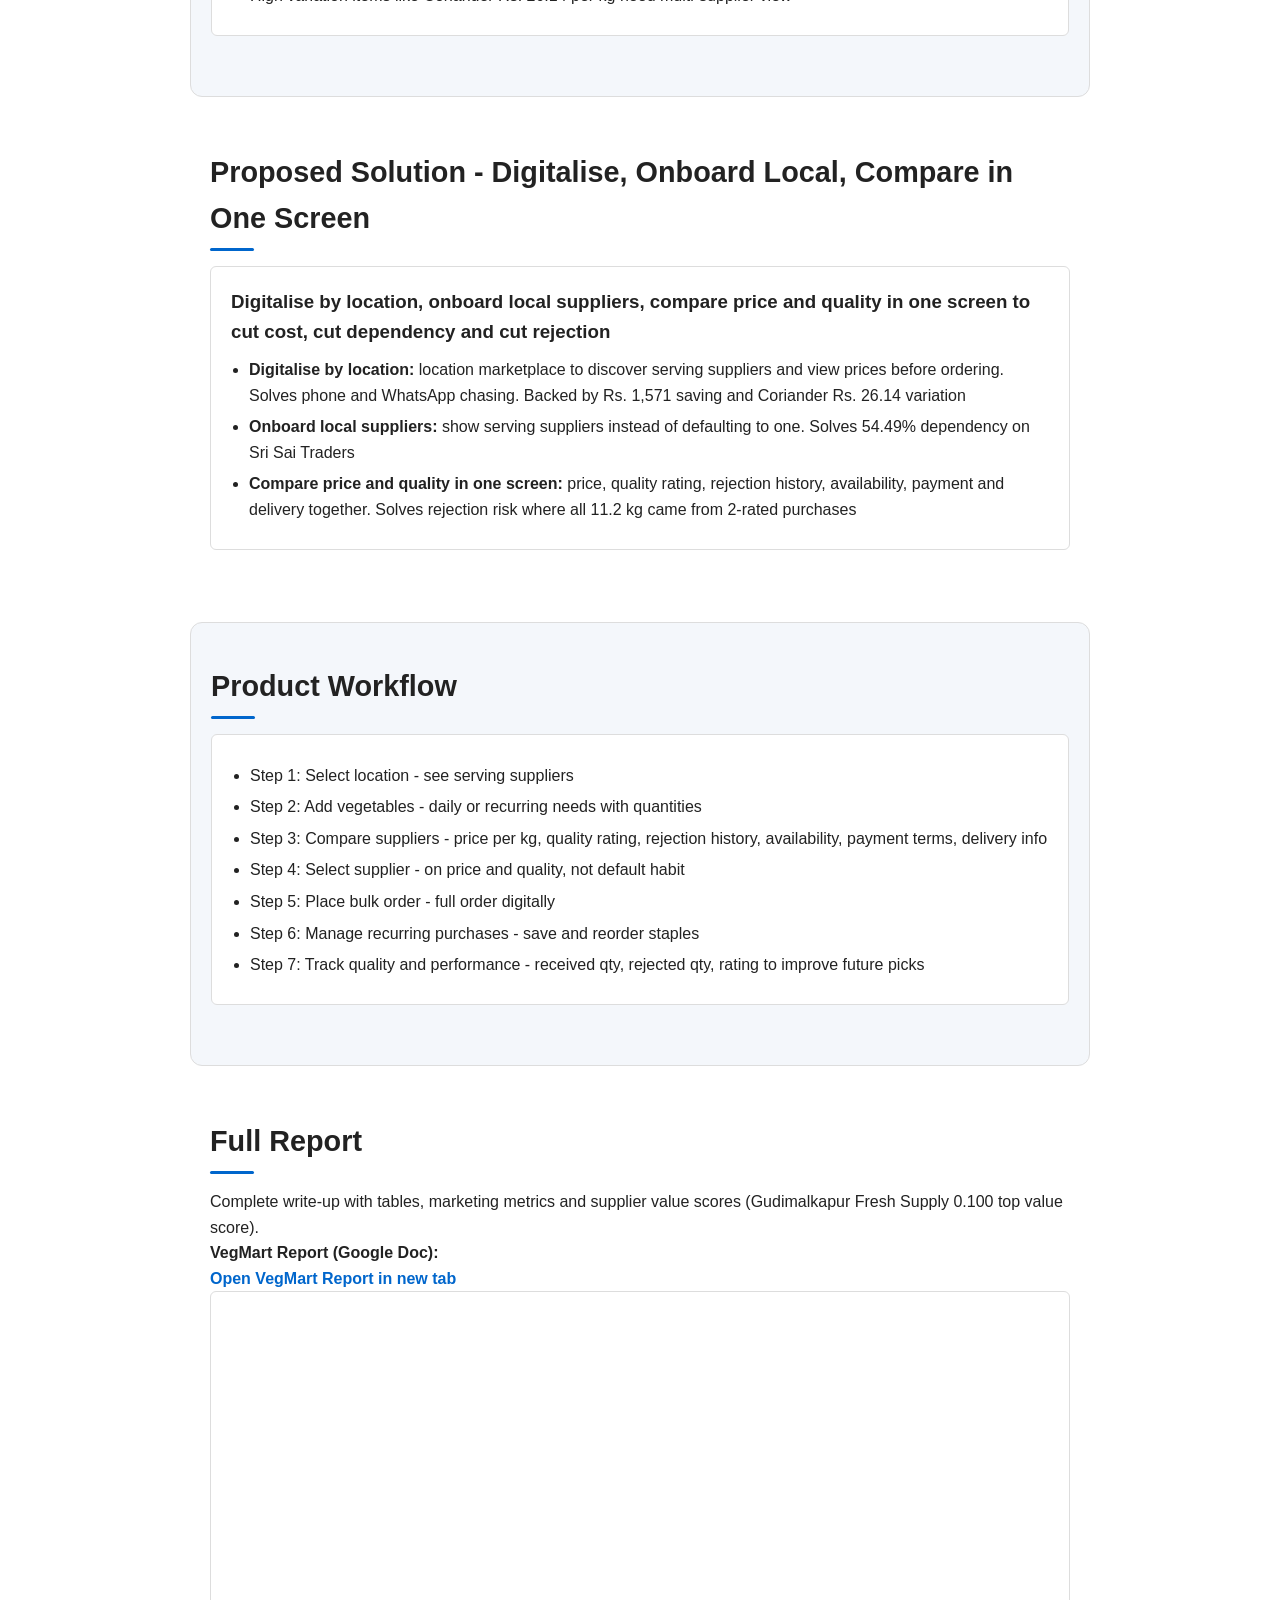
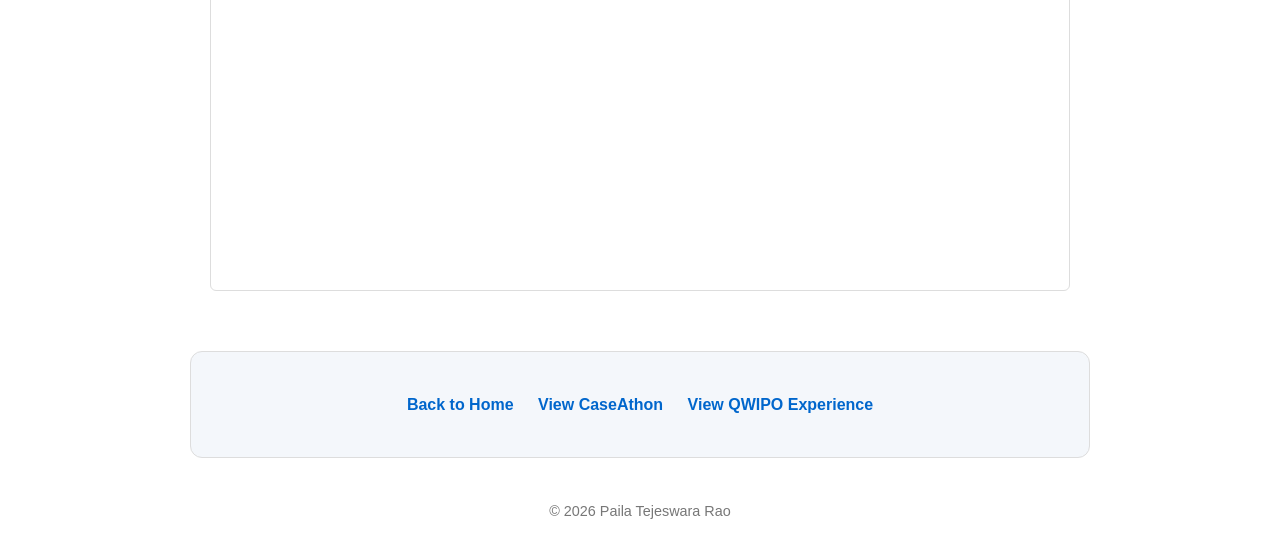
<file: cases/vegmart.html>
<!DOCTYPE html>
<html lang="en">
<head>
    <meta charset="UTF-8">
    <meta name="viewport" content="width=device-width, initial-scale=1.0">
    <title>VegMart - Market Research and Validation | Case Study</title>
    <link rel="stylesheet" href="../style.css?v=6">
</head>
<body>

<nav class="topnav">
    <div class="topnav-inner">
        <a class="nav-brand" href="../index.html">Paila Tejeswara Rao</a>
        <div class="nav-links">
            <a href="../index.html#about">About</a>
            <a href="../index.html#experience">Experience</a>
            <a href="../index.html#case-studies">Case Studies</a>
            <a href="../index.html#technical">Technical</a>
            <a href="../index.html#leadership">Leadership</a>
            <a href="../index.html#coding">Coding</a>
            <a href="../index.html#contact">Contact</a>
        </div>
        <button class="theme-btn" id="themeToggle" type="button">Dark</button>
    </div>
</nav>


    <section class="hero">
        <h1>VegMart - Market Research and Validation</h1>
        <p class="tagline">
            Course Project, Team 7 | Restaurant to Mandi Procurement
        </p>
        <div class="links">
            <a href="../index.html">Back to Home</a>
            <a href="https://docs.google.com/document/d/1k3baDbc3WFHOAWa4zv49w-F3rMeDSP6x/edit?usp=drive_link&ouid=104237336428019114948&rtpof=true&sd=true" target="_blank">View Full Report</a>
        </div>
    </section>

    <section>
        <h2>Overview</h2>
        <div class="project-card">
            <h3>VegMart - Digital Restaurant to Mandi Procurement</h3>
            <p>Course: Market Research and Validation | Project: Veg-Mart</p>
            <p>We went on ground near Paradise Restaurant, studied how they order daily fruits and vegetables from mandi suppliers and distributors, and validated our problem statement with primary data.</p>
        </div>
    </section>

    <section class="section-band">
        <h2>Problem Statement</h2>
        <div class="project-card">
            <h3>Daily bulk vegetable purchasing is manual and fragmented</h3>
            <p>Fine-dining restaurants struggle to efficiently manage daily bulk vegetable purchasing across multiple wholesalers. They rely on <strong>time-consuming phone calls, WhatsApp communication and daily mandi visits</strong> to compare prices, identify suppliers and make cost-effective purchasing decisions.</p>
            <p>Restaurants procure fresh vegetables daily from multiple mandi wholesalers. Finding suppliers, checking prices, placing bulk orders and coordinating deliveries is largely manual. This makes it hard to compare prices, find the best supplier, maintain consistent procurement and track purchasing.</p>
            <p><strong>VegMart aim:</strong> digitalize restaurant to mandi procurement in one platform where restaurants can <strong>discover local wholesalers, compare prices, place bulk orders and manage recurring purchases</strong>.</p>
        </div>
    </section>

    <section>
        <h2>Target Customers and Stakeholders</h2>
        <div class="project-card">
            <h3>Who we focused on</h3>
            <p><strong>Broader market:</strong> fine-dining restaurants, casual dining, cafes, dhabas, street food and small eateries, cloud kitchens.</p>
            <p><strong>Initial validation scope:</strong> fine-dining restaurants, narrowed to understand procurement in depth.</p>
            <ul class="exp-points">
                <li><strong>Primary:</strong> Restaurants (buyers) and Mandi Wholesalers (sellers)</li>
                <li><strong>Secondary:</strong> Mandi Operators and APMC, Farmers, Delivery and Transport Providers</li>
            </ul>
        </div>
    </section>

    <section class="section-band">
        <h2>Market Size</h2>
        <div class="project-card">
            <h3>How big is the opportunity</h3>
            <ul class="exp-points">
                <li>India produces approx. 220 million tonnes of vegetables annually. Commercial vegetable market estimated around USD 100B, approx. Rs. 9.5 lakh crore</li>
                <li>India has approx. 5 lakh or more restaurants. Food services market approx. Rs. 5.69 lakh crore</li>
                <li>Restaurant vegetable and fruit procurement estimated at approx. Rs. 40,000 crore annually - the relevant market for VegMart</li>
            </ul>
        </div>
    </section>

    <section>
        <h2>Field Research - Paradise and Pista House</h2>
        <div class="project-card">
            <h3>On-ground validation near Paradise Restaurant</h3>
            <p><strong>Scope:</strong> Hyderabad to fine-dining to Paradise to Gachibowli branch. Sources: Branch Manager, Cooks at Gachibowli.</p>
            <ul class="exp-points">
                <li>Visited Paradise Gachibowli with a structured questionnaire. Met Head Chef and cooks. Studied how vegetables are purchased, suppliers selected, prices compared, orders placed, quality checked and rejections handled</li>
                <li>Team shared procurement info but did not permit taking complete records due to confidentiality. We noted shared info and recurring patterns, including pricing from Sri Sai Traders, a regular supplier</li>
                <li>Cross-check at Pista House, DLF: compared prices of common vegetables. Prices differed between suppliers and contexts, confirming that the same vegetable can have different quoted prices by supplier - price comparison matters</li>
            </ul>
            <p>Studied: how wholesalers are found, how prices are compared, how bulk orders are placed, order frequency, delivery coordination, quality checks, rejection handling, payments, recurring purchases, and decisions when prices vary.</p>
            <p>Finding: process depends on existing relationships, phone calls, WhatsApp and physical mandi visits.</p>
        </div>
    </section>

    <section class="section-band">
        <h2>Dataset - 112 Purchases, 18 Vegetables, 4 Suppliers, 7 Days</h2>
        <div class="project-card">
            <h3>From field notes to structured data</h3>
            <p>Since complete historical records were not shared, the dataset combines noted pricing and patterns from primary interactions plus synthetic data based on observed patterns (categories, quantities, supplier selection, quotations, purchase prices, quality ratings, rejections, payment modes).</p>
            <p>Result: 112 purchase line items covering 18 vegetables, 4 suppliers and 7 days of procurement.</p>
        </div>
    </section>

    <section>
        <h2>KPI Framework - Key Numbers</h2>

        <div class="project-card">
            <h3>1. Average Purchase Price - <strong>Rs. 47.15 per kg</strong> overall</h3>
            <ul class="exp-points">
                <li>Formula: Total Purchase Amount / Total Quantity Ordered</li>
                <li>Highest: Garlic Rs. 150.64 per kg, Ginger Rs. 137.35 per kg, Drumstick Rs. 76.13 per kg, Coriander Rs. 74.52 per kg, Capsicum Green Rs. 68.34 per kg</li>
            </ul>
        </div>

        <div class="project-card">
            <h3>2. Supplier Price Variation - <strong>Rs. 8.05 per kg</strong> average</h3>
            <ul class="exp-points">
                <li>Formula: Highest Quoted Price - Lowest Quoted Price, averaged across purchases</li>
                <li>Highest: Coriander Rs. 26.14 per kg, Mint Rs. 13.67 per kg, Ginger Rs. 11.00 per kg, Green Chilli Rs. 10.86 per kg, Drumstick Rs. 10.14 per kg</li>
            </ul>
        </div>

        <div class="project-card">
            <h3>3. Potential Cost Saving - <strong>Rs. 1,571 (2.64% of spend)</strong></h3>
            <ul class="exp-points">
                <li>Formula: Actual Purchase Amount - (Quantity x Lowest Quoted Price), summed. Saving % = Saving / Total Spend x 100</li>
                <li>Top contributors: Potato Rs. 262.10, Tomato Rs. 261.10, Capsicum Green Rs. 151.50, Drumstick Rs. 115.60, Brinjal Rs. 111.60</li>
            </ul>
        </div>

        <div class="project-card">
            <h3>4. Supplier Dependency - <strong>Sri Sai Traders 54.49%</strong></h3>
            <ul class="exp-points">
                <li>Formula: Supplier Spend / Total Spend x 100</li>
                <li>Sri Sai Traders 54.49% (60 line items), Gudimalkapur Fresh Supply 22.27%, Venkateswara Vegetables 11.78%, Monda Market Agro Agencies 11.47%</li>
            </ul>
        </div>

        <div class="project-card">
            <h3>5. Quality Rejection - <strong>0.89%</strong> overall (11.2 kg of approx. 1262 kg)</h3>
            <ul class="exp-points">
                <li>Formula: Rejected Qty / Ordered Qty x 100</li>
                <li>Highest: Carrot 6.09%, Ladyfinger Okra 3.96%, Mint 3.94%, Cabbage 3.24%, Brinjal 2.60%, Garlic 1.61%</li>
            </ul>
        </div>

        <div class="project-card">
            <h3>6. Quality Rating - <strong>4.26 by 5</strong> average</h3>
            <ul class="exp-points">
                <li>Venkateswara Vegetables 4.29, Sri Sai Traders 4.27, Gudimalkapur Fresh Supply 4.26, Monda Market Agro Agencies 4.20</li>
                <li>Highest dependency supplier does not have the highest rating</li>
            </ul>
        </div>

        <div class="project-card">
            <h3>7. Category and Day Spend, 8. Payment Mode</h3>
            <ul class="exp-points">
                <li>Fruit Veg 49.23%, Root and Bulb 39.73% - together 88.96% of spend. Herb 5.80%, Leafy 5.24%</li>
                <li>Weekend Sat and Sun 31.26% of weekly spend. Sunday highest at 15.80%</li>
                <li>UPI 50.57%, Credit 7-day 39.67%, Cash 9.76% - credit is core to procurement</li>
            </ul>
        </div>
    </section>

    <section class="section-band">
        <h2>Key Insights</h2>
        <div class="project-card">
            <ul class="exp-points">
                <li>Two categories (Fruit Veg + Root and Bulb) drive 88.96% of spend - prioritize availability and pricing there</li>
                <li>One supplier does 54.49% of business - dependency risk on price, quality and supply</li>
                <li>Orders do not always go to cheapest: Sri Sai Traders was lowest-price option in only 47% of orders it won. Saving of Rs. 1,571 lost to relationship-based selection</li>
                <li>All 11.2 kg rejected came from rating 2 by 5 purchases (only 7 of 112 lines) - rating 2 is a warning signal</li>
                <li>Weekends need extra planning. Credit terms must be part of product</li>
                <li>High variation items like Coriander Rs. 26.14 per kg need multi-supplier view</li>
            </ul>
        </div>
    </section>

    <section>
        <h2>Proposed Solution - Digitalise, Onboard Local, Compare in One Screen</h2>
        <div class="project-card">
            <h3>Digitalise by location, onboard local suppliers, compare price and quality in one screen to cut cost, cut dependency and cut rejection</h3>
            <ul class="exp-points">
                <li><strong>Digitalise by location:</strong> location marketplace to discover serving suppliers and view prices before ordering. Solves phone and WhatsApp chasing. Backed by Rs. 1,571 saving and Coriander Rs. 26.14 variation</li>
                <li><strong>Onboard local suppliers:</strong> show serving suppliers instead of defaulting to one. Solves 54.49% dependency on Sri Sai Traders</li>
                <li><strong>Compare price and quality in one screen:</strong> price, quality rating, rejection history, availability, payment and delivery together. Solves rejection risk where all 11.2 kg came from 2-rated purchases</li>
            </ul>
        </div>
    </section>

    <section class="section-band">
        <h2>Product Workflow</h2>
        <div class="project-card">
            <ul class="exp-points">
                <li>Step 1: Select location - see serving suppliers</li>
                <li>Step 2: Add vegetables - daily or recurring needs with quantities</li>
                <li>Step 3: Compare suppliers - price per kg, quality rating, rejection history, availability, payment terms, delivery info</li>
                <li>Step 4: Select supplier - on price and quality, not default habit</li>
                <li>Step 5: Place bulk order - full order digitally</li>
                <li>Step 6: Manage recurring purchases - save and reorder staples</li>
                <li>Step 7: Track quality and performance - received qty, rejected qty, rating to improve future picks</li>
            </ul>
        </div>
    </section>

    <section>
        <h2>Full Report</h2>
        <p>
            Complete write-up with tables, marketing metrics and supplier value scores (Gudimalkapur Fresh Supply 0.100 top value score).
        </p>
        <p>
            <strong>VegMart Report (Google Doc):</strong><br>
            <a href="https://docs.google.com/document/d/1k3baDbc3WFHOAWa4zv49w-F3rMeDSP6x/edit?usp=drive_link&ouid=104237336428019114948&rtpof=true&sd=true"
               target="_blank">
                Open VegMart Report in new tab
            </a>
        </p>
        <iframe
            src="https://docs.google.com/document/d/1k3baDbc3WFHOAWa4zv49w-F3rMeDSP6x/preview"
            width="100%"
            height="600">
        </iframe>
    </section>

    <section class="section-band">
        <div class="links" style="text-align:center;">
            <a href="../index.html">Back to Home</a>
            <a href="./caseathon.html">View CaseAthon</a>
            <a href="./qwipo.html">View QWIPO Experience</a>
        </div>
    </section>

    <footer>
        <p>© 2026 Paila Tejeswara Rao</p>
    </footer>

<script>
(function () {
    try {
        var root = document.documentElement;
        var saved = null;
        try { saved = localStorage.getItem('theme'); } catch (e) {}
        if (saved === 'dark' || saved === 'light') {
            root.setAttribute('data-theme', saved);
        } else if (window.matchMedia && window.matchMedia('(prefers-color-scheme: dark)').matches) {
            root.setAttribute('data-theme', 'dark');
        }
        var btn = document.getElementById('themeToggle');
        function updateLabel() {
            if (!btn) return;
            btn.textContent = root.getAttribute('data-theme') === 'dark' ? 'Light' : 'Dark';
        }
        updateLabel();
        if (btn) {
            btn.addEventListener('click', function () {
                var next = root.getAttribute('data-theme') === 'dark' ? 'light' : 'dark';
                root.setAttribute('data-theme', next);
                try { localStorage.setItem('theme', next); } catch (e) {}
                updateLabel();
            });
        }
    } catch (e) {}
})();
</script>


</body>
</html>
</file>
<file: style.css>
:root {
    --bg: #ffffff;
    --text: #222;
    --muted: #555;
    --card: #ffffff;
    --band: #f4f7fb;
    --border: #ddd;
    --link: #0066cc;
    --nav-bg: #0f172a;
    --nav-text: #e2e8f0;
    --nav-hover: #ffffff;
    --footer: #777;
}

[data-theme="dark"] {
    --bg: #121212;
    --text: #e5e7eb;
    --muted: #9ca3af;
    --card: #1b1b1b;
    --band: #171717;
    --border: #333333;
    --link: #7cb3ff;
    --nav-bg: #141414;
    --nav-text: #cbd5e1;
    --nav-hover: #ffffff;
    --footer: #9ca3af;
}

* {
    margin: 0;
    padding: 0;
    box-sizing: border-box;
    font-family: Arial, Helvetica, sans-serif;
}

html {
    scroll-behavior: smooth;
}

body {
    background-color: var(--bg);
    color: var(--text);
    line-height: 1.6;
}

/* HERO */
.hero {
    text-align: center;
    padding: 60px 20px;
}
.profile-pic {
    width: 120px;
    height: 120px;
    border-radius: 50%;
    object-fit: cover;
    margin-bottom: 15px;
}

.hero h1 {
    font-size: 2.5rem;
}

.tagline {
    margin: 10px 0 20px;
    font-size: 1rem;
    color: var(--muted);
}

.links a {
    margin: 0 10px;
    text-decoration: none;
    color: var(--link);
    font-weight: bold;
}

/* TOP NAV - professional dark bar */
.topnav {
    position: sticky;
    top: 0;
    z-index: 100;
    background: var(--nav-bg);
    border-bottom: 1px solid var(--border);
}
.topnav-inner {
    max-width: 1000px;
    margin: auto;
    padding: 0 16px;
    display: flex;
    align-items: center;
    gap: 4px;
    height: 56px;
}
.nav-brand {
    color: #ffffff;
    font-weight: 800;
    text-decoration: none;
    font-size: 0.95rem;
    letter-spacing: 0.02em;
    margin-right: auto;
    white-space: nowrap;
}
.nav-links {
    display: flex;
    align-items: center;
    gap: 2px;
    overflow-x: auto;
    white-space: nowrap;
    scrollbar-width: none;
}
.nav-links::-webkit-scrollbar {
    display: none;
}
.topnav .nav-links a {
    color: var(--nav-text);
    font-weight: 600;
    text-decoration: none;
    font-size: 0.88rem;
    padding: 8px 10px;
    border-radius: 6px;
    white-space: nowrap;
}
.topnav .nav-links a:hover {
    color: var(--nav-hover);
    background: rgba(255, 255, 255, 0.08);
}
.topnav .nav-links a.active {
    color: var(--nav-hover);
    background: rgba(255, 255, 255, 0.14);
    text-decoration: underline;
    text-underline-offset: 4px;
}
.theme-btn {
    margin-left: 8px;
    background: transparent;
    color: #ffffff;
    border: 1px solid rgba(255, 255, 255, 0.35);
    border-radius: 999px;
    padding: 6px 12px;
    font-size: 0.8rem;
    font-weight: 700;
    cursor: pointer;
    white-space: nowrap;
}
.theme-btn:hover {
    background: rgba(255, 255, 255, 0.12);
}

/* SECTIONS */
section {
    max-width: 900px;
    margin: auto;
    padding: 40px 20px;
    scroll-margin-top: 70px;
}

h2 {
    margin-bottom: 15px;
    font-size: 1.8rem;
    position: relative;
    padding-bottom: 10px;
}

section h2::after {
    content: "";
    position: absolute;
    left: 0;
    bottom: 0;
    width: 44px;
    height: 3px;
    border-radius: 2px;
    background: var(--link);
}

/* SHADED SECTION BANDS - alternate surfaces so sections read apart */
.section-band {
    background: var(--band);
    border: 1px solid var(--border);
    border-radius: 12px;
    margin-top: 12px;
    margin-bottom: 12px;
}

/* PROJECT CARDS */
.project-card {
    border: 1px solid var(--border);
    background: var(--card);
    padding: 20px;
    margin-bottom: 20px;
    border-radius: 6px;
    transition: transform 0.15s ease, box-shadow 0.15s ease;
}

.project-card:hover {
    transform: translateY(-2px);
    box-shadow: 0 6px 18px rgba(0, 0, 0, 0.08);
}

/* SUMMARY METRIC CHIPS */
.chips {
    display: flex;
    flex-wrap: wrap;
    gap: 8px;
    margin: 12px 0 4px;
}
.chips span {
    font-size: 0.82rem;
    font-weight: 700;
    color: var(--text);
    border: 1px solid var(--border);
    padding: 4px 12px;
    border-radius: 999px;
}

/* CONTACT GRID */
.contact-grid {
    display: grid;
    grid-template-columns: repeat(auto-fit, minmax(200px, 1fr));
    gap: 16px;
    margin-top: 16px;
}
.contact-grid .project-card {
    margin-bottom: 0;
}
.contact-card p {
    word-break: break-all;
}
.contact-card {
    display: flex;
    flex-direction: column;
}
.contact-card .contact-actions {
    margin-top: auto;
    padding-top: 10px;
}
.contact-actions a,
.contact-actions .copy-btn {
    margin-top: 0;
}

.project-card h3 {
    margin-bottom: 10px;
}

.project-card a {
    display: inline-block;
    margin-top: 10px;
    color: var(--link);
    text-decoration: none;
    font-weight: bold;
}

.copy-btn {
    display: inline-block;
    margin-top: 10px;
    margin-left: 12px;
    color: var(--link);
    font-weight: bold;
    font-size: 1rem;
    font-family: inherit;
    background: none;
    border: none;
    padding: 0;
    cursor: pointer;
}

.project-card p,
.project-card li {
    color: var(--text);
}

/* EXPERIENCE - same look as project cards */
.experience-card {
    border: 1px solid var(--border);
    padding: 20px;
    margin-bottom: 20px;
    border-radius: 6px;
    background: var(--card);
}
.exp-header {
    display: flex;
    flex-direction: column;
    gap: 6px;
    margin-bottom: 8px;
}
.exp-badge {
    font-size: 1rem;
    color: var(--text);
}
.exp-org {
    font-size: 1rem;
    color: var(--text);
    margin-bottom: 10px;
}
.exp-points {
    margin-left: 18px;
    margin-top: 8px;
}
.exp-points li {
    margin-bottom: 6px;
    font-size: 1rem;
    color: var(--text);
}
.exp-tag {
    font-size: 1rem;
    color: var(--text);
    margin-bottom: 8px;
}

/* Dark mode: override hardcoded inline colors used in case pages */
[data-theme="dark"] p[style],
[data-theme="dark"] div[style] {
    color: var(--text) !important;
}
[data-theme="dark"] div[style] {
    border-color: var(--border) !important;
}

/* Iframes stay light for Drive embeds */
iframe {
    background: #ffffff;
    border: 1px solid var(--border);
    border-radius: 6px;
}

img {
    max-width: 100%;
}

/* FOOTER */
footer {
    text-align: center;
    padding: 30px;
    font-size: 0.9rem;
    color: var(--footer);
}
section a {
    color: var(--link);
    font-weight: bold;
    text-decoration: none;
}

/* Mobile: compact professional header */
@media (max-width: 640px) {
    .hero {
        padding: 40px 16px;
    }
    .hero h1 {
        font-size: 1.9rem;
    }
    .topnav-inner {
        height: 52px;
        padding: 0 12px;
    }
    .nav-brand {
        font-size: 0.85rem;
    }
    .topnav .nav-links a {
        font-size: 0.82rem;
        padding: 8px 8px;
    }
    section {
        padding: 28px 16px;
    }
}
</file>
